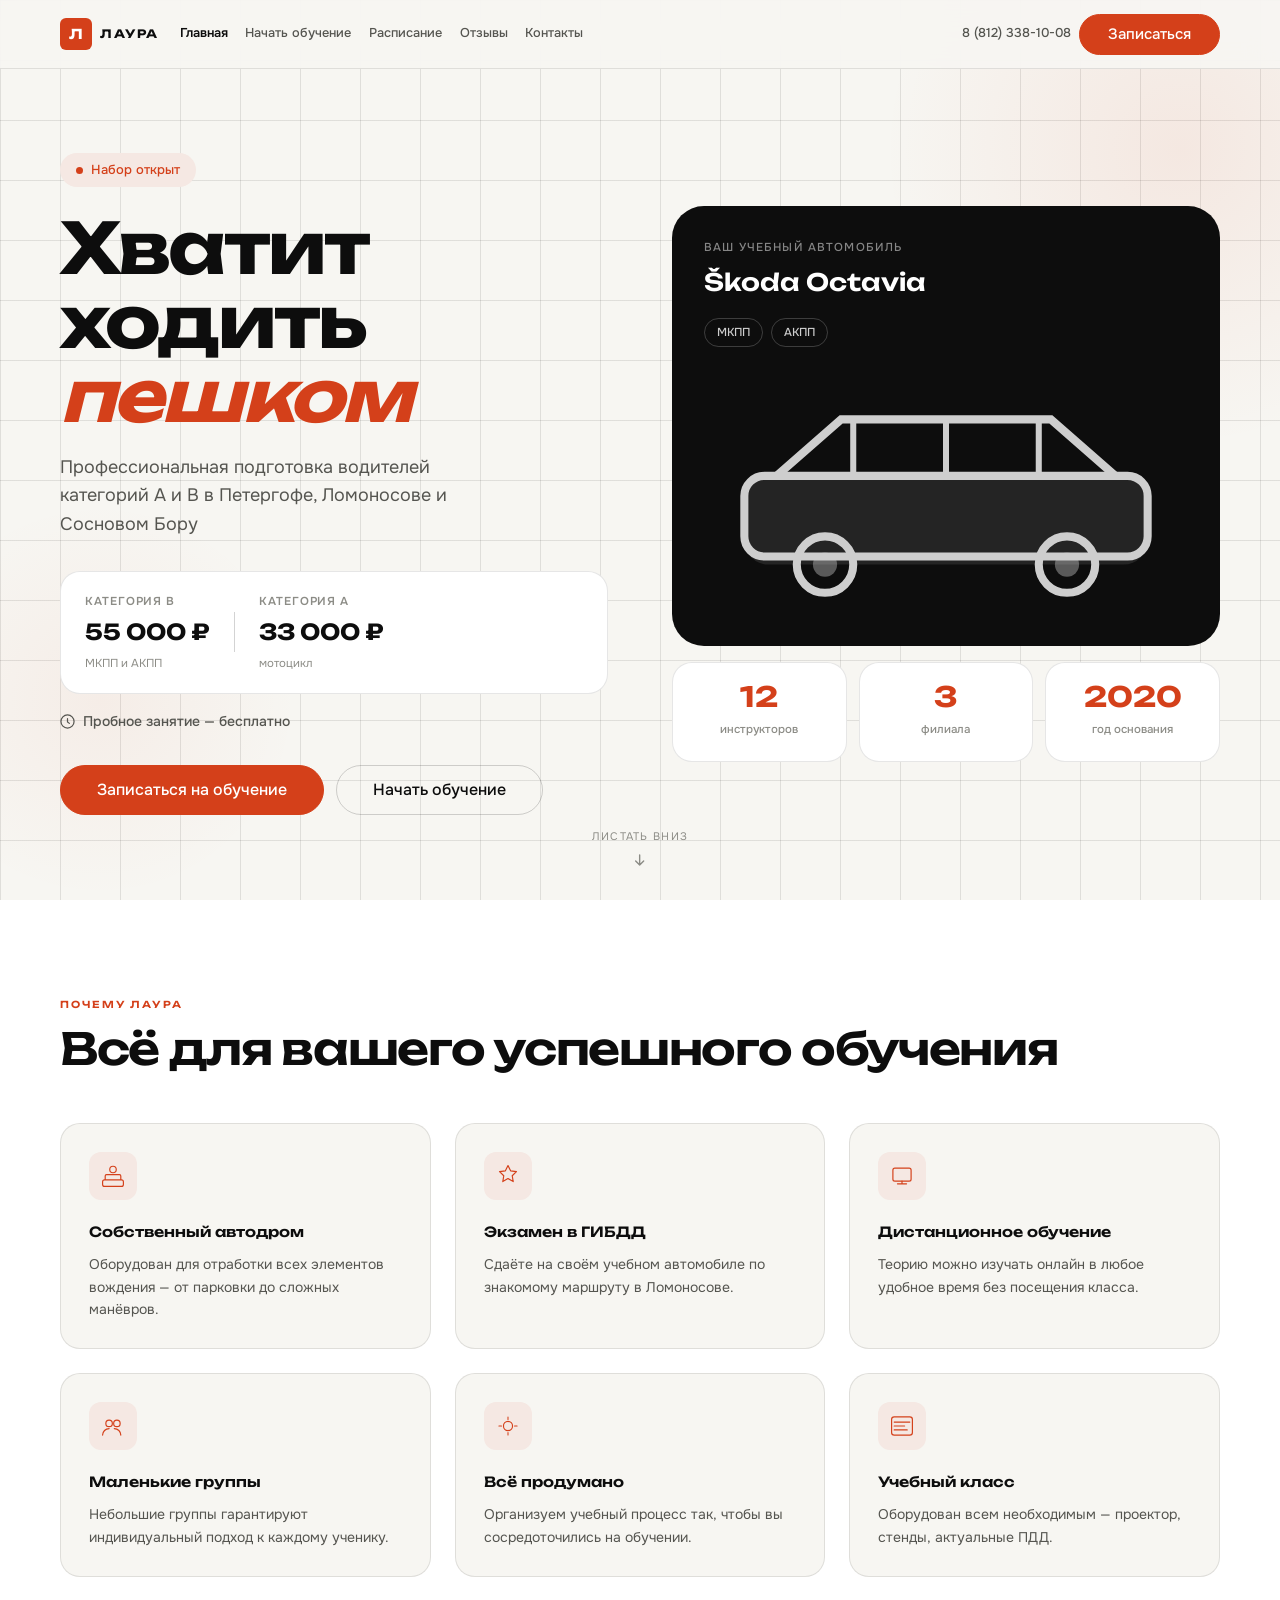
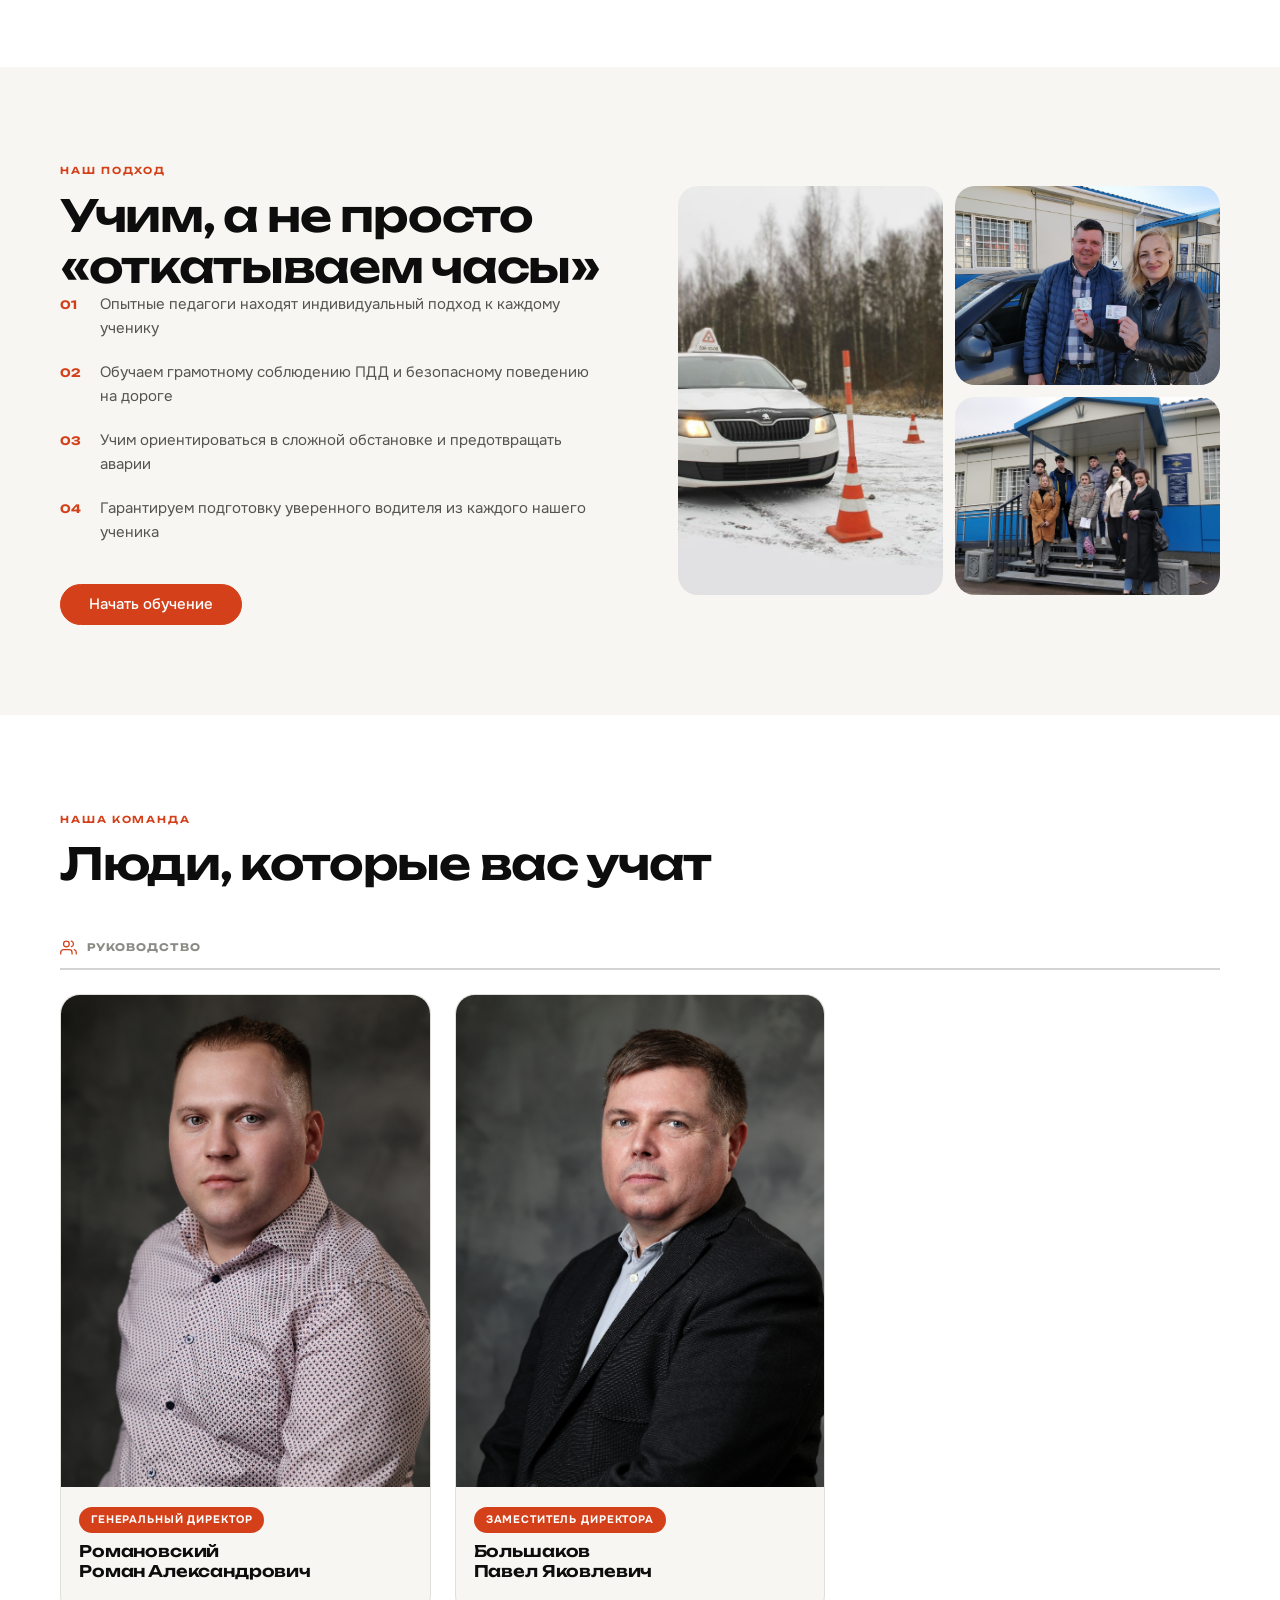
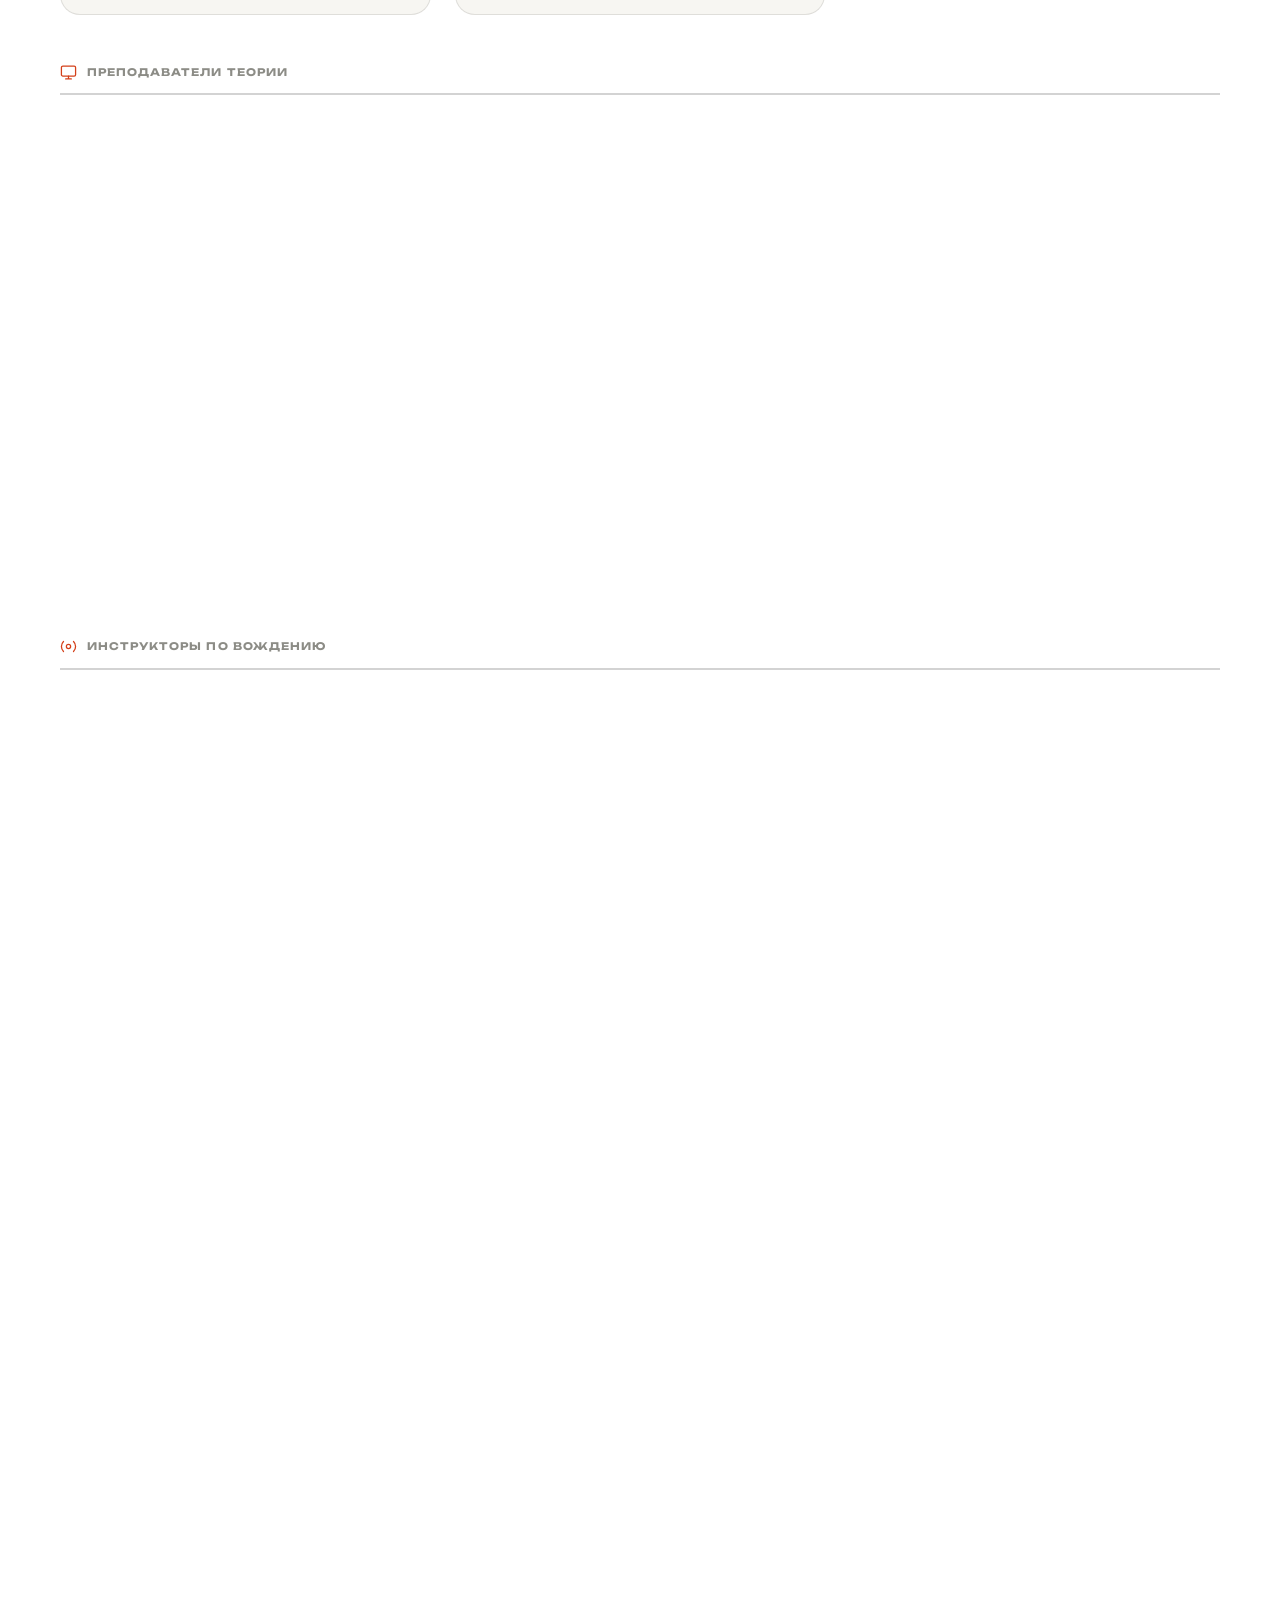
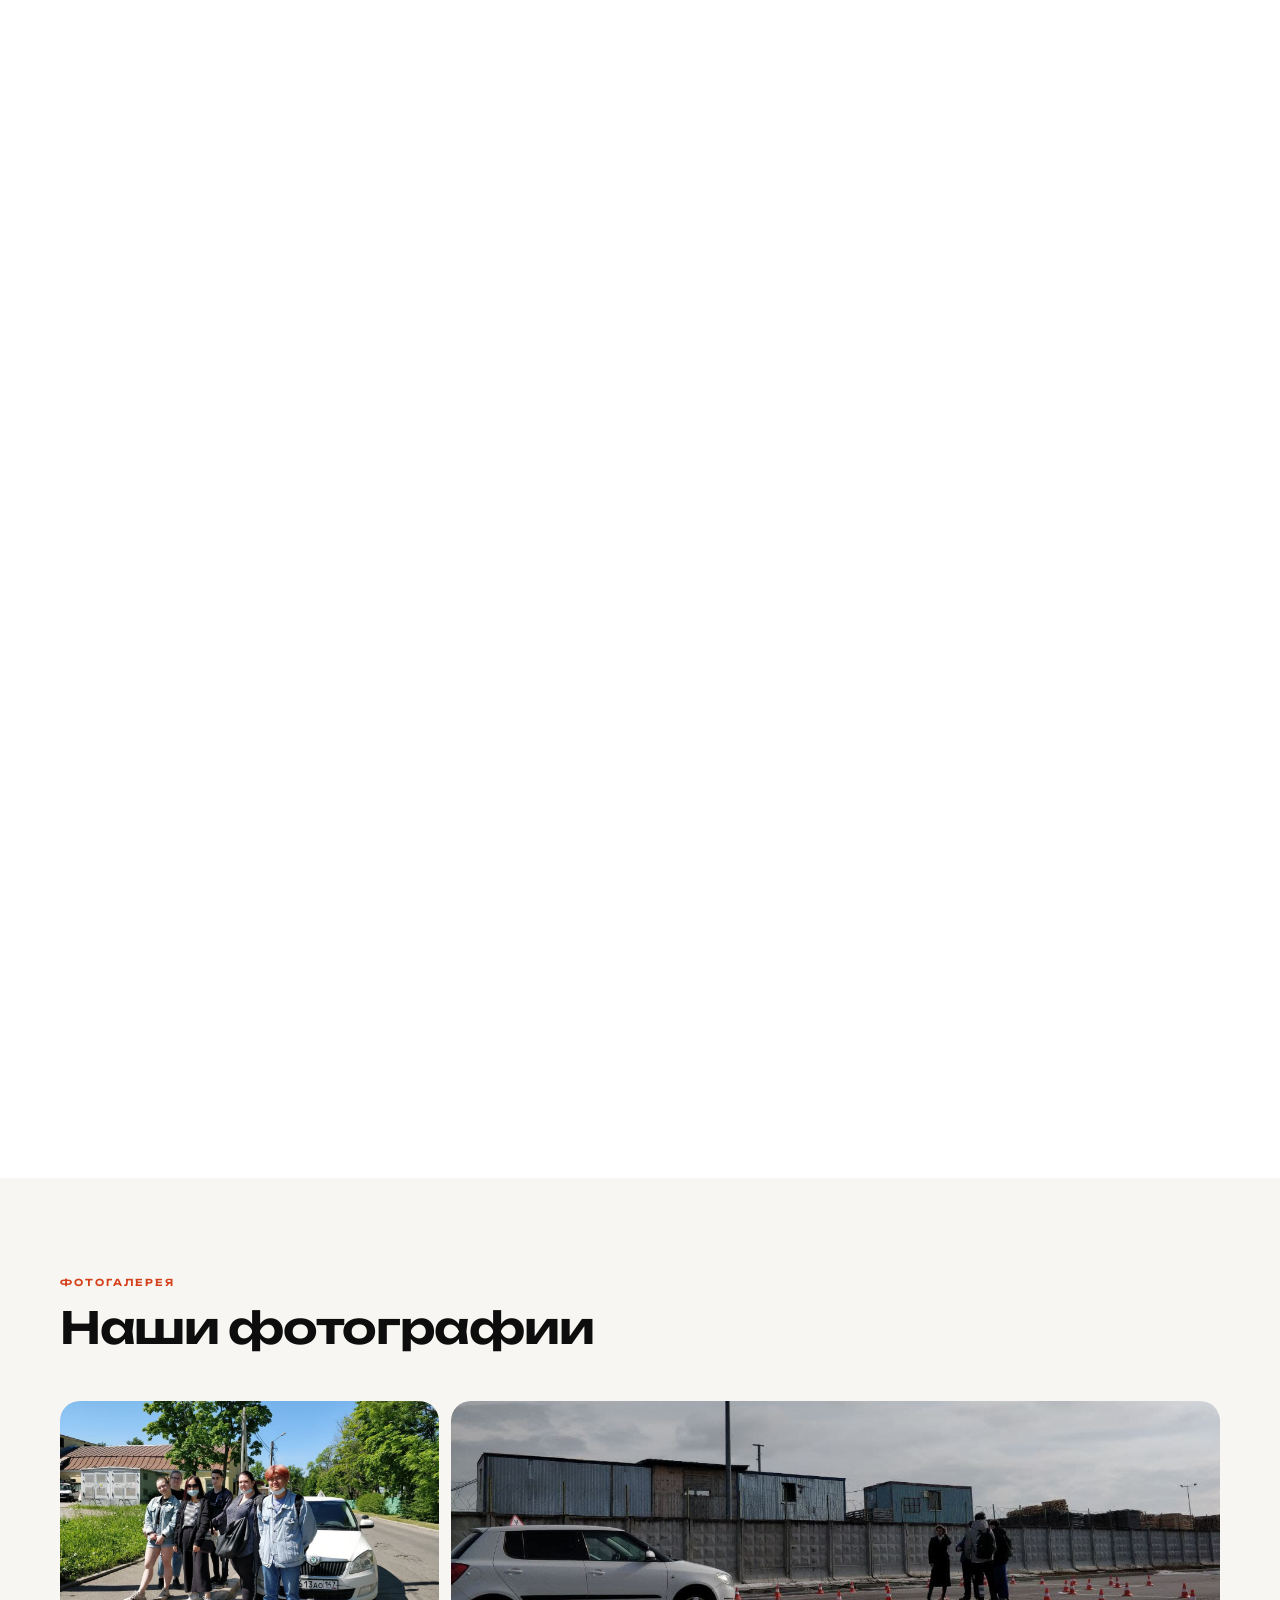
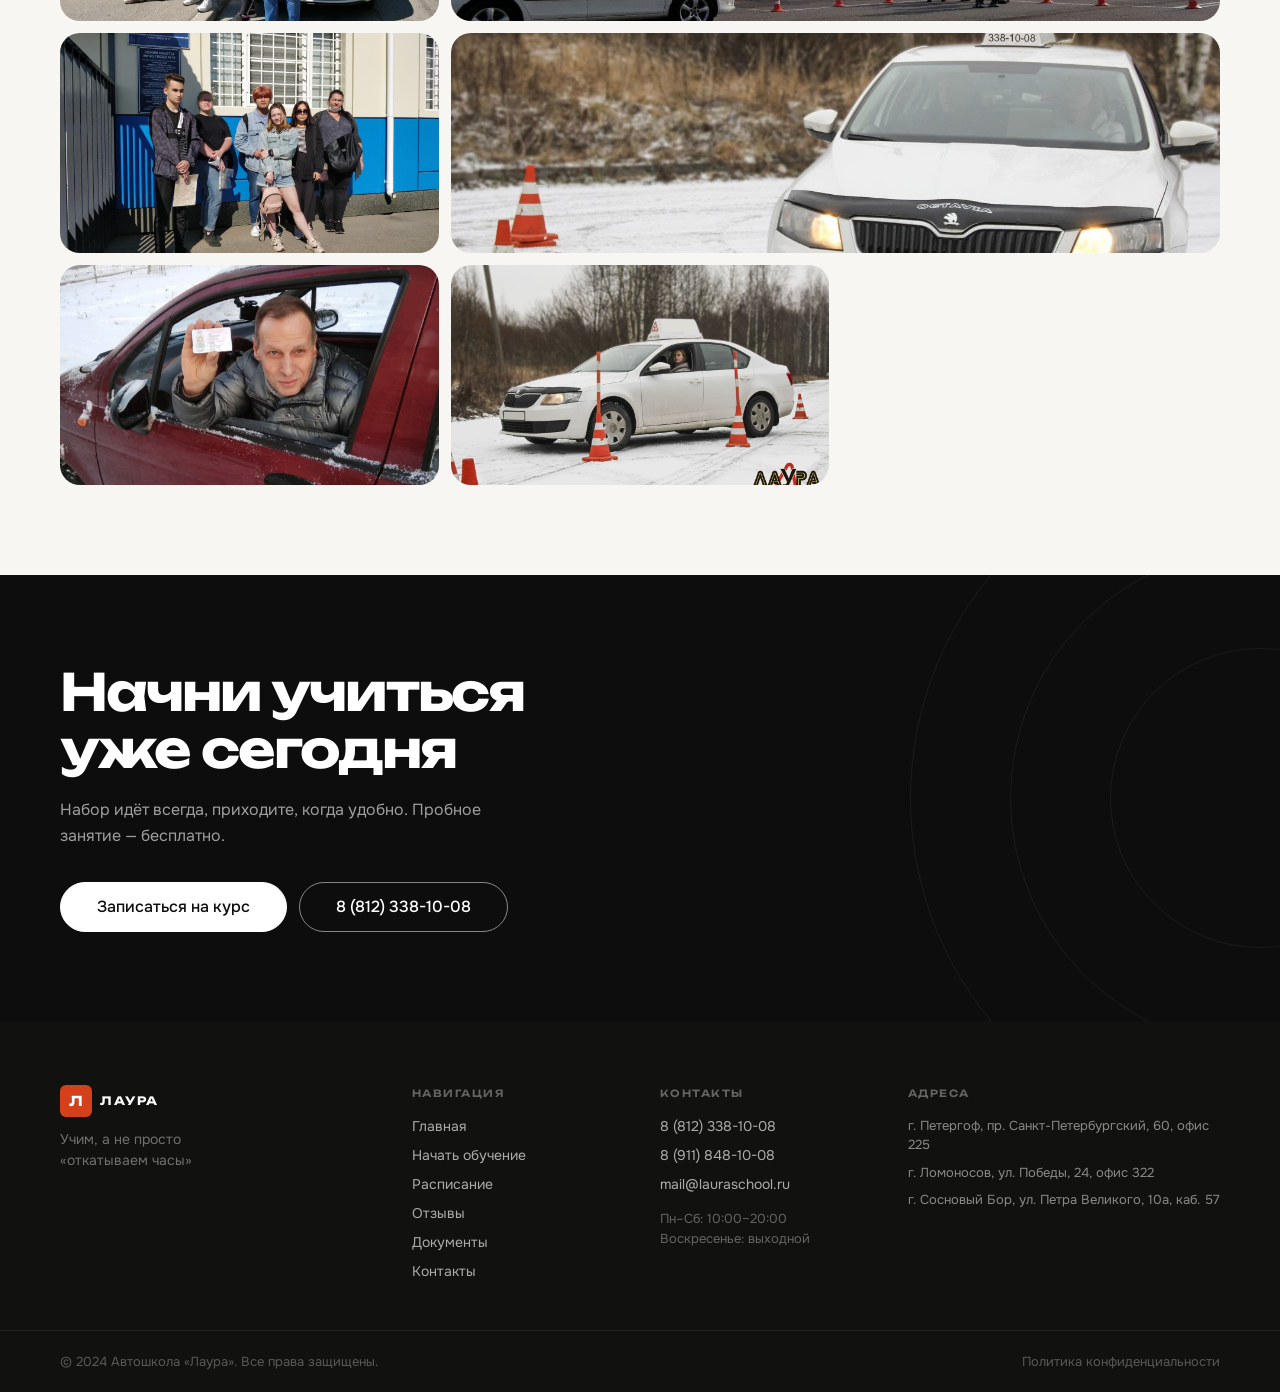
<file: index.html>
<!DOCTYPE html>
<html lang="ru">
<head>
  <meta charset="UTF-8">
  <meta name="viewport" content="width=device-width, initial-scale=1.0">
  <title>Автошкола «Лаура» — Автошкола «Лаура»</title>
  <meta name="description" content="Профессиональная подготовка водителей категории A и B в Петергофе, Ломоносове и Сосновом Бору">
      <!-- favicon -->
  <link rel="apple-touch-icon" sizes="180x180" href="img/favicon/apple-touch-icon.png">
  <link rel="icon" type="image/png" sizes="96x96" href="img/favicon/favicon-96x96.png">
  <link rel="icon" type="image/svg+xml" href="img/favicon/favicon.svg">
  <link rel="shortcut icon" href="img/favicon/favicon.ico">
  <link rel="manifest" href="img/favicon/site.webmanifest">
  <!-- / -->
  <link rel="preconnect" href="https://fonts.googleapis.com">
  <link rel="preconnect" href="https://fonts.gstatic.com" crossorigin>
  <link href="https://fonts.googleapis.com/css2?family=Unbounded:wght@300;400;600;700&family=Onest:wght@300;400;500;600&display=swap" rel="stylesheet">
  <link rel="stylesheet" href="style/main.css">
</head>
<body>
  <header class="header" id="header">
    <div class="header__inner container">
      <a href="index.html" class="logo">
        <span class="logo__mark">Л</span>
        <span class="logo__text">ЛАУРА</span>
      </a>
      <nav class="header__nav" aria-label="Основная навигация">
        <ul class="nav__list">
          <li class="nav__item"><a href="index.html" class="nav__link  nav__link--active">Главная</a></li>
          <li class="nav__item"><a href="start.html" class="nav__link">Начать обучение</a></li>
          <li class="nav__item"><a href="schedule.html" class="nav__link">Расписание</a></li>
          <li class="nav__item"><a href="reviews.html" class="nav__link">Отзывы</a></li>
          <li class="nav__item"><a href="contacts.html" class="nav__link">Контакты</a></li>
        </ul>
      </nav>
      <div class="header__actions">
        <a href="tel:88123381008" class="header__phone">8 (812) 338-10-08</a>
        <button class="btn btn--primary" onclick="openModal()">Записаться</button>
      </div>
      <button class="burger" id="burger" aria-label="Открыть меню" aria-expanded="false">
        <span class="burger__line"></span>
        <span class="burger__line"></span>
        <span class="burger__line"></span>
      </button>
    </div>
    <div class="mobile-menu" id="mobileMenu" aria-hidden="true">
      <ul class="mobile-menu__list">
        <li><a href="index.html" class="mobile-menu__link">Главная</a></li>
        <li><a href="start.html" class="mobile-menu__link">Начать обучение</a></li>
        <li><a href="schedule.html" class="mobile-menu__link">Расписание</a></li>
        <li><a href="reviews.html" class="mobile-menu__link">Отзывы</a></li>
        <li><a href="contacts.html" class="mobile-menu__link">Контакты</a></li>
      </ul>
      <a href="tel:88123381008" class="mobile-menu__phone">8 (812) 338-10-08</a>
      <button class="btn btn--primary" style="width:100%" onclick="openModal()">Записаться</button>
    </div>
  </header>
  <main>
    <section class="hero">
      <div class="hero__bg-grid" aria-hidden="true"></div>
      <div class="hero__glow hero__glow--1" aria-hidden="true"></div>
      <div class="hero__glow hero__glow--2" aria-hidden="true"></div>
      <div class="container hero__inner">
        <div class="hero__content">
          <div class="badge"><span class="badge__dot"></span>Набор открыт</div>
          <h1 class="hero__title">Хватит ходить<br><em>пешком</em></h1>
          <p class="hero__sub">Профессиональная подготовка водителей категорий A и B в Петергофе, Ломоносове и Сосновом Бору</p>
          <div class="prices">
            <div class="prices__item">
              <span class="prices__cat">Категория B</span>
              <span class="prices__val">55 000 ₽</span>
              <span class="prices__note">МКПП и АКПП</span>
            </div>
            <div class="prices__div" aria-hidden="true"></div>
            <div class="prices__item">
              <span class="prices__cat">Категория A</span>
              <span class="prices__val">33 000 ₽</span>
              <span class="prices__note">мотоцикл</span>
            </div>
          </div>
          <div class="hero__trial">
            <svg width="15" height="15" viewBox="0 0 16 16" fill="none"><circle cx="8" cy="8" r="7" stroke="currentColor" stroke-width="1.3"/><path d="M8 5v3.5L10 10" stroke="currentColor" stroke-width="1.3" stroke-linecap="round"/></svg>
            Пробное занятие — бесплатно
          </div>
          <div class="hero__actions">
            <button class="btn btn--primary btn--large" onclick="openModal()">Записаться на обучение</button>
            <a href="start.html" class="btn btn--outline btn--large">Начать обучение</a>
          </div>
        </div>
        <div class="hero__visual" aria-hidden="true">
          <div class="card-car">
            <div class="card-car__label">Ваш учебный автомобиль</div>
            <div class="card-car__model">Škoda Octavia</div>
            <div class="card-car__tags">
              <span class="tag">МКПП</span><span class="tag">АКПП</span>
            </div>
            <div class="card-car__icon">
              <svg viewBox="0 0 120 58" fill="none">
                <rect x="10" y="26" width="100" height="22" rx="6" fill="currentColor" opacity=".12"/>
                <path d="M18 26L34 12L86 12L102 26" stroke="currentColor" stroke-width="2" fill="none"/>
                <rect x="10" y="26" width="100" height="20" rx="5" stroke="currentColor" stroke-width="2" fill="none"/>
                <circle cx="30" cy="48" r="7" stroke="currentColor" stroke-width="2" fill="none"/>
                <circle cx="30" cy="48" r="3" fill="currentColor" opacity=".4"/>
                <circle cx="90" cy="48" r="7" stroke="currentColor" stroke-width="2" fill="none"/>
                <circle cx="90" cy="48" r="3" fill="currentColor" opacity=".4"/>
                <line x1="37" y1="12" x2="37" y2="26" stroke="currentColor" stroke-width="1.5"/>
                <line x1="60" y1="12" x2="60" y2="26" stroke="currentColor" stroke-width="1.5"/>
                <line x1="83" y1="12" x2="83" y2="26" stroke="currentColor" stroke-width="1.5"/>
              </svg>
            </div>
          </div>
          <div class="stat-cards">
            <div class="stat-card"><span class="stat-card__num">12</span><span class="stat-card__label">инструкторов</span></div>
            <div class="stat-card"><span class="stat-card__num">3</span><span class="stat-card__label">филиала</span></div>
            <div class="stat-card"><span class="stat-card__num">2020</span><span class="stat-card__label">год основания</span></div>
          </div>
        </div>
      </div>
      <a href="#advantages" class="hero__scroll" aria-label="Прокрутить вниз">
        <span>Листать вниз</span>
        <svg width="16" height="16" viewBox="0 0 16 16" fill="none"><path d="M8 3v10M4 9l4 4 4-4" stroke="currentColor" stroke-width="1.4" stroke-linecap="round" stroke-linejoin="round"/></svg>
      </a>
    </section>

    <section class="advantages section" id="advantages">
      <div class="container">
        <div class="section__header">
          <span class="section__label">Почему Лаура</span>
          <h2 class="section__title">Всё для вашего успешного обучения</h2>
        </div>
        <ul class="adv-grid" role="list">
          <li class="adv-card"><div class="adv-card__icon"><svg viewBox="0 0 40 40" fill="none"><rect x="4" y="26" width="32" height="10" rx="3" stroke="currentColor" stroke-width="1.8"/><path d="M8 26V20a2 2 0 012-2h20a2 2 0 012 2v6" stroke="currentColor" stroke-width="1.8"/><circle cx="20" cy="10" r="5" stroke="currentColor" stroke-width="1.8"/></svg></div><h3 class="adv-card__title">Собственный автодром</h3><p class="adv-card__text">Оборудован для отработки всех элементов вождения — от парковки до сложных манёвров.</p></li>
          <li class="adv-card"><div class="adv-card__icon"><svg viewBox="0 0 40 40" fill="none"><path d="M20 4l4 8 9 1.3-6.5 6.3 1.5 9L20 24l-8 4.6 1.5-9L7 13.3l9-1.3L20 4z" stroke="currentColor" stroke-width="1.8" stroke-linejoin="round"/></svg></div><h3 class="adv-card__title">Экзамен в ГИБДД</h3><p class="adv-card__text">Сдаёте на своём учебном автомобиле по знакомому маршруту в Ломоносове.</p></li>
          <li class="adv-card"><div class="adv-card__icon"><svg viewBox="0 0 40 40" fill="none"><rect x="6" y="8" width="28" height="20" rx="3" stroke="currentColor" stroke-width="1.8"/><path d="M13 32h14M20 28v4" stroke="currentColor" stroke-width="1.8" stroke-linecap="round"/></svg></div><h3 class="adv-card__title">Дистанционное обучение</h3><p class="adv-card__text">Теорию можно изучать онлайн в любое удобное время без посещения класса.</p></li>
          <li class="adv-card"><div class="adv-card__icon"><svg viewBox="0 0 40 40" fill="none"><circle cx="14" cy="16" r="5" stroke="currentColor" stroke-width="1.8"/><circle cx="26" cy="16" r="5" stroke="currentColor" stroke-width="1.8"/><path d="M4 34c0-5.5 4.5-10 10-10" stroke="currentColor" stroke-width="1.8" stroke-linecap="round"/><path d="M22 24c5.5 0 10 4.5 10 10" stroke="currentColor" stroke-width="1.8" stroke-linecap="round"/></svg></div><h3 class="adv-card__title">Маленькие группы</h3><p class="adv-card__text">Небольшие группы гарантируют индивидуальный подход к каждому ученику.</p></li>
          <li class="adv-card"><div class="adv-card__icon"><svg viewBox="0 0 40 40" fill="none"><circle cx="20" cy="20" r="7" stroke="currentColor" stroke-width="1.8"/><path d="M20 6v4M20 30v4M6 20h4M30 20h4" stroke="currentColor" stroke-width="1.6" stroke-linecap="round"/></svg></div><h3 class="adv-card__title">Всё продумано</h3><p class="adv-card__text">Организуем учебный процесс так, чтобы вы сосредоточились на обучении.</p></li>
          <li class="adv-card"><div class="adv-card__icon"><svg viewBox="0 0 40 40" fill="none"><path d="M8 14h24M8 20h16M8 26h20" stroke="currentColor" stroke-width="1.8" stroke-linecap="round"/><rect x="4" y="6" width="32" height="28" rx="4" stroke="currentColor" stroke-width="1.8"/></svg></div><h3 class="adv-card__title">Учебный класс</h3><p class="adv-card__text">Оборудован всем необходимым — проектор, стенды, актуальные ПДД.</p></li>
        </ul>
      </div>
    </section>

    <section class="why section">
      <div class="container why__grid">
        <div>
          <span class="section__label">Наш подход</span>
          <h2 class="section__title">Учим, а не просто «откатываем часы»</h2>
          <div class="why__pts">
            <div class="why__pt"><div class="why__num">01</div><p>Опытные педагоги находят индивидуальный подход к каждому ученику</p></div>
            <div class="why__pt"><div class="why__num">02</div><p>Обучаем грамотному соблюдению ПДД и безопасному поведению на дороге</p></div>
            <div class="why__pt"><div class="why__num">03</div><p>Учим ориентироваться в сложной обстановке и предотвращать аварии</p></div>
            <div class="why__pt"><div class="why__num">04</div><p>Гарантируем подготовку уверенного водителя из каждого нашего ученика</p></div>
          </div>
          <a href="start.html" class="btn btn--primary">Начать обучение</a>
        </div>
        <div class="gal-grid">
          <div class="gal-item gal-item--tall"><img src="img/gallery/les1.jpg" alt="Урок вождения" loading="lazy"></div>
          <div class="gal-item"><img src="img/gallery/together.jpeg" alt="Команда" loading="lazy"></div>
          <div class="gal-item"><img src="img/gallery/students.jpg" alt="Ученики" loading="lazy"></div>
        </div>
      </div>
    </section>
    <section class="team section" id="team">
      <div class="container">
        <div class="section__header">
          <span class="section__label">Наша команда</span>
          <h2 class="section__title">Люди, которые вас учат</h2>
        </div>

        <div class="team-group">
          <h3 class="team-group__title"><svg width="17" height="17" viewBox="0 0 24 24" fill="none" stroke="currentColor" stroke-width="1.8" stroke-linecap="round"><path d="M17 21v-2a4 4 0 00-4-4H5a4 4 0 00-4 4v2"/><circle cx="9" cy="7" r="4"/><path d="M23 21v-2a4 4 0 00-3-3.87M16 3.13a4 4 0 010 7.75"/></svg> Руководство</h3>
          <ul class="instr-grid instr-grid--leaders" role="list">
          <li class="instr-card instr-card--leader">
            <div class="instr-card__photo"><img src="img/team/Romanovsky.jpg" alt="Романовский Роман Александрович — директор автошколы Лаура" loading="lazy"></div>
            <div class="instr-card__body">
              <div class="instr-card__role">Генеральный директор</div>
              <h3 class="instr-card__name">Романовский<br>Роман Александрович</h3>
            </div>
          </li>
          <li class="instr-card instr-card--leader">
            <div class="instr-card__photo"><img src="img/team/Bolshakov.jpg" alt="Большаков Павел Яковлевич" loading="lazy"></div>
            <div class="instr-card__body">
              <div class="instr-card__role">Заместитель директора</div>
              <h3 class="instr-card__name">Большаков<br>Павел Яковлевич</h3>
            </div>
          </li>
          </ul>
        </div>

        <div class="team-group">
          <h3 class="team-group__title"><svg width="17" height="17" viewBox="0 0 24 24" fill="none" stroke="currentColor" stroke-width="1.8" stroke-linecap="round"><rect x="2" y="3" width="20" height="14" rx="2"/><path d="M8 21h8M12 17v4"/></svg> Преподаватели теории</h3>
          <ul class="instr-grid instr-grid--teach" role="list">
          <li class="instr-card">
            <div class="instr-card__photo"><img src="img/team/Orlov.jpg" alt="Орлов Николай Иванович" loading="lazy"></div>
            <div class="instr-card__body">
              <h3 class="instr-card__name">Орлов<br>Николай Иванович</h3>
              <ul class="instr-card__info">
                <li><span>Преподаёт с</span> 2001 г.</li>
                <li><span>Стаж вождения с</span> 1979 г.</li>
                <li><span>Образование</span> ЛенВОКУ им. С.М. Кирова, инженер</li>
                <li><span>Категории</span><div class="instr-card__cats"><span class="cat">A</span><span class="cat">B</span><span class="cat">C</span><span class="cat">D</span></div></li>
              </ul>
            </div>
          </li>
          <li class="instr-card">
            <div class="instr-card__photo"><img src="img/team/Chichenko.jpg" alt="Чиченко Олег Владимирович" loading="lazy"></div>
            <div class="instr-card__body">
              <h3 class="instr-card__name">Чиченко<br>Олег Владимирович</h3>
              <ul class="instr-card__info">
                <li><span>Преподаёт с</span> 2014 г.</li>
                <li><span>Стаж вождения с</span> 1980 г.</li>
                <li><span>Образование</span> ЛенВОКУ им. С.М. Кирова, инженер</li>
                <li><span>Категории</span><div class="instr-card__cats"><span class="cat">A</span><span class="cat">B</span><span class="cat">C</span></div></li>
              </ul>
            </div>
          </li>
          </ul>
        </div>

        <div class="team-group">
          <h3 class="team-group__title"><svg width="17" height="17" viewBox="0 0 24 24" fill="none" stroke="currentColor" stroke-width="1.8" stroke-linecap="round"><circle cx="12" cy="12" r="3"/><path d="M19.07 4.93a10 10 0 010 14.14M4.93 4.93a10 10 0 000 14.14"/></svg> Инструкторы по вождению</h3>
          <ul class="instr-grid" role="list">
          <li class="instr-card">
            <div class="instr-card__photo"><img src="img/team/Konstantinov.jpg" alt="Константинов Владимир Андреевич" loading="lazy"></div>
            <div class="instr-card__body">
              <h3 class="instr-card__name">Константинов<br>Владимир Андреевич</h3>
              <ul class="instr-card__info">
                <li><span>Преподаёт с</span> 2020 г.</li>
                <li><span>Стаж вождения с</span> 2012 г.</li>
                <li><span>Образование</span> СПбГЛТА, инженер</li>
                <li><span>Категории</span><div class="instr-card__cats"><span class="cat">B</span><span class="cat">C</span><span class="cat">D</span></div></li>
              </ul>
            </div>
          </li>
          <li class="instr-card">
            <div class="instr-card__photo"><img src="img/team/Beketov.jpg" alt="Бекетов Герман Сергеевич" loading="lazy"></div>
            <div class="instr-card__body">
              <h3 class="instr-card__name">Бекетов<br>Герман Сергеевич</h3>
              <ul class="instr-card__info">
                <li><span>Преподаёт с</span> 2020 г.</li>
                <li><span>Стаж вождения с</span> 2010 г.</li>
                <li><span>Образование</span> СПбГАУ, инженер</li>
                <li><span>Категории</span><div class="instr-card__cats"><span class="cat">A</span><span class="cat">B</span><span class="cat">C</span></div></li>
              </ul>
            </div>
          </li>
          <li class="instr-card">
            <div class="instr-card__photo"><img src="img/team/Serov.jpg" alt="Серов Илья Владимирович" loading="lazy"></div>
            <div class="instr-card__body">
              <h3 class="instr-card__name">Серов<br>Илья Владимирович</h3>
              <ul class="instr-card__info">
                <li><span>Преподаёт с</span> 2020 г.</li>
                <li><span>Стаж вождения с</span> 2010 г.</li>
                <li><span>Образование</span> МГУТУ, технолог</li>
                <li><span>Категории</span><div class="instr-card__cats"><span class="cat">A</span><span class="cat">B</span><span class="cat">C</span></div></li>
              </ul>
            </div>
          </li>
          <li class="instr-card">
            <div class="instr-card__photo"><img src="img/team/Grigoriev.jpg" alt="Григорьев Дмитрий Сергеевич" loading="lazy"></div>
            <div class="instr-card__body">
              <h3 class="instr-card__name">Григорьев<br>Дмитрий Сергеевич</h3>
              <ul class="instr-card__info">
                <li><span>Преподаёт с</span> 2017 г.</li>
                <li><span>Стаж вождения с</span> 2005 г.</li>
                <li><span>Образование</span> Смольный РАО, экономист</li>
                <li><span>Категории</span><div class="instr-card__cats"><span class="cat">A</span><span class="cat">B</span><span class="cat">C</span><span class="cat">D</span></div></li>
              </ul>
            </div>
          </li>
          <li class="instr-card">
            <div class="instr-card__photo"><img src="img/team/Plotnikov.jpg" alt="Плотников Борис Владимирович" loading="lazy"></div>
            <div class="instr-card__body">
              <h3 class="instr-card__name">Плотников<br>Борис Владимирович</h3>
              <ul class="instr-card__info">
                <li><span>Преподаёт с</span> 2010 г.</li>
                <li><span>Стаж вождения с</span> 2005 г.</li>
                <li><span>Образование</span> СГАУ им. Вавилова, инженер-механик</li>
                <li><span>Категории</span><div class="instr-card__cats"><span class="cat">B</span></div></li>
              </ul>
            </div>
          </li>
          <li class="instr-card">
            <div class="instr-card__photo"><img src="img/team/Burtsev.jpg" alt="Бурцев Андрей Юрьевич" loading="lazy"></div>
            <div class="instr-card__body">
              <h3 class="instr-card__name">Бурцев<br>Андрей Юрьевич</h3>
              <ul class="instr-card__info">
                <li><span>Преподаёт с</span> 2022 г.</li>
                <li><span>Стаж вождения с</span> 1988 г.</li>
                <li><span>Образование</span> СПбГАСУ, инженер</li>
                <li><span>Категории</span><div class="instr-card__cats"><span class="cat">B</span><span class="cat">C</span></div></li>
              </ul>
            </div>
          </li>
          <li class="instr-card">
            <div class="instr-card__photo"><img src="img/team/Polatov.jpg" alt="Полатов Азатбай Жумаевич" loading="lazy"></div>
            <div class="instr-card__body">
              <h3 class="instr-card__name">Полатов<br>Азатбай Жумаевич</h3>
              <ul class="instr-card__info">
                <li><span>Преподаёт с</span> 1990 г.</li>
                <li><span>Стаж вождения с</span> 1979 г.</li>
                <li><span>Образование</span> ЛПИ им. М.И. Калинина, инженер</li>
                <li><span>Категории</span><div class="instr-card__cats"><span class="cat">A</span><span class="cat">B</span><span class="cat">C</span><span class="cat">D</span></div></li>
              </ul>
            </div>
          </li>
          <li class="instr-card">
            <div class="instr-card__photo"><img src="img/team/Vorobiev.jpg" alt="Воробьев Александр Сергеевич" loading="lazy"></div>
            <div class="instr-card__body">
              <h3 class="instr-card__name">Воробьев<br>Александр Сергеевич</h3>
              <ul class="instr-card__info">
                <li><span>Преподаёт с</span> 2016 г.</li>
                <li><span>Стаж вождения с</span> 2002 г.</li>
                <li><span>Образование</span> Высшее, СПбГАСУ (инженер)</li>
                <li><span>Категории</span><div class="instr-card__cats"><span class="cat">A</span><span class="cat">B</span><span class="cat">C</span><span class="cat">D</span><span class="cat">E</span></div></li>
              </ul>
            </div>
          </li>
          <li class="instr-card">
            <div class="instr-card__photo "><img src="img/team/Alena.jpg"></div>
            <div class="instr-card__body">
              <h3 class="instr-card__name">Федорова<br>Алёна Кирилловна</h3>
              <ul class="instr-card__info">
                <li><span>Преподаёт с</span> 2025 г.</li>
                <li><span>Стаж вождения с</span> 2011 г.</li>
                <li><span>Образование</span> МУ им. С.Ю. Витте, гос. и муниц. управление</li>
                <li><span>Категории</span><div class="instr-card__cats"><span class="cat">B</span></div></li>
              </ul>
            </div>
          </li>
          <li class="instr-card">
               <div class="instr-card__photo "><img src="img/team/Katya.jpg"></div>
            <div class="instr-card__body">
              <h3 class="instr-card__name">Смирнова<br>Екатерина Витальевна</h3>
              <ul class="instr-card__info">
                <li><span>Преподаёт с</span> 2023 г.</li>
                <li><span>Стаж вождения с</span> 2021 г.</li>
                <li><span>Образование</span> СПбГУПТД, экономист</li>
                <li><span>Категории</span><div class="instr-card__cats"><span class="cat">B</span><span class="cat">C</span></div></li>
              </ul>
            </div>
          </li>
          </ul>
        </div>
      </div>
    </section>

    <section class="photo-gallery section">
      <div class="container">
        <div class="section__header">
          <span class="section__label">Фотогалерея</span>
          <h2 class="section__title">Наши фотографии</h2>
        </div>
        <div class="photo-grid">
          <div class="photo-item"><img src="img/gallery/students-2.jpg" alt="Ученики" loading="lazy"></div>
          <div class="photo-item photo-item--wide"><img src="img/gallery/process.jpg" alt="Процесс обучения" loading="lazy"></div>
          <div class="photo-item"><img src="img/gallery/students-3.jpg" alt="Студенты" loading="lazy"></div>
          <div class="photo-item photo-item--wide"><img src="img/gallery/les2.jpg" alt="Урок" loading="lazy"></div>
          <div class="photo-item"><img src="img/gallery/students-4.jpg" alt="Обучение" loading="lazy"></div>
          <div class="photo-item"><img src="img/gallery/les3.jpg" alt="Занятие" loading="lazy"></div>
        </div>
      </div>
    </section>
    <section class="cta">
      <div class="container cta__inner">
        <div class="cta__body">
          <h2 class="cta__title">Начни учиться<br>уже сегодня</h2>
          <p class="cta__text">Набор идёт всегда, приходите, когда удобно. Пробное занятие — бесплатно.</p>
          <div class="cta__btns">
            <button class="btn btn--white btn--large" onclick="openModal()">Записаться на курс</button>
            <a href="tel:88123381008" class="btn btn--outline-white btn--large">8 (812) 338-10-08</a>
          </div>
        </div>
        <div class="cta__rings" aria-hidden="true">
          <div class="cta__ring cta__ring--1"></div>
          <div class="cta__ring cta__ring--2"></div>
          <div class="cta__ring cta__ring--3"></div>
        </div>
      </div>
    </section>
  </main>
  <footer class="footer">
    <div class="container">
      <div class="footer__grid">
        <div>
          <a href="index.html" class="logo">
            <span class="logo__mark">Л</span>
            <span class="logo__text" style="color:#fff">ЛАУРА</span>
          </a>
          <p class="footer__tag">Учим, а не просто<br>«откатываем часы»</p>
        </div>
        <div>
          <p class="footer__ttl">Навигация</p>
          <ul class="footer__list">
            <li><a href="index.html">Главная</a></li>
            <li><a href="start.html">Начать обучение</a></li>
            <li><a href="schedule.html">Расписание</a></li>
            <li><a href="reviews.html">Отзывы</a></li>
            <li><a href="documents.html">Документы</a></li>
            <li><a href="contacts.html">Контакты</a></li>
          </ul>
        </div>
        <div>
          <p class="footer__ttl">Контакты</p>
          <ul class="footer__list">
            <li><a href="tel:88123381008">8 (812) 338-10-08</a></li>
            <li><a href="tel:89118481008">8 (911) 848-10-08</a></li>
            <li><a href="mailto:mail@lauraschool.ru">mail@lauraschool.ru</a></li>
          </ul>
          <p class="footer__hrs">Пн–Сб: 10:00–20:00<br>Воскресенье: выходной</p>
        </div>
        <div class="footer__addr-col">
          <p class="footer__ttl">Адреса</p>
          <ul class="footer__list">
            <li>г. Петергоф, пр. Санкт-Петербургский, 60, офис 225</li>
            <li>г. Ломоносов, ул. Победы, 24, офис 322</li>
            <li>г. Сосновый Бор, ул. Петра Великого, 10а, каб. 57</li>
          </ul>
        </div>
      </div>
    </div>
    <div class="footer__bot">
      <div class="container">
        <p>© 2024 Автошкола «Лаура». Все права защищены.</p>
        <a href="img/documents/privat-policy.pdf" target="_blank" rel="noopener">Политика конфиденциальности</a>
      </div>
    </div>
  </footer>
   <!-- MODAL -->
  <!-- MODAL -->
  <div class="modal-overlay" id="modalOverlay" aria-hidden="true" role="dialog" aria-modal="true" aria-label="Запись на курс">
    <div class="modal">
      <button class="modal__close" onclick="closeModal()" aria-label="Закрыть">
        <svg width="18" height="18" viewBox="0 0 20 20" fill="none"><path d="M4 4l12 12M16 4L4 16" stroke="currentColor" stroke-width="1.8" stroke-linecap="round"/></svg>
      </button>
      <h2 class="modal__title">Записаться на курс</h2>
      <p class="modal__sub">Оставьте заявку — мы перезвоним в ближайшее время</p>
      <form class="modal__form" onsubmit="submitForm(event)" novalidate>
        <div class="field">
          <label class="field__lbl" for="m-name">Ваше имя</label>
          <input class="field__inp" type="text" id="m-name" name="name" placeholder="Иван Иванов" required autocomplete="name">
          <!-- FIX: добавлен элемент для вывода ошибки имени -->
          <span class="field__err" id="m-name-err"></span>
        </div>
        <div class="field">
          <label class="field__lbl" for="m-phone">Номер телефона</label>
          <!-- FIX: добавлен phone-wrap с префиксом +7, маска работает
               так же как в контактной форме, getFullPhone() корректен -->
          <div class="phone-wrap">
            <span class="phone-prefix">+7</span>
            <input class="field__inp phone-inp" type="tel" id="m-phone" name="phone"
              placeholder="(___) ___-__-__" maxlength="15" autocomplete="tel" required>
          </div>
          <span class="field__err" id="m-phone-err"></span>
        </div>
        <div class="field">
          <label class="field__lbl" for="m-cat">Категория</label>
          <select class="field__inp" id="m-cat" name="category">
            <option value="B">Категория B (автомобиль)</option>
            <option value="A">Категория A (мотоцикл)</option>
          </select>
        </div>
        <div class="field">
          <label class="field__lbl" for="m-branch">Выберите филиал</label>
          <select class="field__inp" id="m-branch" name="branch">
            <option value="">— Любой удобный —</option>
            <option value="peterhof">Петергоф — пр. Санкт-Петербургский, 60</option>
            <option value="lomonosov">Ломоносов — ул. Победы, 24</option>
            <option value="sosnovy-bor">Сосновый Бор — ул. Петра Великого, 10а</option>
          </select>
        </div>
        <button type="submit" class="btn btn--primary btn--full">Отправить заявку</button>
        <p class="modal__privacy">Нажимая кнопку, вы соглашаетесь на <a href="img/documents/privat-policy.pdf" target="_blank">обработку персональных данных</a></p>
      </form>
    </div>
  </div>
  <script src="javascript/main.js"></script>
</body>
</html>
</file>
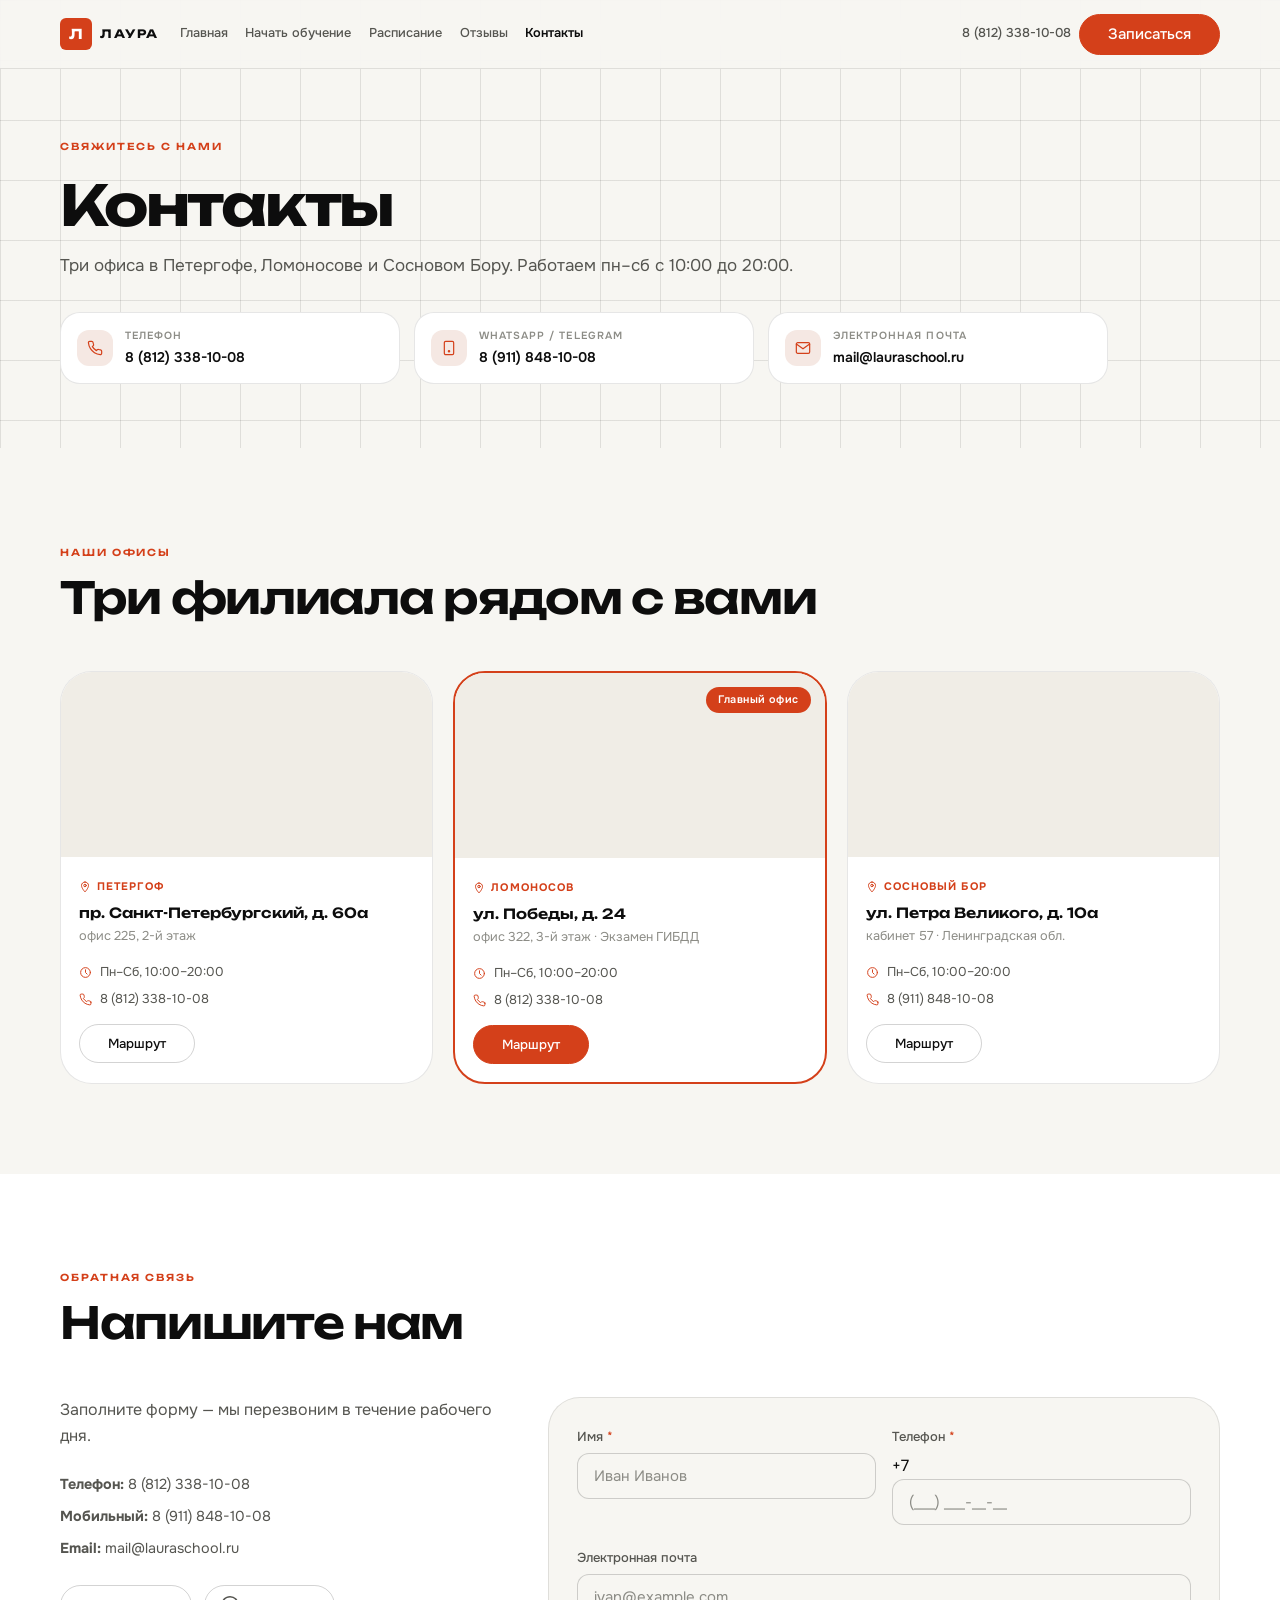
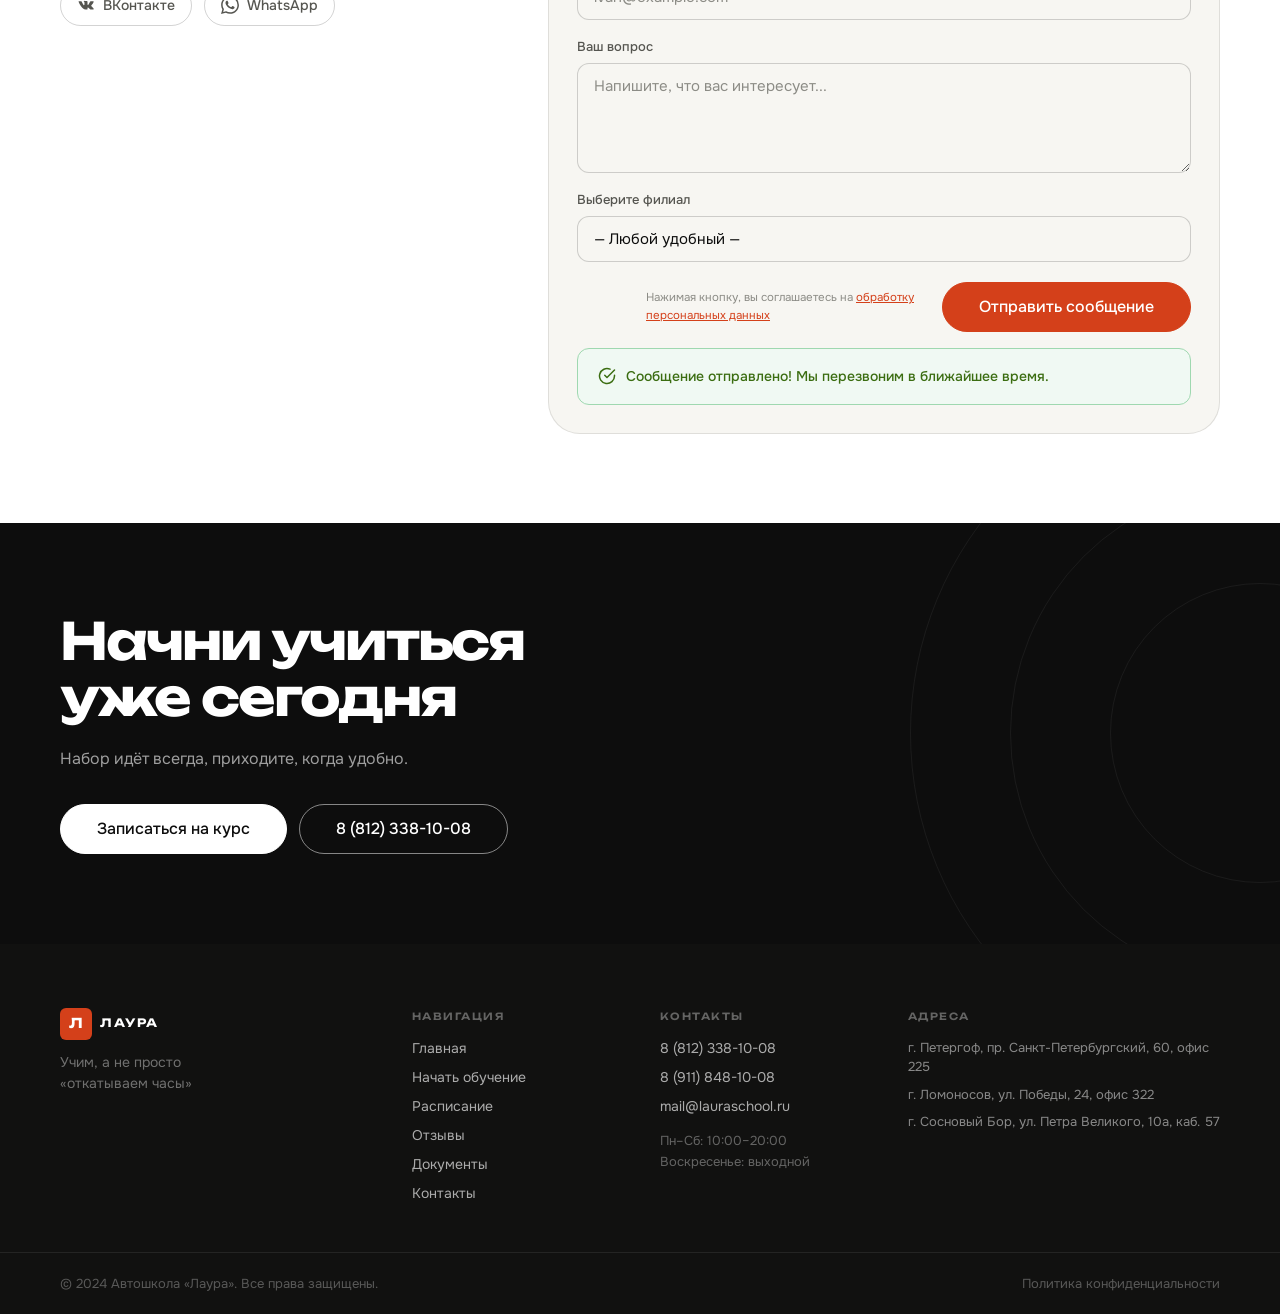
<file: contacts.html>
<!DOCTYPE html>
<html lang="ru">
<head>
  <meta charset="UTF-8">
  <meta name="viewport" content="width=device-width, initial-scale=1.0">
  <title>Контакты — Автошкола «Лаура»</title>
  <meta name="description" content="Контакты автошколы Лаура — адреса, телефоны, форма обратной связи">
    <!-- favicon -->
  <link rel="apple-touch-icon" sizes="180x180" href="img/favicon/apple-touch-icon.png">
  <link rel="icon" type="image/png" sizes="96x96" href="img/favicon/favicon-96x96.png">
  <link rel="icon" type="image/svg+xml" href="img/favicon/favicon.svg">
  <link rel="shortcut icon" href="img/favicon/favicon.ico">
  <link rel="manifest" href="img/favicon/site.webmanifest">
  <!-- / -->
  <link rel="preconnect" href="https://fonts.googleapis.com">
  <link rel="preconnect" href="https://fonts.gstatic.com" crossorigin>
  <link href="https://fonts.googleapis.com/css2?family=Unbounded:wght@300;400;600;700&family=Onest:wght@300;400;500;600&display=swap" rel="stylesheet">
  <link rel="stylesheet" href="style/main.css">
</head>
<body>
  <header class="header" id="header">
    <div class="header__inner container">
      <a href="index.html" class="logo">
        <span class="logo__mark">Л</span>
        <span class="logo__text">ЛАУРА</span>
      </a>
      <nav class="header__nav" aria-label="Основная навигация">
        <ul class="nav__list">
          <li class="nav__item"><a href="index.html" class="nav__link">Главная</a></li>
          <li class="nav__item"><a href="start.html" class="nav__link">Начать обучение</a></li>
          <li class="nav__item"><a href="schedule.html" class="nav__link">Расписание</a></li>
          <li class="nav__item"><a href="reviews.html" class="nav__link">Отзывы</a></li>
          <li class="nav__item"><a href="contacts.html" class="nav__link  nav__link--active">Контакты</a></li>
        </ul>
      </nav>
      <div class="header__actions">
        <a href="tel:88123381008" class="header__phone">8 (812) 338-10-08</a>
        <button class="btn btn--primary" onclick="openModal()">Записаться</button>
      </div>
      <button class="burger" id="burger" aria-label="Открыть меню" aria-expanded="false">
        <span class="burger__line"></span>
        <span class="burger__line"></span>
        <span class="burger__line"></span>
      </button>
    </div>
    <div class="mobile-menu" id="mobileMenu" aria-hidden="true">
      <ul class="mobile-menu__list">
        <li><a href="index.html" class="mobile-menu__link">Главная</a></li>
        <li><a href="start.html" class="mobile-menu__link">Начать обучение</a></li>
        <li><a href="schedule.html" class="mobile-menu__link">Расписание</a></li>
        <li><a href="reviews.html" class="mobile-menu__link">Отзывы</a></li>
        <li><a href="contacts.html" class="mobile-menu__link">Контакты</a></li>
      </ul>
      <a href="tel:88123381008" class="mobile-menu__phone">8 (812) 338-10-08</a>
      <button class="btn btn--primary" style="width:100%" onclick="openModal()">Записаться</button>
    </div>
  </header>
  <main>
    <section class="pg-hero">
      <div class="pg-hero__grid" aria-hidden="true"></div>
      <div class="container pg-hero__wrap">
        <span class="section__label">Свяжитесь с нами</span>
        <h1 class="pg-hero__title">Контакты</h1>
        <p class="pg-hero__sub">Три офиса в Петергофе, Ломоносове и Сосновом Бору. Работаем пн–сб с 10:00 до 20:00.</p>
        <div class="contacts-quick">
          <a href="tel:88123381008" class="cq-item">
            <div class="cq-item__ico"><svg width="16" height="16" viewBox="0 0 24 24" fill="none" stroke="currentColor" stroke-width="1.8" stroke-linecap="round"><path d="M22 16.92v3a2 2 0 01-2.18 2A19.79 19.79 0 0111.19 19a19.5 19.5 0 01-6-6A19.79 19.79 0 012.12 4.18 2 2 0 014.11 2h3a2 2 0 012 1.72c.127.96.361 1.903.7 2.81a2 2 0 01-.45 2.11L8.09 9.91a16 16 0 006 6l1.27-1.27a2 2 0 012.11-.45 12.84 12.84 0 002.81.7A2 2 0 0122 17z"/></svg></div>
            <div class="cq-item__wrap"><div class="cq-item__lbl">Телефон</div><div class="cq-item__val">8 (812) 338-10-08</div></div>
          </a>
          <a href="tel:89118481008" class="cq-item">
            <div class="cq-item__ico"><svg width="16" height="16" viewBox="0 0 24 24" fill="none" stroke="currentColor" stroke-width="1.8" stroke-linecap="round"><rect x="5" y="2" width="14" height="20" rx="2"/><circle cx="12" cy="17" r="1" fill="currentColor"/></svg></div>
            <div class="cq-item__wrap"><div class="cq-item__lbl">WhatsApp / Telegram</div><div class="cq-item__val">8 (911) 848-10-08</div></div>
          </a>
          <a href="mailto:mail@lauraschool.ru" class="cq-item">
            <div class="cq-item__ico"><svg width="16" height="16" viewBox="0 0 24 24" fill="none" stroke="currentColor" stroke-width="1.8" stroke-linecap="round"><path d="M4 4h16c1.1 0 2 .9 2 2v12c0 1.1-.9 2-2 2H4c-1.1 0-2-.9-2-2V6c0-1.1.9-2 2-2z"/><polyline points="22,6 12,13 2,6"/></svg></div>
            <div class="cq-item__wrap"><div class="cq-item__lbl">Электронная почта</div><div class="cq-item__val">mail@lauraschool.ru</div></div>
          </a>
        </div>
      </div>
    </section>

    <section class="section" style="background:var(--bg)">
      <div class="container">
        <div class="section__header"><span class="section__label">Наши офисы</span><h2 class="section__title">Три филиала рядом с вами</h2></div>
        <div class="offices">
          <article class="office-card">
            <div class="office-card__map"><iframe src="https://yandex.ru/map-widget/v1/?ll=29.9069%2C59.8756&z=16&text=%D0%9F%D0%B5%D1%82%D0%B5%D1%80%D0%B3%D0%BE%D1%84%20%D0%A1%D0%B0%D0%BD%D0%BA%D1%82-%D0%9F%D0%B5%D1%82%D0%B5%D1%80%D0%B1%D1%83%D1%80%D0%B3%D1%81%D0%BA%D0%B8%D0%B9%2060" width="100%" height="185" style="border:0" allowfullscreen loading="lazy" title="Офис в Петергофе"></iframe></div>
            <div class="office-card__body">
              <div class="office-card__city"><svg width="12" height="12" viewBox="0 0 24 24" fill="none" stroke="currentColor" stroke-width="2" stroke-linecap="round"><path d="M12 2C8.13 2 5 5.13 5 9c0 5.25 7 13 7 13s7-7.75 7-13c0-3.87-3.13-7-7-7z"/><circle cx="12" cy="9" r="2.5"/></svg>Петергоф</div>
              <h3 class="office-card__addr">пр. Санкт-Петербургский, д. 60а</h3>
              <p class="office-card__det">офис 225, 2-й этаж</p>
              <ul class="office-card__info">
                <li><svg width="13" height="13" viewBox="0 0 24 24" fill="none" stroke="currentColor" stroke-width="1.8" stroke-linecap="round"><circle cx="12" cy="12" r="9"/><path d="M12 7v5l3 3"/></svg>Пн–Сб, 10:00–20:00</li>
                <li><svg width="13" height="13" viewBox="0 0 24 24" fill="none" stroke="currentColor" stroke-width="1.8" stroke-linecap="round"><path d="M22 16.92v3a2 2 0 01-2.18 2A19.79 19.79 0 0111.19 19a19.5 19.5 0 01-6-6A19.79 19.79 0 012.12 4.18 2 2 0 014.11 2h3a2 2 0 012 1.72c.127.96.361 1.903.7 2.81a2 2 0 01-.45 2.11L8.09 9.91a16 16 0 006 6l1.27-1.27a2 2 0 012.11-.45 12.84 12.84 0 002.81.7A2 2 0 0122 17z"/></svg>8 (812) 338-10-08</li>
              </ul>
              <a href="https://yandex.ru/maps/?text=Петергоф+пр.+Санкт-Петербургский+60" target="_blank" rel="noopener" class="btn btn--outline" style="margin-top:.875rem;font-size:.82rem">Маршрут</a>
            </div>
          </article>
          <article class="office-card office-card--main">
            <div class="office-card__badge">Главный офис</div>
            <div class="office-card__map"><iframe src="https://yandex.ru/map-widget/v1/?ll=29.7742%2C59.9063&z=16&text=%D0%9B%D0%BE%D0%BC%D0%BE%D0%BD%D0%BE%D1%81%D0%BE%D0%B2%20%D1%83%D0%BB.%20%D0%9F%D0%BE%D0%B1%D0%B5%D0%B4%D1%8B%2024" width="100%" height="185" style="border:0" allowfullscreen loading="lazy" title="Офис в Ломоносове"></iframe></div>
            <div class="office-card__body">
              <div class="office-card__city"><svg width="12" height="12" viewBox="0 0 24 24" fill="none" stroke="currentColor" stroke-width="2" stroke-linecap="round"><path d="M12 2C8.13 2 5 5.13 5 9c0 5.25 7 13 7 13s7-7.75 7-13c0-3.87-3.13-7-7-7z"/><circle cx="12" cy="9" r="2.5"/></svg>Ломоносов</div>
              <h3 class="office-card__addr">ул. Победы, д. 24</h3>
              <p class="office-card__det">офис 322, 3-й этаж · Экзамен ГИБДД</p>
              <ul class="office-card__info">
                <li><svg width="13" height="13" viewBox="0 0 24 24" fill="none" stroke="currentColor" stroke-width="1.8" stroke-linecap="round"><circle cx="12" cy="12" r="9"/><path d="M12 7v5l3 3"/></svg>Пн–Сб, 10:00–20:00</li>
                <li><svg width="13" height="13" viewBox="0 0 24 24" fill="none" stroke="currentColor" stroke-width="1.8" stroke-linecap="round"><path d="M22 16.92v3a2 2 0 01-2.18 2A19.79 19.79 0 0111.19 19a19.5 19.5 0 01-6-6A19.79 19.79 0 012.12 4.18 2 2 0 014.11 2h3a2 2 0 012 1.72c.127.96.361 1.903.7 2.81a2 2 0 01-.45 2.11L8.09 9.91a16 16 0 006 6l1.27-1.27a2 2 0 012.11-.45 12.84 12.84 0 002.81.7A2 2 0 0122 17z"/></svg>8 (812) 338-10-08</li>
              </ul>
              <a href="https://yandex.ru/maps/?text=Ломоносов+улица+Победы+24" target="_blank" rel="noopener" class="btn btn--primary" style="margin-top:.875rem;font-size:.82rem">Маршрут</a>
            </div>
          </article>
          <article class="office-card">
            <div class="office-card__map"><iframe src="https://yandex.ru/map-widget/v1/?ll=29.1163%2C59.8962&z=16&text=%D0%A1%D0%BE%D1%81%D0%BD%D0%BE%D0%B2%D1%8B%D0%B9%20%D0%91%D0%BE%D1%80%20%D0%9F%D0%B5%D1%82%D1%80%D0%B0%20%D0%92%D0%B5%D0%BB%D0%B8%D0%BA%D0%BE%D0%B3%D0%BE%2010%D0%B0" width="100%" height="185" style="border:0" allowfullscreen loading="lazy" title="Офис в Сосновом Боре"></iframe></div>
            <div class="office-card__body">
              <div class="office-card__city"><svg width="12" height="12" viewBox="0 0 24 24" fill="none" stroke="currentColor" stroke-width="2" stroke-linecap="round"><path d="M12 2C8.13 2 5 5.13 5 9c0 5.25 7 13 7 13s7-7.75 7-13c0-3.87-3.13-7-7-7z"/><circle cx="12" cy="9" r="2.5"/></svg>Сосновый Бор</div>
              <h3 class="office-card__addr">ул. Петра Великого, д. 10а</h3>
              <p class="office-card__det">кабинет 57 · Ленинградская обл.</p>
              <ul class="office-card__info">
                <li><svg width="13" height="13" viewBox="0 0 24 24" fill="none" stroke="currentColor" stroke-width="1.8" stroke-linecap="round"><circle cx="12" cy="12" r="9"/><path d="M12 7v5l3 3"/></svg>Пн–Сб, 10:00–20:00</li>
                <li><svg width="13" height="13" viewBox="0 0 24 24" fill="none" stroke="currentColor" stroke-width="1.8" stroke-linecap="round"><path d="M22 16.92v3a2 2 0 01-2.18 2A19.79 19.79 0 0111.19 19a19.5 19.5 0 01-6-6A19.79 19.79 0 012.12 4.18 2 2 0 014.11 2h3a2 2 0 012 1.72c.127.96.361 1.903.7 2.81a2 2 0 01-.45 2.11L8.09 9.91a16 16 0 006 6l1.27-1.27a2 2 0 012.11-.45 12.84 12.84 0 002.81.7A2 2 0 0122 17z"/></svg>8 (911) 848-10-08</li>
              </ul>
              <a href="https://yandex.ru/maps/?text=Сосновый+Бор+Петра+Великого+10а" target="_blank" rel="noopener" class="btn btn--outline" style="margin-top:.875rem;font-size:.82rem">Маршрут</a>
            </div>
          </article>
        </div>
      </div>
    </section>

    <section class="section" style="background:var(--surface)">
      <div class="container">
        <div class="section__header"><span class="section__label">Обратная связь</span><h2 class="section__title">Напишите нам</h2></div>
        <div class="contact-layout">
          <div>
            <p style="font-size:1rem;color:var(--tx2);line-height:1.65;margin-bottom:1.5rem">Заполните форму — мы перезвоним в течение рабочего дня.</p>
            <address>
              <p style="font-size:.9rem;color:var(--tx2);margin-bottom:.5rem"><strong>Телефон:</strong> <a href="tel:88123381008">8 (812) 338-10-08</a></p>
              <p style="font-size:.9rem;color:var(--tx2);margin-bottom:.5rem"><strong>Мобильный:</strong> <a href="tel:89118481008">8 (911) 848-10-08</a></p>
              <p style="font-size:.9rem;color:var(--tx2);margin-bottom:1.5rem"><strong>Email:</strong> <a href="mailto:mail@lauraschool.ru">mail@lauraschool.ru</a></p>
            </address>
            <div class="social-links">
              <a href="https://vk.com/lauraschool" target="_blank" rel="noopener" class="soc-link">
                <svg width="18" height="18" viewBox="0 0 24 24" fill="currentColor"><path d="M21.547 7h-3.29a.743.743 0 00-.655.392s-1.312 2.416-1.734 3.23C14.734 12.813 14 12.126 14 11.11V7.603A1.104 1.104 0 0012.896 6.5h-2.474a1.982 1.982 0 00-1.75.813s1.255-.204 1.255 1.49c0 .42.022 1.626.04 2.64a.73.73 0 01-1.272.503 21.54 21.54 0 01-2.498-4.543.693.693 0 00-.63-.403h-2.99a.508.508 0 00-.48.685C3.005 10.175 6.918 18 11.38 18h1.878a.742.742 0 00.742-.742v-1.135a.73.73 0 011.23-.53l2.247 2.112a1.09 1.09 0 00.746.295h2.953c1.424 0 1.424-.988.647-1.753-.546-.538-2.518-2.617-2.518-2.617a1.02 1.02 0 01-.078-1.323c.637-.84 1.68-2.212 2.122-2.8.603-.804 1.697-2.507.197-2.507z"/></svg>
                ВКонтакте
              </a>
              <a href="https://wa.me/79118481008" target="_blank" rel="noopener" class="soc-link">
                <svg width="18" height="18" viewBox="0 0 24 24" fill="currentColor"><path d="M17.472 14.382c-.297-.149-1.758-.867-2.03-.967-.273-.099-.471-.148-.67.15-.197.297-.767.966-.94 1.164-.173.199-.347.223-.644.075-.297-.15-1.255-.463-2.39-1.475-.883-.788-1.48-1.761-1.653-2.059-.173-.297-.018-.458.13-.606.134-.133.298-.347.446-.52.149-.174.198-.298.298-.497.099-.198.05-.371-.025-.52-.075-.149-.669-1.612-.916-2.207-.242-.579-.487-.5-.669-.51-.173-.008-.371-.01-.57-.01-.198 0-.52.074-.792.372-.272.297-1.04 1.016-1.04 2.479 0 1.462 1.065 2.875 1.213 3.074.149.198 2.096 3.2 5.077 4.487.709.306 1.262.489 1.694.625.712.227 1.36.195 1.871.118.571-.085 1.758-.719 2.006-1.413.248-.694.248-1.289.173-1.413-.074-.124-.272-.198-.57-.347m-5.421 7.403h-.004a9.87 9.87 0 01-5.031-1.378l-.361-.214-3.741.982.998-3.648-.235-.374a9.86 9.86 0 01-1.51-5.26c.001-5.45 4.436-9.884 9.888-9.884 2.64 0 5.122 1.03 6.988 2.898a9.825 9.825 0 012.893 6.994c-.003 5.45-4.437 9.884-9.885 9.884m8.413-18.297A11.815 11.815 0 0012.05 0C5.495 0 .16 5.335.157 11.892c0 2.096.547 4.142 1.588 5.945L.057 24l6.305-1.654a11.882 11.882 0 005.683 1.448h.005c6.554 0 11.89-5.335 11.893-11.893a11.821 11.821 0 00-3.48-8.413z"/></svg>
                WhatsApp
              </a>
            </div>
          </div>
          <form class="contact-form" onsubmit="submitContact(event)" novalidate>
            <div class="form-fields">
              <div class="fields-row">
                <div class="field">
                  <label class="field__lbl" for="cf-name">Имя <span class="field__req">*</span></label>
                  <input class="field__inp" type="text" id="cf-name" name="name" placeholder="Иван Иванов" required autocomplete="name">
                </div>
                <div class="field">
                  <label class="field__lbl" for="cf-phone">Телефон <span class="field__req">*</span></label>
                  <div class="phone-wrap">
                    <span class="phone-prefix">+7</span>
                    <input class="field__inp phone-inp" type="tel" id="cf-phone" name="phone"
                      placeholder="(___) ___-__-__" maxlength="15" autocomplete="tel" required>
                  </div>
                  <span class="field__err" id="cf-phone-err"></span>
                </div>
              </div>
              <div class="field">
                <label class="field__lbl" for="cf-email">Электронная почта</label>
                <input class="field__inp" type="email" id="cf-email" name="email" placeholder="ivan@example.com" autocomplete="email">
              </div>
              <div class="field">
                <label class="field__lbl" for="cf-msg">Ваш вопрос</label>
                <textarea class="field__inp field__area" id="cf-msg" name="message" placeholder="Напишите, что вас интересует..." rows="4"></textarea>
              </div>
              <div class="field">
                <label class="field__lbl" for="cf-branch">Выберите филиал</label>
                <select class="field__inp" id="cf-branch" name="branch">
                  <option value="">— Любой удобный —</option>
                  <option value="peterhof">Петергоф — пр. Санкт-Петербургский, 60</option>
                  <option value="lomonosov">Ломоносов — ул. Победы, 24</option>
                  <option value="sosnovy-bor">Сосновый Бор — ул. Петра Великого, 10а</option>
                </select>
              </div>
            </div>
            <div class="contact-form__footer">
              <p class="modal__privacy" style="text-align:left;max-width:280px">Нажимая кнопку, вы соглашаетесь на <a href="img/documents/privat-policy.pdf" target="_blank">обработку персональных данных</a></p>
              <button type="submit" class="btn btn--primary btn--large">Отправить сообщение</button>
            </div>
            <div class="form-success" id="contactSuccess" hidden>
              <svg width="18" height="18" viewBox="0 0 24 24" fill="none" stroke="currentColor" stroke-width="2" stroke-linecap="round" stroke-linejoin="round"><path d="M22 11.08V12a10 10 0 11-5.93-9.14"/><polyline points="22 4 12 14.01 9 11.01"/></svg>
              Сообщение отправлено! Мы перезвоним в ближайшее время.
            </div>
          </form>
        </div>
      </div>
    </section>
    <section class="cta">
      <div class="container cta__inner">
        <div class="cta__body">
          <h2 class="cta__title">Начни учиться<br>уже сегодня</h2>
          <p class="cta__text">Набор идёт всегда, приходите, когда удобно.</p>
          <div class="cta__btns">
            <button class="btn btn--white btn--large" onclick="openModal()">Записаться на курс</button>
            <a href="tel:88123381008" class="btn btn--outline-white btn--large">8 (812) 338-10-08</a>
          </div>
        </div>
        <div class="cta__rings" aria-hidden="true">
          <div class="cta__ring cta__ring--1"></div>
          <div class="cta__ring cta__ring--2"></div>
          <div class="cta__ring cta__ring--3"></div>
        </div>
      </div>
    </section>
  </main>
  <footer class="footer">
    <div class="container">
      <div class="footer__grid">
        <div>
          <a href="index.html" class="logo">
            <span class="logo__mark">Л</span>
            <span class="logo__text" style="color:#fff">ЛАУРА</span>
          </a>
          <p class="footer__tag">Учим, а не просто<br>«откатываем часы»</p>
        </div>
        <div>
          <p class="footer__ttl">Навигация</p>
          <ul class="footer__list">
            <li><a href="index.html">Главная</a></li>
            <li><a href="start.html">Начать обучение</a></li>
            <li><a href="schedule.html">Расписание</a></li>
            <li><a href="reviews.html">Отзывы</a></li>
            <li><a href="documents.html">Документы</a></li>
            <li><a href="contacts.html">Контакты</a></li>
          </ul>
        </div>
        <div>
          <p class="footer__ttl">Контакты</p>
          <ul class="footer__list">
            <li><a href="tel:88123381008">8 (812) 338-10-08</a></li>
            <li><a href="tel:89118481008">8 (911) 848-10-08</a></li>
            <li><a href="mailto:mail@lauraschool.ru">mail@lauraschool.ru</a></li>
          </ul>
          <p class="footer__hrs">Пн–Сб: 10:00–20:00<br>Воскресенье: выходной</p>
        </div>
        <div class="footer__addr-col">
          <p class="footer__ttl">Адреса</p>
          <ul class="footer__list">
            <li>г. Петергоф, пр. Санкт-Петербургский, 60, офис 225</li>
            <li>г. Ломоносов, ул. Победы, 24, офис 322</li>
            <li>г. Сосновый Бор, ул. Петра Великого, 10а, каб. 57</li>
          </ul>
        </div>
      </div>
    </div>
    <div class="footer__bot">
      <div class="container">
        <p>© 2024 Автошкола «Лаура». Все права защищены.</p>
        <a href="img/documents/privat-policy.pdf" target="_blank" rel="noopener">Политика конфиденциальности</a>
      </div>
    </div>
  </footer>
  <!-- MODAL -->
  <div class="modal-overlay" id="modalOverlay" aria-hidden="true" role="dialog" aria-modal="true" aria-label="Запись на курс">
    <div class="modal">
      <button class="modal__close" onclick="closeModal()" aria-label="Закрыть">
        <svg width="18" height="18" viewBox="0 0 20 20" fill="none"><path d="M4 4l12 12M16 4L4 16" stroke="currentColor" stroke-width="1.8" stroke-linecap="round"/></svg>
      </button>
      <h2 class="modal__title">Записаться на курс</h2>
      <p class="modal__sub">Оставьте заявку — мы перезвоним в ближайшее время</p>
      <form class="modal__form" onsubmit="submitForm(event)" novalidate>
        <div class="field">
          <label class="field__lbl" for="m-name">Ваше имя</label>
          <input class="field__inp" type="text" id="m-name" name="name" placeholder="Иван Иванов" required autocomplete="name">
          <!-- FIX: добавлен элемент для вывода ошибки имени -->
          <span class="field__err" id="m-name-err"></span>
        </div>
        <div class="field">
          <label class="field__lbl" for="m-phone">Номер телефона</label>
          <!-- FIX: добавлен phone-wrap с префиксом +7, маска работает
               так же как в контактной форме, getFullPhone() корректен -->
          <div class="phone-wrap">
            <span class="phone-prefix">+7</span>
            <input class="field__inp phone-inp" type="tel" id="m-phone" name="phone"
              placeholder="(___) ___-__-__" maxlength="15" autocomplete="tel" required>
          </div>
          <span class="field__err" id="m-phone-err"></span>
        </div>
        <div class="field">
          <label class="field__lbl" for="m-cat">Категория</label>
          <select class="field__inp" id="m-cat" name="category">
            <option value="B">Категория B (автомобиль)</option>
            <option value="A">Категория A (мотоцикл)</option>
          </select>
        </div>
        <div class="field">
          <label class="field__lbl" for="m-branch">Выберите филиал</label>
          <select class="field__inp" id="m-branch" name="branch">
            <option value="">— Любой удобный —</option>
            <option value="peterhof">Петергоф — пр. Санкт-Петербургский, 60</option>
            <option value="lomonosov">Ломоносов — ул. Победы, 24</option>
            <option value="sosnovy-bor">Сосновый Бор — ул. Петра Великого, 10а</option>
          </select>
        </div>
        <button type="submit" class="btn btn--primary btn--full">Отправить заявку</button>
        <p class="modal__privacy">Нажимая кнопку, вы соглашаетесь на <a href="img/documents/privat-policy.pdf" target="_blank">обработку персональных данных</a></p>
      </form>
    </div>
  </div>
  <script src="javascript/main.js"></script>
</body>
</html>
</file>
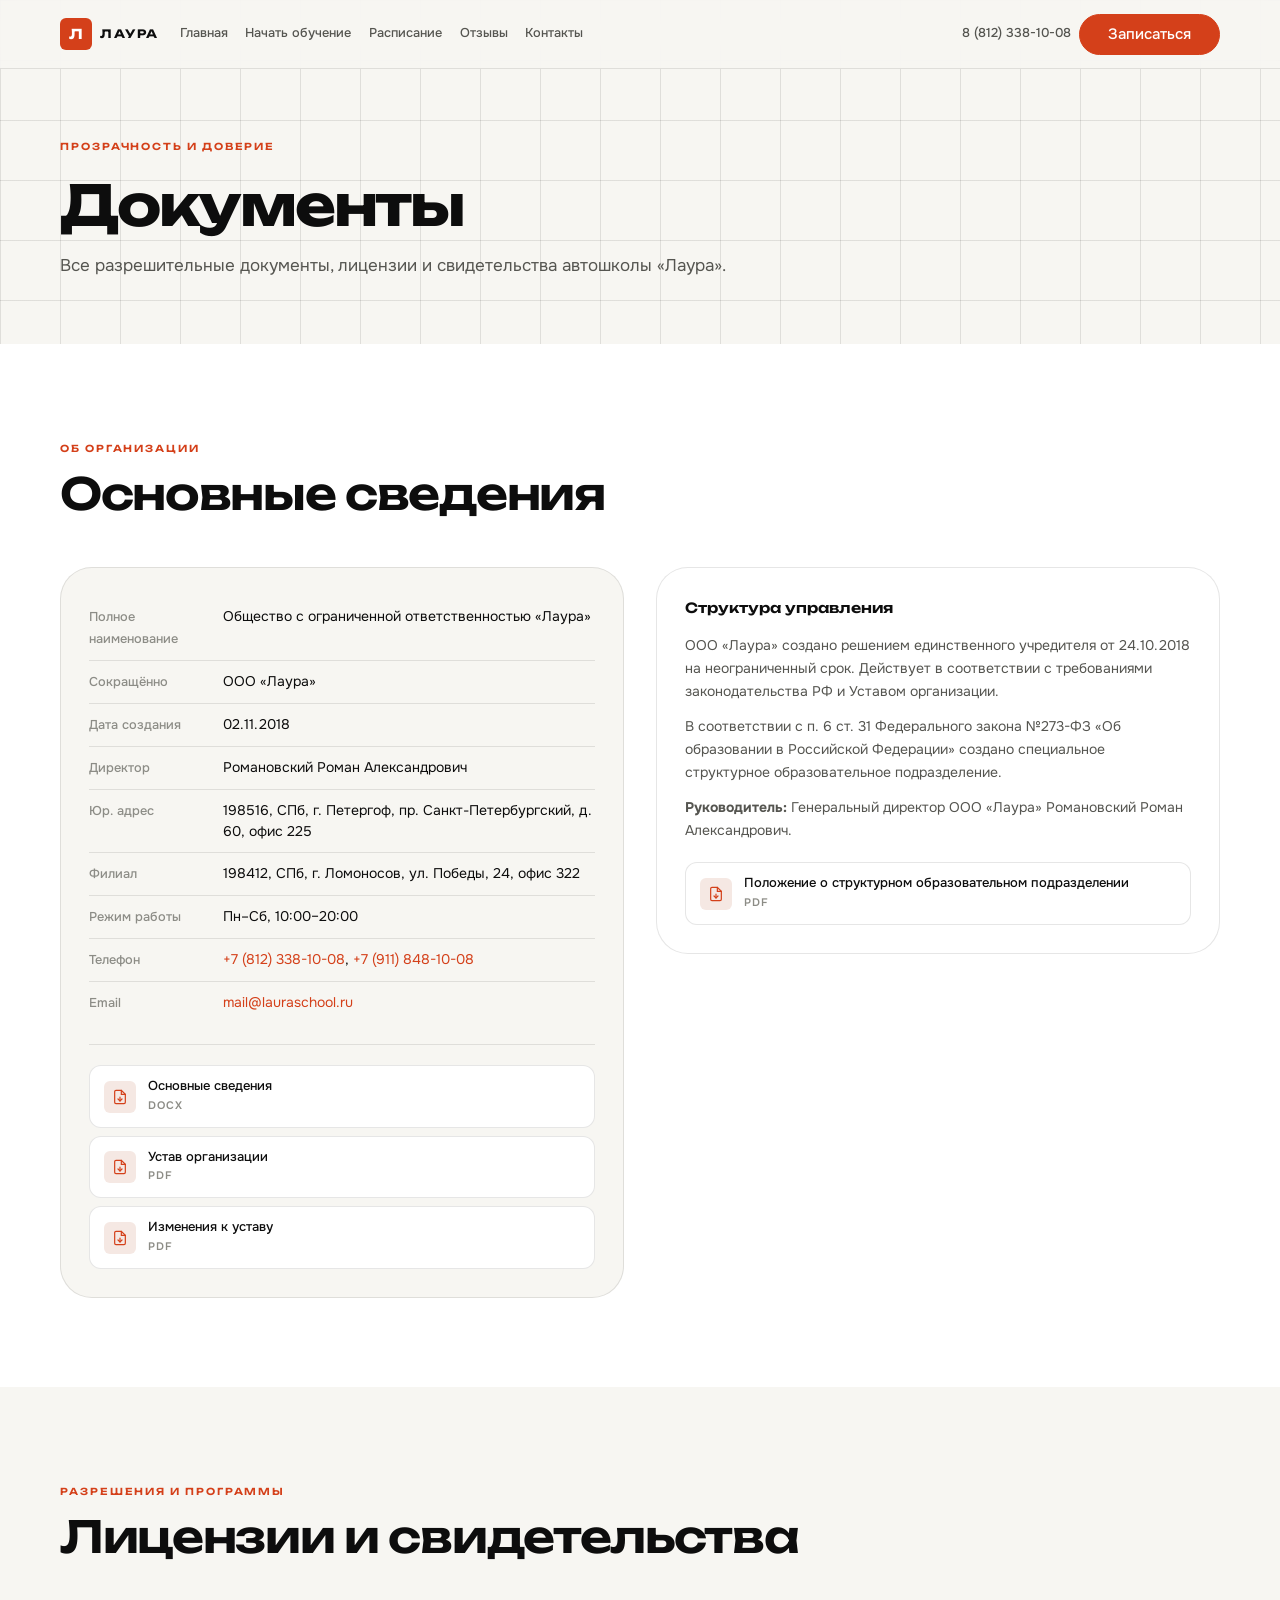
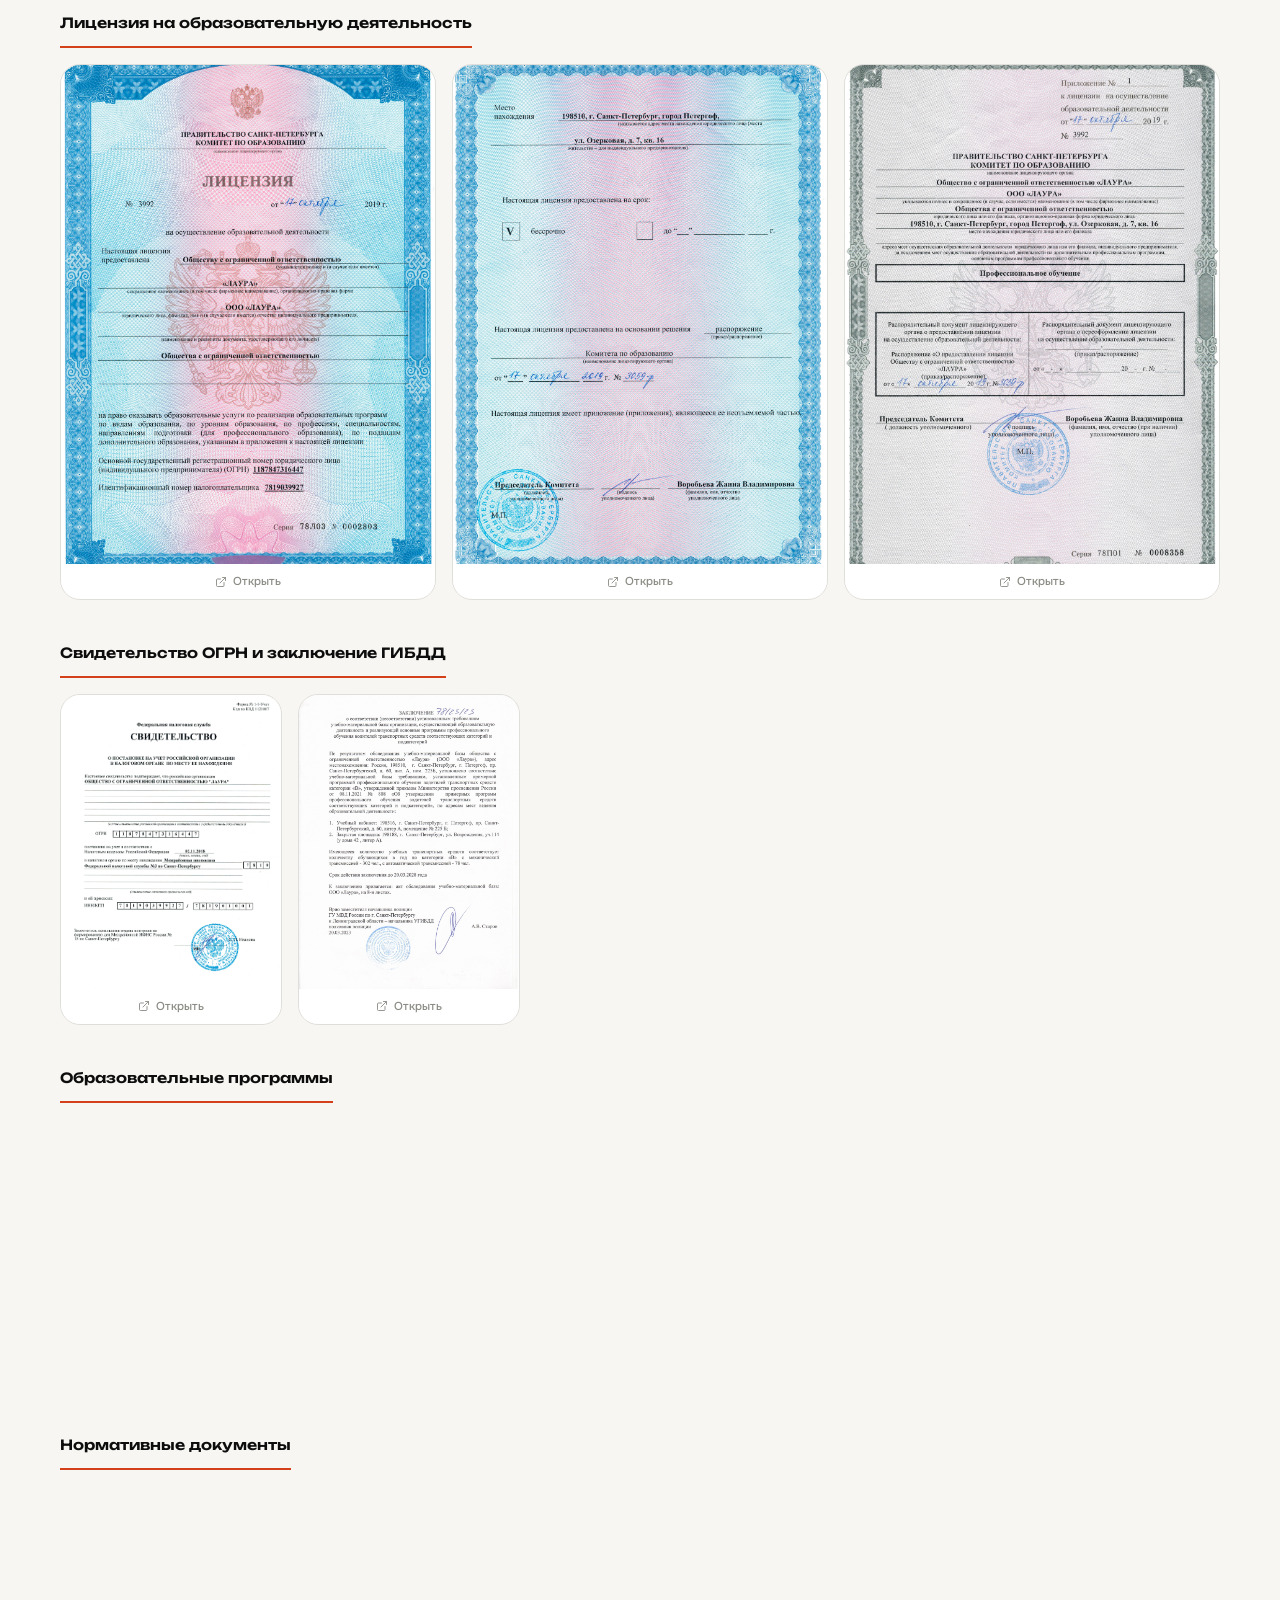
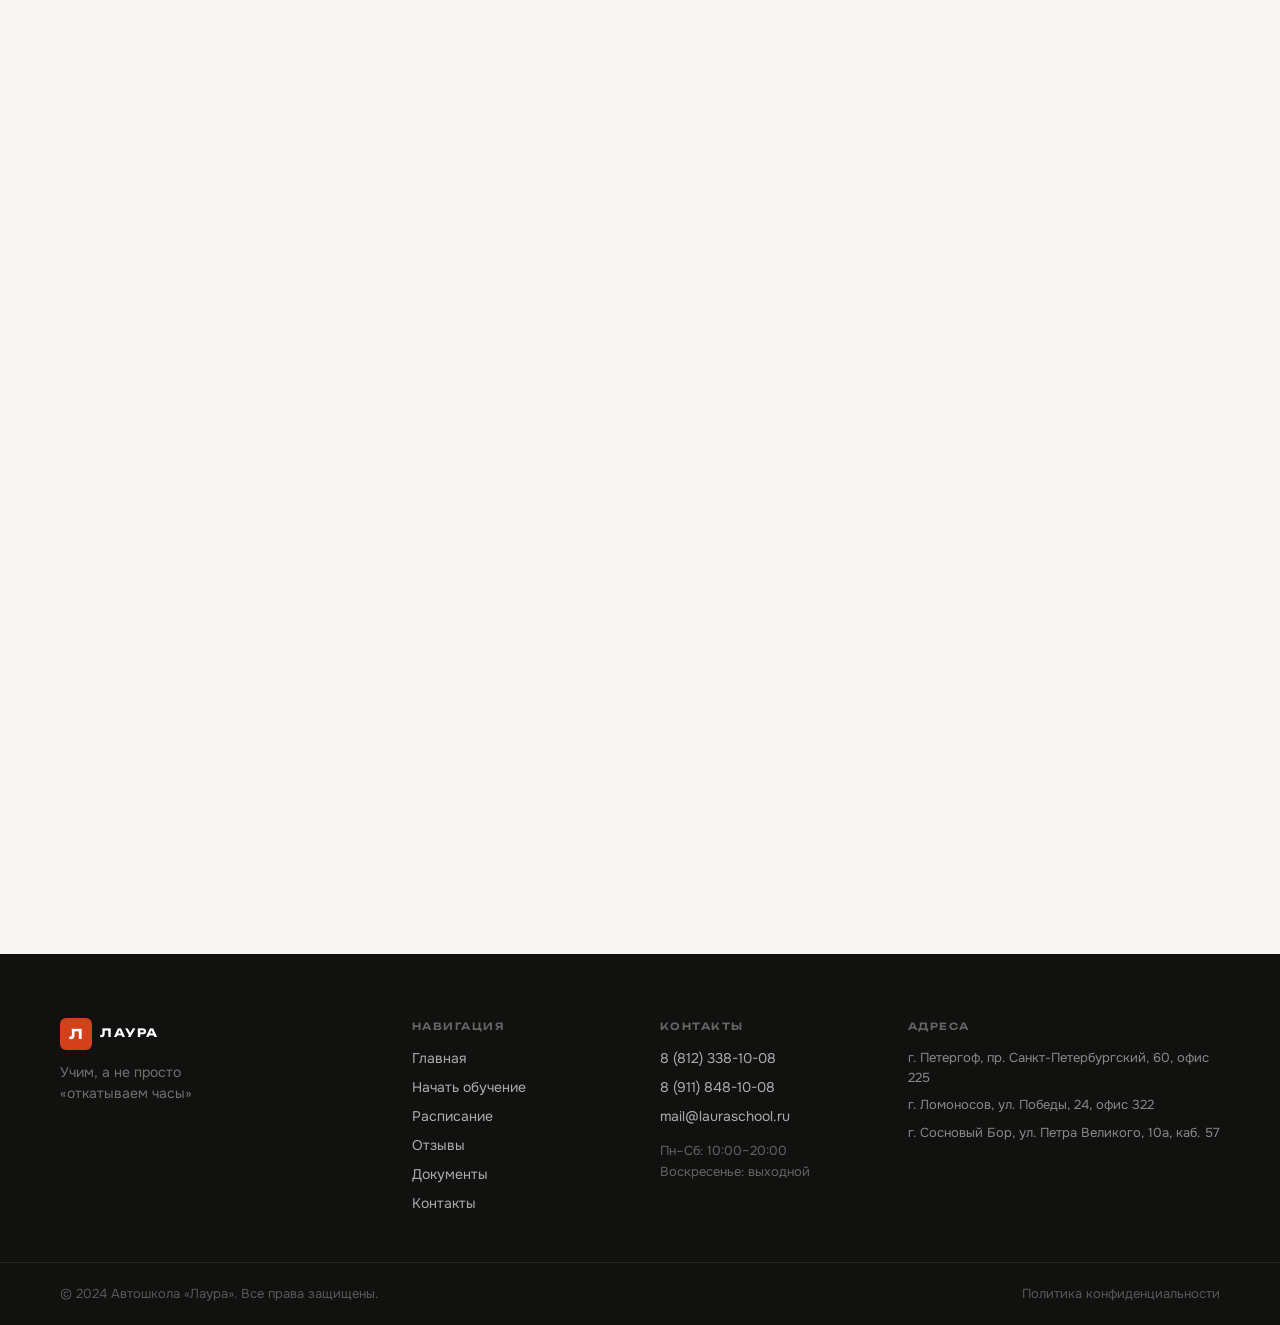
<file: documents.html>
<!DOCTYPE html>
<html lang="ru">
<head>
  <meta charset="UTF-8">
  <meta name="viewport" content="width=device-width, initial-scale=1.0">
  <title>Документы — Автошкола «Лаура»</title>
  <meta name="description" content="Официальные документы автошколы Лаура — лицензии, устав, свидетельства">
      <!-- favicon -->
  <link rel="apple-touch-icon" sizes="180x180" href="img/favicon/apple-touch-icon.png">
  <link rel="icon" type="image/png" sizes="96x96" href="img/favicon/favicon-96x96.png">
  <link rel="icon" type="image/svg+xml" href="img/favicon/favicon.svg">
  <link rel="shortcut icon" href="img/favicon/favicon.ico">
  <link rel="manifest" href="img/favicon/site.webmanifest">
  <!-- / -->
  <link rel="preconnect" href="https://fonts.googleapis.com">
  <link rel="preconnect" href="https://fonts.gstatic.com" crossorigin>
  <link href="https://fonts.googleapis.com/css2?family=Unbounded:wght@300;400;600;700&family=Onest:wght@300;400;500;600&display=swap" rel="stylesheet">
  <link rel="stylesheet" href="style/main.css">
</head>
<body>
  <header class="header" id="header">
    <div class="header__inner container">
      <a href="index.html" class="logo">
        <span class="logo__mark">Л</span>
        <span class="logo__text">ЛАУРА</span>
      </a>
      <nav class="header__nav" aria-label="Основная навигация">
        <ul class="nav__list">
          <li class="nav__item"><a href="index.html" class="nav__link">Главная</a></li>
          <li class="nav__item"><a href="start.html" class="nav__link">Начать обучение</a></li>
          <li class="nav__item"><a href="schedule.html" class="nav__link">Расписание</a></li>
          <li class="nav__item"><a href="reviews.html" class="nav__link">Отзывы</a></li>
          <li class="nav__item"><a href="contacts.html" class="nav__link">Контакты</a></li>
        </ul>
      </nav>
      <div class="header__actions">
        <a href="tel:88123381008" class="header__phone">8 (812) 338-10-08</a>
        <button class="btn btn--primary" onclick="openModal()">Записаться</button>
      </div>
      <button class="burger" id="burger" aria-label="Открыть меню" aria-expanded="false">
        <span class="burger__line"></span>
        <span class="burger__line"></span>
        <span class="burger__line"></span>
      </button>
    </div>
    <div class="mobile-menu" id="mobileMenu" aria-hidden="true">
      <ul class="mobile-menu__list">
        <li><a href="index.html" class="mobile-menu__link">Главная</a></li>
        <li><a href="start.html" class="mobile-menu__link">Начать обучение</a></li>
        <li><a href="schedule.html" class="mobile-menu__link">Расписание</a></li>
        <li><a href="reviews.html" class="mobile-menu__link">Отзывы</a></li>
        <li><a href="contacts.html" class="mobile-menu__link">Контакты</a></li>
      </ul>
      <a href="tel:88123381008" class="mobile-menu__phone">8 (812) 338-10-08</a>
      <button class="btn btn--primary" style="width:100%" onclick="openModal()">Записаться</button>
    </div>
  </header>
  <main>
    <section class="pg-hero">
      <div class="pg-hero__grid" aria-hidden="true"></div>
      <div class="container pg-hero__wrap">
        <span class="section__label">Прозрачность и доверие</span>
        <h1 class="pg-hero__title">Документы</h1>
        <p class="pg-hero__sub">Все разрешительные документы, лицензии и свидетельства автошколы «Лаура».</p>
      </div>
    </section>

    <section class="section" style="background:var(--surface)">
      <div class="container">
        <div class="section__header"><span class="section__label">Об организации</span><h2 class="section__title">Основные сведения</h2></div>
        <div class="org-grid">
          <div class="org-card">
            <dl class="org-dl">
              <div class="org-dl__row"><dt>Полное наименование</dt><dd>Общество с ограниченной ответственностью «Лаура»</dd></div>
              <div class="org-dl__row"><dt>Сокращённо</dt><dd>ООО «Лаура»</dd></div>
              <div class="org-dl__row"><dt>Дата создания</dt><dd>02.11.2018</dd></div>
              <div class="org-dl__row"><dt>Директор</dt><dd>Романовский Роман Александрович</dd></div>
              <div class="org-dl__row"><dt>Юр. адрес</dt><dd>198516, СПб, г. Петергоф, пр. Санкт-Петербургский, д. 60, офис 225</dd></div>
              <div class="org-dl__row"><dt>Филиал</dt><dd>198412, СПб, г. Ломоносов, ул. Победы, 24, офис 322</dd></div>
              <div class="org-dl__row"><dt>Режим работы</dt><dd>Пн–Сб, 10:00–20:00</dd></div>
              <div class="org-dl__row"><dt>Телефон</dt><dd><a href="tel:88123381008">+7 (812) 338-10-08</a>, <a href="tel:89118481008">+7 (911) 848-10-08</a></dd></div>
              <div class="org-dl__row"><dt>Email</dt><dd><a href="mailto:mail@lauraschool.ru">mail@lauraschool.ru</a></dd></div>
            </dl>
            <div class="org-dl__files">            <a href="img/documents/svedeniya.docx" class="dl-link" target="_blank" rel="noopener"><div class="dl-link__ico"><svg width="16" height="16" viewBox="0 0 24 24" fill="none" stroke="currentColor" stroke-width="1.8" stroke-linecap="round"><path d="M14 2H6a2 2 0 00-2 2v16a2 2 0 002 2h12a2 2 0 002-2V8z"/><polyline points="14 2 14 8 20 8"/><line x1="12" y1="18" x2="12" y2="12"/><polyline points="9 15 12 18 15 15"/></svg></div><div><div class="dl-link__name">Основные сведения</div><div class="dl-link__fmt">DOCX</div></div></a>            <a href="img/documents/ustav_org.pdf" class="dl-link" target="_blank" rel="noopener"><div class="dl-link__ico"><svg width="16" height="16" viewBox="0 0 24 24" fill="none" stroke="currentColor" stroke-width="1.8" stroke-linecap="round"><path d="M14 2H6a2 2 0 00-2 2v16a2 2 0 002 2h12a2 2 0 002-2V8z"/><polyline points="14 2 14 8 20 8"/><line x1="12" y1="18" x2="12" y2="12"/><polyline points="9 15 12 18 15 15"/></svg></div><div><div class="dl-link__name">Устав организации</div><div class="dl-link__fmt">PDF</div></div></a>            <a href="img/documents/izmeneniya-k-ustavu.pdf" class="dl-link" target="_blank" rel="noopener"><div class="dl-link__ico"><svg width="16" height="16" viewBox="0 0 24 24" fill="none" stroke="currentColor" stroke-width="1.8" stroke-linecap="round"><path d="M14 2H6a2 2 0 00-2 2v16a2 2 0 002 2h12a2 2 0 002-2V8z"/><polyline points="14 2 14 8 20 8"/><line x1="12" y1="18" x2="12" y2="12"/><polyline points="9 15 12 18 15 15"/></svg></div><div><div class="dl-link__name">Изменения к уставу</div><div class="dl-link__fmt">PDF</div></div></a>
            </div>
          </div>
          <div class="org-text">
            <h3 class="org-text__title">Структура управления</h3>
            <p>ООО «Лаура» создано решением единственного учредителя от 24.10.2018 на неограниченный срок. Действует в соответствии с требованиями законодательства РФ и Уставом организации.</p>
            <p style="margin-top:.75rem">В соответствии с п. 6 ст. 31 Федерального закона №273-ФЗ «Об образовании в Российской Федерации» создано специальное структурное образовательное подразделение.</p>
            <p style="margin-top:.75rem"><strong>Руководитель:</strong> Генеральный директор ООО «Лаура» Романовский Роман Александрович.</p>
            <div style="margin-top:1.25rem">            <a href="img/documents/strukturnoe_podrazdelenie.pdf" class="dl-link" target="_blank" rel="noopener"><div class="dl-link__ico"><svg width="16" height="16" viewBox="0 0 24 24" fill="none" stroke="currentColor" stroke-width="1.8" stroke-linecap="round"><path d="M14 2H6a2 2 0 00-2 2v16a2 2 0 002 2h12a2 2 0 002-2V8z"/><polyline points="14 2 14 8 20 8"/><line x1="12" y1="18" x2="12" y2="12"/><polyline points="9 15 12 18 15 15"/></svg></div><div><div class="dl-link__name">Положение о структурном образовательном подразделении</div><div class="dl-link__fmt">PDF</div></div></a>
            </div>
          </div>
        </div>
      </div>
    </section>

    <section class="section" style="background:var(--bg)">
      <div class="container">
        <div class="section__header"><span class="section__label">Разрешения и программы</span><h2 class="section__title">Лицензии и свидетельства</h2></div>
        <div class="doc-section">

          <div>
            <h3 class="doc-group__title">Лицензия на образовательную деятельность</h3>
            <div class="doc-img-grid">
              <a href="img/documents/lic-1.jpg" target="_blank" rel="noopener" class="doc-img-card"><div class="doc-img-card__thumb"><img src="img/documents/lic-1.jpg" alt="Лицензия стр. 1" loading="lazy"></div><div class="doc-img-card__lbl"><svg width="12" height="12" viewBox="0 0 24 24" fill="none" stroke="currentColor" stroke-width="1.8" stroke-linecap="round"><path d="M18 13v6a2 2 0 01-2 2H5a2 2 0 01-2-2V8a2 2 0 012-2h6"/><polyline points="15 3 21 3 21 9"/><line x1="10" y1="14" x2="21" y2="3"/></svg> Открыть</div></a>
              <a href="img/documents/lic-2.jpg" target="_blank" rel="noopener" class="doc-img-card"><div class="doc-img-card__thumb"><img src="img/documents/lic-2.jpg" alt="Лицензия стр. 2" loading="lazy"></div><div class="doc-img-card__lbl"><svg width="12" height="12" viewBox="0 0 24 24" fill="none" stroke="currentColor" stroke-width="1.8" stroke-linecap="round"><path d="M18 13v6a2 2 0 01-2 2H5a2 2 0 01-2-2V8a2 2 0 012-2h6"/><polyline points="15 3 21 3 21 9"/><line x1="10" y1="14" x2="21" y2="3"/></svg> Открыть</div></a>
              <a href="img/documents/prilojenie_k_licenzii.jpg" target="_blank" rel="noopener" class="doc-img-card"><div class="doc-img-card__thumb"><img src="img/documents/prilojenie_k_licenzii.jpg" alt="Приложение к лицензии" loading="lazy"></div><div class="doc-img-card__lbl"><svg width="12" height="12" viewBox="0 0 24 24" fill="none" stroke="currentColor" stroke-width="1.8" stroke-linecap="round"><path d="M18 13v6a2 2 0 01-2 2H5a2 2 0 01-2-2V8a2 2 0 012-2h6"/><polyline points="15 3 21 3 21 9"/><line x1="10" y1="14" x2="21" y2="3"/></svg> Открыть</div></a>
            </div>
          </div>

          <div>
            <h3 class="doc-group__title">Свидетельство ОГРН и заключение ГИБДД</h3>
            <div class="doc-img-grid doc-img-grid--sm">
              <a href="img/documents/ogrn.jpg" target="_blank" rel="noopener" class="doc-img-card"><div class="doc-img-card__thumb"><img src="img/documents/ogrn.jpg" alt="Свидетельство ОГРН" loading="lazy"></div><div class="doc-img-card__lbl"><svg width="12" height="12" viewBox="0 0 24 24" fill="none" stroke="currentColor" stroke-width="1.8" stroke-linecap="round"><path d="M18 13v6a2 2 0 01-2 2H5a2 2 0 01-2-2V8a2 2 0 012-2h6"/><polyline points="15 3 21 3 21 9"/><line x1="10" y1="14" x2="21" y2="3"/></svg> Открыть</div></a>
              <a href="img/documents/zakluchenie-o-sootvetstvii.jpg" target="_blank" rel="noopener" class="doc-img-card"><div class="doc-img-card__thumb"><img src="img/documents/zakluchenie-o-sootvetstvii.jpg" alt="Заключение ГИБДД" loading="lazy"></div><div class="doc-img-card__lbl"><svg width="12" height="12" viewBox="0 0 24 24" fill="none" stroke="currentColor" stroke-width="1.8" stroke-linecap="round"><path d="M18 13v6a2 2 0 01-2 2H5a2 2 0 01-2-2V8a2 2 0 012-2h6"/><polyline points="15 3 21 3 21 9"/><line x1="10" y1="14" x2="21" y2="3"/></svg> Открыть</div></a>
            </div>
          </div>

          <div>
            <h3 class="doc-group__title">Образовательные программы</h3>
            <div class="dl-list">            <a href="img/documents/obrazovatel-prog.pdf" class="dl-link" target="_blank" rel="noopener"><div class="dl-link__ico"><svg width="16" height="16" viewBox="0 0 24 24" fill="none" stroke="currentColor" stroke-width="1.8" stroke-linecap="round"><path d="M14 2H6a2 2 0 00-2 2v16a2 2 0 002 2h12a2 2 0 002-2V8z"/><polyline points="14 2 14 8 20 8"/><line x1="12" y1="18" x2="12" y2="12"/><polyline points="9 15 12 18 15 15"/></svg></div><div><div class="dl-link__name">Образовательная программа профподготовки водителей категории B</div><div class="dl-link__fmt">PDF</div></div></a>            <a href="img/documents/ucebnyj_plan.pdf" class="dl-link" target="_blank" rel="noopener"><div class="dl-link__ico"><svg width="16" height="16" viewBox="0 0 24 24" fill="none" stroke="currentColor" stroke-width="1.8" stroke-linecap="round"><path d="M14 2H6a2 2 0 00-2 2v16a2 2 0 002 2h12a2 2 0 002-2V8z"/><polyline points="14 2 14 8 20 8"/><line x1="12" y1="18" x2="12" y2="12"/><polyline points="9 15 12 18 15 15"/></svg></div><div><div class="dl-link__name">Учебный план</div><div class="dl-link__fmt">PDF</div></div></a>            <a href="img/documents/ucheb-grafik.pdf" class="dl-link" target="_blank" rel="noopener"><div class="dl-link__ico"><svg width="16" height="16" viewBox="0 0 24 24" fill="none" stroke="currentColor" stroke-width="1.8" stroke-linecap="round"><path d="M14 2H6a2 2 0 00-2 2v16a2 2 0 002 2h12a2 2 0 002-2V8z"/><polyline points="14 2 14 8 20 8"/><line x1="12" y1="18" x2="12" y2="12"/><polyline points="9 15 12 18 15 15"/></svg></div><div><div class="dl-link__name">Календарный учебный график</div><div class="dl-link__fmt">PDF</div></div></a>            <a href="img/documents/fed-stand.pdf" class="dl-link" target="_blank" rel="noopener"><div class="dl-link__ico"><svg width="16" height="16" viewBox="0 0 24 24" fill="none" stroke="currentColor" stroke-width="1.8" stroke-linecap="round"><path d="M14 2H6a2 2 0 00-2 2v16a2 2 0 002 2h12a2 2 0 002-2V8z"/><polyline points="14 2 14 8 20 8"/><line x1="12" y1="18" x2="12" y2="12"/><polyline points="9 15 12 18 15 15"/></svg></div><div><div class="dl-link__name">Федеральный стандарт ОСТ 9 ПО 04.02.02-96</div><div class="dl-link__fmt">PDF</div></div></a>
            </div>
          </div>

          <div>
            <h3 class="doc-group__title">Нормативные документы</h3>
            <div class="dl-list">            <a href="img/documents/plan-fin-foz.pdf" class="dl-link" target="_blank" rel="noopener"><div class="dl-link__ico"><svg width="16" height="16" viewBox="0 0 24 24" fill="none" stroke="currentColor" stroke-width="1.8" stroke-linecap="round"><path d="M14 2H6a2 2 0 00-2 2v16a2 2 0 002 2h12a2 2 0 002-2V8z"/><polyline points="14 2 14 8 20 8"/><line x1="12" y1="18" x2="12" y2="12"/><polyline points="9 15 12 18 15 15"/></svg></div><div><div class="dl-link__name">План финансово-хозяйственной деятельности</div><div class="dl-link__fmt">PDF</div></div></a>            <a href="img/documents/polojenie-o-poryadke-zachis.pdf" class="dl-link" target="_blank" rel="noopener"><div class="dl-link__ico"><svg width="16" height="16" viewBox="0 0 24 24" fill="none" stroke="currentColor" stroke-width="1.8" stroke-linecap="round"><path d="M14 2H6a2 2 0 00-2 2v16a2 2 0 002 2h12a2 2 0 002-2V8z"/><polyline points="14 2 14 8 20 8"/><line x1="12" y1="18" x2="12" y2="12"/><polyline points="9 15 12 18 15 15"/></svg></div><div><div class="dl-link__name">Положение о порядке приёма, перевода и отчисления обучающихся</div><div class="dl-link__fmt">PDF</div></div></a>            <a href="img/documents/polojenie-o-razrive.pdf" class="dl-link" target="_blank" rel="noopener"><div class="dl-link__ico"><svg width="16" height="16" viewBox="0 0 24 24" fill="none" stroke="currentColor" stroke-width="1.8" stroke-linecap="round"><path d="M14 2H6a2 2 0 00-2 2v16a2 2 0 002 2h12a2 2 0 002-2V8z"/><polyline points="14 2 14 8 20 8"/><line x1="12" y1="18" x2="12" y2="12"/><polyline points="9 15 12 18 15 15"/></svg></div><div><div class="dl-link__name">Положение об оформлении образовательных отношений</div><div class="dl-link__fmt">PDF</div></div></a>            <a href="img/documents/pravila-vnut-rasp.pdf" class="dl-link" target="_blank" rel="noopener"><div class="dl-link__ico"><svg width="16" height="16" viewBox="0 0 24 24" fill="none" stroke="currentColor" stroke-width="1.8" stroke-linecap="round"><path d="M14 2H6a2 2 0 00-2 2v16a2 2 0 002 2h12a2 2 0 002-2V8z"/><polyline points="14 2 14 8 20 8"/><line x1="12" y1="18" x2="12" y2="12"/><polyline points="9 15 12 18 15 15"/></svg></div><div><div class="dl-link__name">Правила внутреннего распорядка для обучающихся</div><div class="dl-link__fmt">PDF</div></div></a>            <a href="img/documents/poryadok-attestacii.pdf" class="dl-link" target="_blank" rel="noopener"><div class="dl-link__ico"><svg width="16" height="16" viewBox="0 0 24 24" fill="none" stroke="currentColor" stroke-width="1.8" stroke-linecap="round"><path d="M14 2H6a2 2 0 00-2 2v16a2 2 0 002 2h12a2 2 0 002-2V8z"/><polyline points="14 2 14 8 20 8"/><line x1="12" y1="18" x2="12" y2="12"/><polyline points="9 15 12 18 15 15"/></svg></div><div><div class="dl-link__name">Положение о порядке проведения аттестации</div><div class="dl-link__fmt">PDF</div></div></a>            <a href="img/documents/pravila-trud-rasp.pdf" class="dl-link" target="_blank" rel="noopener"><div class="dl-link__ico"><svg width="16" height="16" viewBox="0 0 24 24" fill="none" stroke="currentColor" stroke-width="1.8" stroke-linecap="round"><path d="M14 2H6a2 2 0 00-2 2v16a2 2 0 002 2h12a2 2 0 002-2V8z"/><polyline points="14 2 14 8 20 8"/><line x1="12" y1="18" x2="12" y2="12"/><polyline points="9 15 12 18 15 15"/></svg></div><div><div class="dl-link__name">Правила внутреннего трудового распорядка</div><div class="dl-link__fmt">PDF</div></div></a>            <a href="img/documents/poryadok-platnih-uslug.pdf" class="dl-link" target="_blank" rel="noopener"><div class="dl-link__ico"><svg width="16" height="16" viewBox="0 0 24 24" fill="none" stroke="currentColor" stroke-width="1.8" stroke-linecap="round"><path d="M14 2H6a2 2 0 00-2 2v16a2 2 0 002 2h12a2 2 0 002-2V8z"/><polyline points="14 2 14 8 20 8"/><line x1="12" y1="18" x2="12" y2="12"/><polyline points="9 15 12 18 15 15"/></svg></div><div><div class="dl-link__name">Положение об оказании платных образовательных услуг</div><div class="dl-link__fmt">PDF</div></div></a>            <a href="img/documents/obrazec-dogovora.pdf" class="dl-link" target="_blank" rel="noopener"><div class="dl-link__ico"><svg width="16" height="16" viewBox="0 0 24 24" fill="none" stroke="currentColor" stroke-width="1.8" stroke-linecap="round"><path d="M14 2H6a2 2 0 00-2 2v16a2 2 0 002 2h12a2 2 0 002-2V8z"/><polyline points="14 2 14 8 20 8"/><line x1="12" y1="18" x2="12" y2="12"/><polyline points="9 15 12 18 15 15"/></svg></div><div><div class="dl-link__name">Образец договора (обучающийся — заказчик)</div><div class="dl-link__fmt">PDF</div></div></a>            <a href="img/documents/prikaz-stoimosti.pdf" class="dl-link" target="_blank" rel="noopener"><div class="dl-link__ico"><svg width="16" height="16" viewBox="0 0 24 24" fill="none" stroke="currentColor" stroke-width="1.8" stroke-linecap="round"><path d="M14 2H6a2 2 0 00-2 2v16a2 2 0 002 2h12a2 2 0 002-2V8z"/><polyline points="14 2 14 8 20 8"/><line x1="12" y1="18" x2="12" y2="12"/><polyline points="9 15 12 18 15 15"/></svg></div><div><div class="dl-link__name">Приказ об утверждении стоимости обучения</div><div class="dl-link__fmt">PDF</div></div></a>            <a href="img/documents/gallery-otchet_o_somoobsledovanii.docx" class="dl-link" target="_blank" rel="noopener"><div class="dl-link__ico"><svg width="16" height="16" viewBox="0 0 24 24" fill="none" stroke="currentColor" stroke-width="1.8" stroke-linecap="round"><path d="M14 2H6a2 2 0 00-2 2v16a2 2 0 002 2h12a2 2 0 002-2V8z"/><polyline points="14 2 14 8 20 8"/><line x1="12" y1="18" x2="12" y2="12"/><polyline points="9 15 12 18 15 15"/></svg></div><div><div class="dl-link__name">Отчёт о результатах самообследования</div><div class="dl-link__fmt">DOCX</div></div></a>            <a href="img/documents/fin-hoz-d.docx" class="dl-link" target="_blank" rel="noopener"><div class="dl-link__ico"><svg width="16" height="16" viewBox="0 0 24 24" fill="none" stroke="currentColor" stroke-width="1.8" stroke-linecap="round"><path d="M14 2H6a2 2 0 00-2 2v16a2 2 0 002 2h12a2 2 0 002-2V8z"/><polyline points="14 2 14 8 20 8"/><line x1="12" y1="18" x2="12" y2="12"/><polyline points="9 15 12 18 15 15"/></svg></div><div><div class="dl-link__name">Финансово-хозяйственная деятельность</div><div class="dl-link__fmt">DOCX</div></div></a>            <a href="img/documents/pasport-dost-inv.pdf" class="dl-link" target="_blank" rel="noopener"><div class="dl-link__ico"><svg width="16" height="16" viewBox="0 0 24 24" fill="none" stroke="currentColor" stroke-width="1.8" stroke-linecap="round"><path d="M14 2H6a2 2 0 00-2 2v16a2 2 0 002 2h12a2 2 0 002-2V8z"/><polyline points="14 2 14 8 20 8"/><line x1="12" y1="18" x2="12" y2="12"/><polyline points="9 15 12 18 15 15"/></svg></div><div><div class="dl-link__name">Паспорт доступности объекта для инвалидов</div><div class="dl-link__fmt">PDF</div></div></a>            <a href="img/documents/obuchenie-ogr-vozm.pdf" class="dl-link" target="_blank" rel="noopener"><div class="dl-link__ico"><svg width="16" height="16" viewBox="0 0 24 24" fill="none" stroke="currentColor" stroke-width="1.8" stroke-linecap="round"><path d="M14 2H6a2 2 0 00-2 2v16a2 2 0 002 2h12a2 2 0 002-2V8z"/><polyline points="14 2 14 8 20 8"/><line x1="12" y1="18" x2="12" y2="12"/><polyline points="9 15 12 18 15 15"/></svg></div><div><div class="dl-link__name">Положение об обучении лиц с ОВЗ</div><div class="dl-link__fmt">PDF</div></div></a>            <a href="img/documents/privat-policy.pdf" class="dl-link" target="_blank" rel="noopener"><div class="dl-link__ico"><svg width="16" height="16" viewBox="0 0 24 24" fill="none" stroke="currentColor" stroke-width="1.8" stroke-linecap="round"><path d="M14 2H6a2 2 0 00-2 2v16a2 2 0 002 2h12a2 2 0 002-2V8z"/><polyline points="14 2 14 8 20 8"/><line x1="12" y1="18" x2="12" y2="12"/><polyline points="9 15 12 18 15 15"/></svg></div><div><div class="dl-link__name">Политика конфиденциальности</div><div class="dl-link__fmt">PDF</div></div></a>
            </div>
          </div>

        </div>
      </div>
    </section>
  </main>
  <footer class="footer">
    <div class="container">
      <div class="footer__grid">
        <div>
          <a href="index.html" class="logo">
            <span class="logo__mark">Л</span>
            <span class="logo__text" style="color:#fff">ЛАУРА</span>
          </a>
          <p class="footer__tag">Учим, а не просто<br>«откатываем часы»</p>
        </div>
        <div>
          <p class="footer__ttl">Навигация</p>
          <ul class="footer__list">
            <li><a href="index.html">Главная</a></li>
            <li><a href="start.html">Начать обучение</a></li>
            <li><a href="schedule.html">Расписание</a></li>
            <li><a href="reviews.html">Отзывы</a></li>
            <li><a href="documents.html">Документы</a></li>
            <li><a href="contacts.html">Контакты</a></li>
          </ul>
        </div>
        <div>
          <p class="footer__ttl">Контакты</p>
          <ul class="footer__list">
            <li><a href="tel:88123381008">8 (812) 338-10-08</a></li>
            <li><a href="tel:89118481008">8 (911) 848-10-08</a></li>
            <li><a href="mailto:mail@lauraschool.ru">mail@lauraschool.ru</a></li>
          </ul>
          <p class="footer__hrs">Пн–Сб: 10:00–20:00<br>Воскресенье: выходной</p>
        </div>
        <div class="footer__addr-col">
          <p class="footer__ttl">Адреса</p>
          <ul class="footer__list">
            <li>г. Петергоф, пр. Санкт-Петербургский, 60, офис 225</li>
            <li>г. Ломоносов, ул. Победы, 24, офис 322</li>
            <li>г. Сосновый Бор, ул. Петра Великого, 10а, каб. 57</li>
          </ul>
        </div>
      </div>
    </div>
    <div class="footer__bot">
      <div class="container">
        <p>© 2024 Автошкола «Лаура». Все права защищены.</p>
        <a href="img/documents/privat-policy.pdf" target="_blank" rel="noopener">Политика конфиденциальности</a>
      </div>
    </div>
  </footer>
  <!-- MODAL -->
  <div class="modal-overlay" id="modalOverlay" aria-hidden="true" role="dialog" aria-modal="true" aria-label="Запись на курс">
    <div class="modal">
      <button class="modal__close" onclick="closeModal()" aria-label="Закрыть">
        <svg width="18" height="18" viewBox="0 0 20 20" fill="none"><path d="M4 4l12 12M16 4L4 16" stroke="currentColor" stroke-width="1.8" stroke-linecap="round"/></svg>
      </button>
      <h2 class="modal__title">Записаться на курс</h2>
      <p class="modal__sub">Оставьте заявку — мы перезвоним в ближайшее время</p>
      <form class="modal__form" onsubmit="submitForm(event)" novalidate>
        <div class="field">
          <label class="field__lbl" for="m-name">Ваше имя</label>
          <input class="field__inp" type="text" id="m-name" name="name" placeholder="Иван Иванов" required autocomplete="name">
          <!-- FIX: добавлен элемент для вывода ошибки имени -->
          <span class="field__err" id="m-name-err"></span>
        </div>
        <div class="field">
          <label class="field__lbl" for="m-phone">Номер телефона</label>
          <!-- FIX: добавлен phone-wrap с префиксом +7, маска работает
               так же как в контактной форме, getFullPhone() корректен -->
          <div class="phone-wrap">
            <span class="phone-prefix">+7</span>
            <input class="field__inp phone-inp" type="tel" id="m-phone" name="phone"
              placeholder="(___) ___-__-__" maxlength="15" autocomplete="tel" required>
          </div>
          <span class="field__err" id="m-phone-err"></span>
        </div>
        <div class="field">
          <label class="field__lbl" for="m-cat">Категория</label>
          <select class="field__inp" id="m-cat" name="category">
            <option value="B">Категория B (автомобиль)</option>
            <option value="A">Категория A (мотоцикл)</option>
          </select>
        </div>
        <div class="field">
          <label class="field__lbl" for="m-branch">Выберите филиал</label>
          <select class="field__inp" id="m-branch" name="branch">
            <option value="">— Любой удобный —</option>
            <option value="peterhof">Петергоф — пр. Санкт-Петербургский, 60</option>
            <option value="lomonosov">Ломоносов — ул. Победы, 24</option>
            <option value="sosnovy-bor">Сосновый Бор — ул. Петра Великого, 10а</option>
          </select>
        </div>
        <button type="submit" class="btn btn--primary btn--full">Отправить заявку</button>
        <p class="modal__privacy">Нажимая кнопку, вы соглашаетесь на <a href="img/documents/privat-policy.pdf" target="_blank">обработку персональных данных</a></p>
      </form>
    </div>
  </div>
  <script src="javascript/main.js"></script>
</body>
</html>
</file>
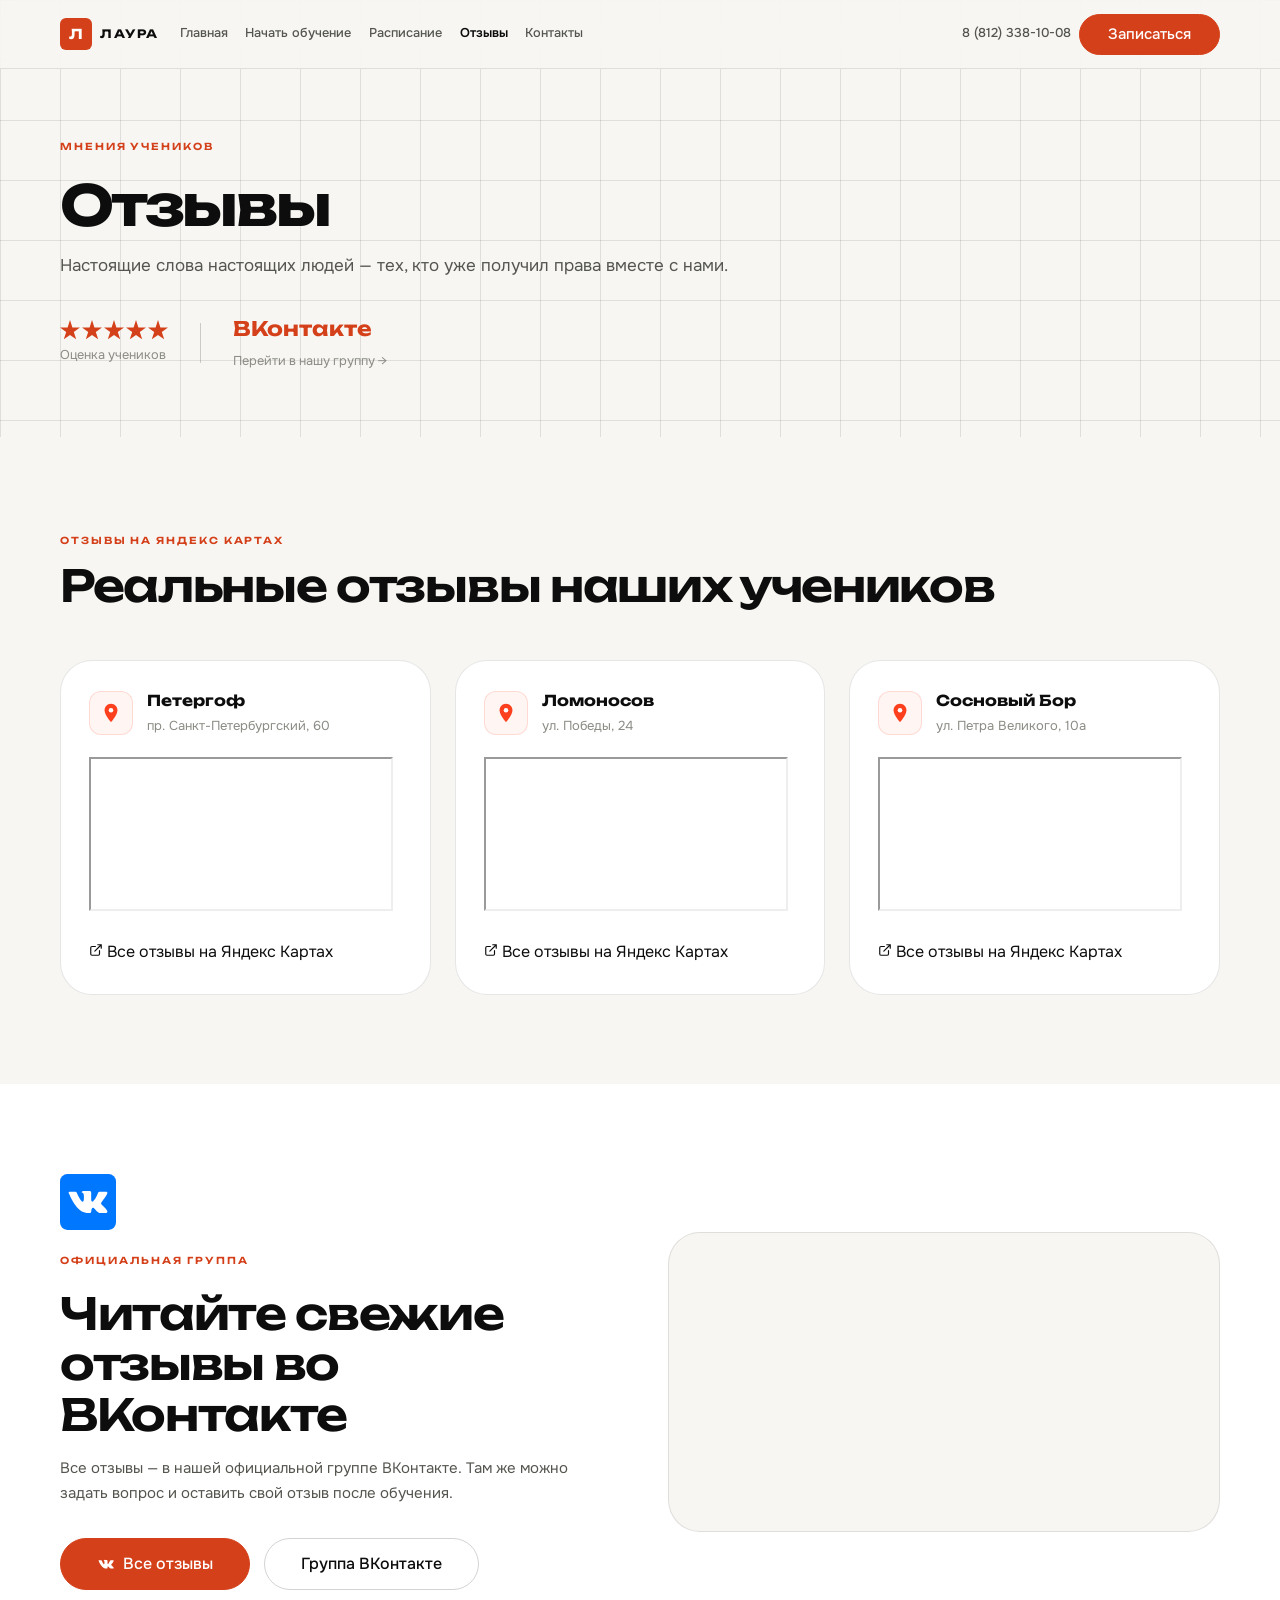
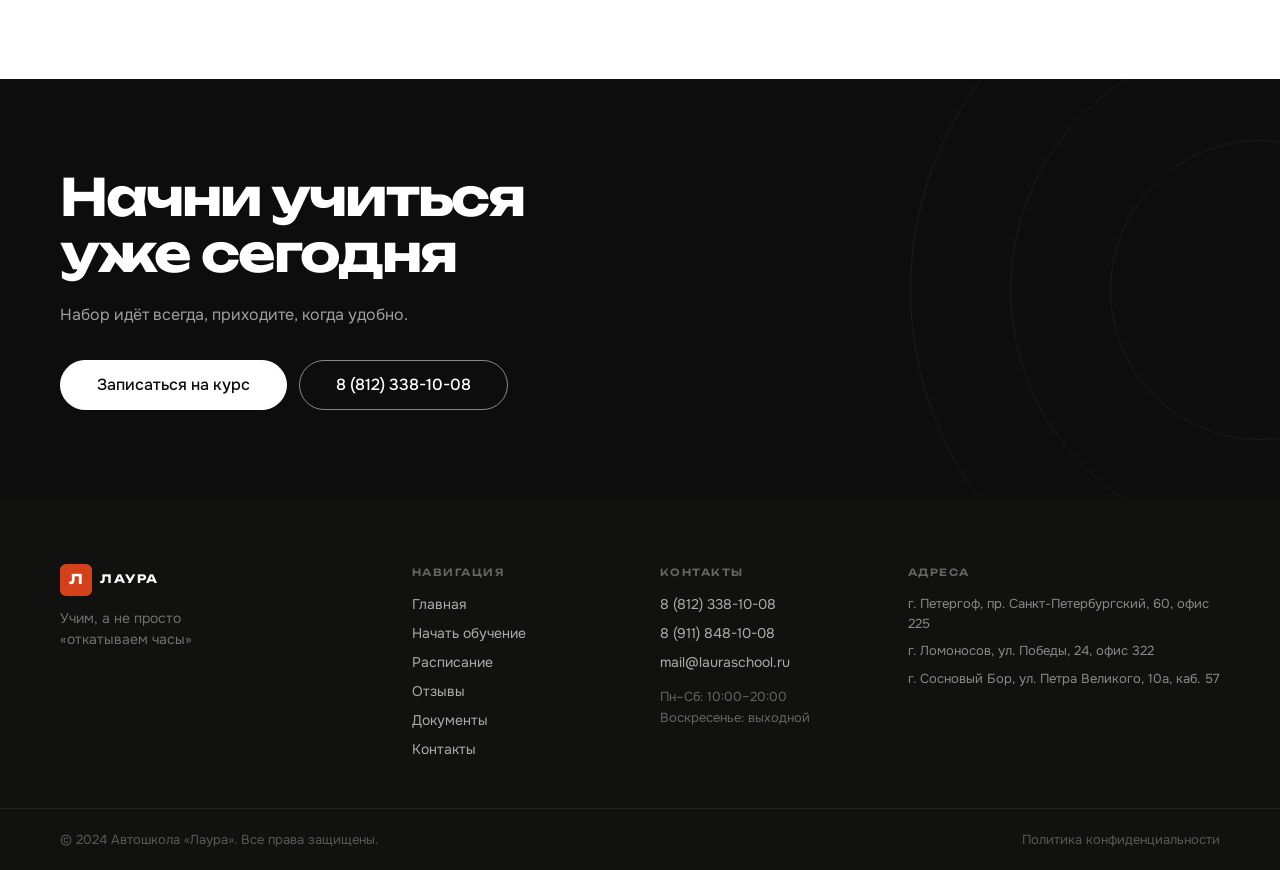
<file: reviews.html>
<!DOCTYPE html>
<html lang="ru">
<head>
  <meta charset="UTF-8">
  <meta name="viewport" content="width=device-width, initial-scale=1.0">
  <title>Отзывы — Автошкола «Лаура»</title>
  <meta name="description" content="Отзывы учеников автошколы Лаура">
      <!-- favicon -->
  <link rel="apple-touch-icon" sizes="180x180" href="img/favicon/apple-touch-icon.png">
  <link rel="icon" type="image/png" sizes="96x96" href="img/favicon/favicon-96x96.png">
  <link rel="icon" type="image/svg+xml" href="img/favicon/favicon.svg">
  <link rel="shortcut icon" href="img/favicon/favicon.ico">
  <link rel="manifest" href="img/favicon/site.webmanifest">
  <!-- / -->
  <link rel="preconnect" href="https://fonts.googleapis.com">
  <link rel="preconnect" href="https://fonts.gstatic.com" crossorigin>
  <link href="https://fonts.googleapis.com/css2?family=Unbounded:wght@300;400;600;700&family=Onest:wght@300;400;500;600&display=swap" rel="stylesheet">
  <link rel="stylesheet" href="style/main.css">
</head>
<body>
  <header class="header" id="header">
    <div class="header__inner container">
      <a href="index.html" class="logo">
        <span class="logo__mark">Л</span>
        <span class="logo__text">ЛАУРА</span>
      </a>
      <nav class="header__nav" aria-label="Основная навигация">
        <ul class="nav__list">
          <li class="nav__item"><a href="index.html" class="nav__link">Главная</a></li>
          <li class="nav__item"><a href="start.html" class="nav__link">Начать обучение</a></li>
          <li class="nav__item"><a href="schedule.html" class="nav__link">Расписание</a></li>
          <li class="nav__item"><a href="reviews.html" class="nav__link  nav__link--active">Отзывы</a></li>
          <li class="nav__item"><a href="contacts.html" class="nav__link">Контакты</a></li>
        </ul>
      </nav>
      <div class="header__actions">
        <a href="tel:88123381008" class="header__phone">8 (812) 338-10-08</a>
        <button class="btn btn--primary" onclick="openModal()">Записаться</button>
      </div>
      <button class="burger" id="burger" aria-label="Открыть меню" aria-expanded="false">
        <span class="burger__line"></span>
        <span class="burger__line"></span>
        <span class="burger__line"></span>
      </button>
    </div>
    <div class="mobile-menu" id="mobileMenu" aria-hidden="true">
      <ul class="mobile-menu__list">
        <li><a href="index.html" class="mobile-menu__link">Главная</a></li>
        <li><a href="start.html" class="mobile-menu__link">Начать обучение</a></li>
        <li><a href="schedule.html" class="mobile-menu__link">Расписание</a></li>
        <li><a href="reviews.html" class="mobile-menu__link">Отзывы</a></li>
        <li><a href="contacts.html" class="mobile-menu__link">Контакты</a></li>
      </ul>
      <a href="tel:88123381008" class="mobile-menu__phone">8 (812) 338-10-08</a>
      <button class="btn btn--primary" style="width:100%" onclick="openModal()">Записаться</button>
    </div>
  </header>
  <main>
    <section class="pg-hero">
      <div class="pg-hero__grid" aria-hidden="true"></div>
      <div class="container pg-hero__wrap">
        <span class="section__label">Мнения учеников</span>
        <h1 class="pg-hero__title">Отзывы</h1>
        <p class="pg-hero__sub">Настоящие слова настоящих людей — тех, кто уже получил права вместе с нами.</p>
        <div class="rev-stats">
          <div class="rev-stat">
            <div class="rev-stars"><svg width="20" height="20" viewBox="0 0 20 20" fill="#d4401a"><path d="M10 1l2.4 7.4H20l-6.2 4.5 2.4 7.4L10 16 3.8 20.3l2.4-7.4L0 8.4h7.6z"/></svg><svg width="20" height="20" viewBox="0 0 20 20" fill="#d4401a"><path d="M10 1l2.4 7.4H20l-6.2 4.5 2.4 7.4L10 16 3.8 20.3l2.4-7.4L0 8.4h7.6z"/></svg><svg width="20" height="20" viewBox="0 0 20 20" fill="#d4401a"><path d="M10 1l2.4 7.4H20l-6.2 4.5 2.4 7.4L10 16 3.8 20.3l2.4-7.4L0 8.4h7.6z"/></svg><svg width="20" height="20" viewBox="0 0 20 20" fill="#d4401a"><path d="M10 1l2.4 7.4H20l-6.2 4.5 2.4 7.4L10 16 3.8 20.3l2.4-7.4L0 8.4h7.6z"/></svg><svg width="20" height="20" viewBox="0 0 20 20" fill="#d4401a"><path d="M10 1l2.4 7.4H20l-6.2 4.5 2.4 7.4L10 16 3.8 20.3l2.4-7.4L0 8.4h7.6z"/></svg></div>
            <span class="rev-stat__lbl">Оценка учеников</span>
          </div>
          <div class="rev-stat__div" aria-hidden="true"></div>
          <a href="https://vk.com/lauraschool" target="_blank" rel="noopener" class="rev-stat" style="text-decoration:none">
            <span class="rev-stat__num" style="color:var(--accent)">ВКонтакте</span>
            <span class="rev-stat__lbl">Перейти в нашу группу →</span>
          </a>
        </div>
      </div>
    </section>

        <section class="section" style="background:var(--bg)">
      <div class="container">
        <div class="section__header">
          <span class="section__label">Отзывы на Яндекс Картах</span>
          <h2 class="section__title">Реальные отзывы наших учеников</h2>
        </div>
        <div class="ya-reviews-grid">

          <div class="ya-card">
            <div class="ya-card__header">
              <div class="ya-card__icon">
                <svg width="22" height="22" viewBox="0 0 24 24" fill="none"><path d="M12 2C8.13 2 5 5.13 5 9c0 5.25 7 13 7 13s7-7.75 7-13c0-3.87-3.13-7-7-7z" fill="#FC3F1D"/><circle cx="12" cy="9" r="2.5" fill="#fff"/></svg>
              </div>
              <div>
                <div class="ya-card__city">Петергоф</div>
                <div class="ya-card__addr">пр. Санкт-Петербургский, 60</div>
              </div>
            </div>
            <div class="ya-card__iframe-wrap">
              <iframe
                src="https://yandex.ru/maps-reviews-widget/135411610586?comments"
                title="Отзывы — Петергоф"
                allowfullscreen
                loading="lazy">
              </iframe>
            </div>
            <a class="ya-card__link"
               href="https://yandex.ru/maps/org/avtoshkola_laura/135411610586/reviews/"
               target="_blank" rel="noopener">
              <svg width="14" height="14" viewBox="0 0 24 24" fill="none"><path d="M18 13v6a2 2 0 01-2 2H5a2 2 0 01-2-2V8a2 2 0 012-2h6M15 3h6v6M10 14L21 3" stroke="currentColor" stroke-width="2" stroke-linecap="round" stroke-linejoin="round"/></svg>
              Все отзывы на Яндекс Картах
            </a>
          </div>

          <div class="ya-card">
            <div class="ya-card__header">
              <div class="ya-card__icon">
                <svg width="22" height="22" viewBox="0 0 24 24" fill="none"><path d="M12 2C8.13 2 5 5.13 5 9c0 5.25 7 13 7 13s7-7.75 7-13c0-3.87-3.13-7-7-7z" fill="#FC3F1D"/><circle cx="12" cy="9" r="2.5" fill="#fff"/></svg>
              </div>
              <div>
                <div class="ya-card__city">Ломоносов</div>
                <div class="ya-card__addr">ул. Победы, 24</div>
              </div>
            </div>
            <div class="ya-card__iframe-wrap">
              <iframe
                src="https://yandex.ru/maps-reviews-widget/29946102445?comments"
                title="Отзывы — Ломоносов"
                allowfullscreen
                loading="lazy">
              </iframe>
            </div>
            <a class="ya-card__link"
               href="https://yandex.ru/maps/org/avtoshkola_laura/29946102445/reviews/"
               target="_blank" rel="noopener">
              <svg width="14" height="14" viewBox="0 0 24 24" fill="none"><path d="M18 13v6a2 2 0 01-2 2H5a2 2 0 01-2-2V8a2 2 0 012-2h6M15 3h6v6M10 14L21 3" stroke="currentColor" stroke-width="2" stroke-linecap="round" stroke-linejoin="round"/></svg>
              Все отзывы на Яндекс Картах
            </a>
          </div>

          <div class="ya-card">
            <div class="ya-card__header">
              <div class="ya-card__icon">
                <svg width="22" height="22" viewBox="0 0 24 24" fill="none"><path d="M12 2C8.13 2 5 5.13 5 9c0 5.25 7 13 7 13s7-7.75 7-13c0-3.87-3.13-7-7-7z" fill="#FC3F1D"/><circle cx="12" cy="9" r="2.5" fill="#fff"/></svg>
              </div>
              <div>
                <div class="ya-card__city">Сосновый Бор</div>
                <div class="ya-card__addr">ул. Петра Великого, 10а</div>
              </div>
            </div>
            <div class="ya-card__iframe-wrap">
              <iframe
                src="https://yandex.ru/maps-reviews-widget/11865266279?comments"
                title="Отзывы — Сосновый Бор"
                allowfullscreen
                loading="lazy">
              </iframe>
            </div>
            <a class="ya-card__link"
               href="https://yandex.ru/maps/org/avtoshkola_laura/11865266279/reviews/"
               target="_blank" rel="noopener">
              <svg width="14" height="14" viewBox="0 0 24 24" fill="none"><path d="M18 13v6a2 2 0 01-2 2H5a2 2 0 01-2-2V8a2 2 0 012-2h6M15 3h6v6M10 14L21 3" stroke="currentColor" stroke-width="2" stroke-linecap="round" stroke-linejoin="round"/></svg>
              Все отзывы на Яндекс Картах
            </a>
          </div>

        </div>
      </div>
    </section>
    <section class="section" style="background:var(--surface)">
      <div class="container">
        <div class="vk-section">
          <div>
            <div class="vk-logo">
            <svg 
    version="1.1"
    xmlns="http://www.w3.org/2000/svg"
    viewBox="0 0 455 455"
    fill="none"
  >
    <rect width="455" height="455" rx="60" fill="#0077FF"/>

    <path 
      fill="white"
      fill-rule="evenodd"
      clip-rule="evenodd"
      d="M341.098,251.727c10.445,10.19,21.49,19.784,30.865,31.049
      c4.142,4.978,8.06,10.113,11.046,15.881c4.239,8.264,0.397,17.318-6.985,17.817l-45.875-0.02
      c-11.841,0.973-21.277-3.801-29.235-11.902c-6.328-6.45-12.243-13.354-18.352-20.023c-2.486-2.746-5.115-5.314-8.239-7.362
      c-6.267-4.061-11.703-2.828-15.285,3.699c-3.643,6.649-4.499,14.031-4.835,21.435c-0.499,10.807-3.76,13.634-14.607,14.154
      c-23.208,1.075-45.218-2.451-65.659-14.134c-18.052-10.307-32.022-24.879-44.184-41.356
      c-23.702-32.124-41.855-67.391-58.154-103.673c-3.684-8.177-0.993-12.559,7.999-12.717c14.99-0.296,29.974-0.26,44.943-0.02
      c6.089,0.102,10.129,3.582,12.458,9.334c8.101,19.906,18.01,38.85,30.448,56.427c3.327,4.677,6.71,9.334,11.504,12.636
      c5.314,3.663,9.375,2.466,11.881-3.485c1.595-3.78,2.293-7.8,2.629-11.841c1.192-13.833,1.335-27.681-0.718-41.473
      c-1.274-8.621-6.149-14.195-14.745-15.825c-4.382-0.836-3.725-2.446-1.615-4.958c3.704-4.315,7.189-7.006,14.093-7.006h51.847
      c8.177,1.595,10.011,5.278,11.122,13.497l0.041,57.619c-0.097,3.184,1.595,12.615,7.306,14.704
      c4.575,1.513,7.622-2.171,10.368-5.075c12.417-13.176,21.277-28.756,29.194-44.877c3.505-7.087,6.532-14.449,9.477-21.817
      c2.17-5.452,5.553-8.137,11.703-8.04l49.916,0.061c1.472,0,2.986,0,4.438,0.239c8.396,1.452,10.705,5.075,8.096,13.293
      c-4.076,12.875-12.06,23.625-19.84,34.391c-8.341,11.525-17.216,22.647-25.495,34.233
      C331.087,237.201,331.683,242.535,341.098,251.727z"
    />
  </svg>
            </div>
            <span class="section__label">Официальная группа</span>
            <h2 class="section__title" style="margin-top:.5rem">Читайте свежие отзывы во ВКонтакте</h2>
            <p style="color:var(--tx2);font-size:.9375rem;line-height:1.65;margin-top:1rem">Все отзывы — в нашей официальной группе ВКонтакте. Там же можно задать вопрос и оставить свой отзыв после обучения.</p>
            <div class="vk-btns">
              <a href="https://vk.com/topic-187835462_40438621" target="_blank" rel="noopener" class="btn btn--primary btn--large">
                <svg width="18" height="18" viewBox="0 0 24 24" fill="currentColor"><path d="M21.547 7h-3.29a.743.743 0 00-.655.392s-1.312 2.416-1.734 3.23C14.734 12.813 14 12.126 14 11.11V7.603A1.104 1.104 0 0012.896 6.5h-2.474a1.982 1.982 0 00-1.75.813s1.255-.204 1.255 1.49c0 .42.022 1.626.04 2.64a.73.73 0 01-1.272.503 21.54 21.54 0 01-2.498-4.543.693.693 0 00-.63-.403h-2.99a.508.508 0 00-.48.685C3.005 10.175 6.918 18 11.38 18h1.878a.742.742 0 00.742-.742v-1.135a.73.73 0 011.23-.53l2.247 2.112a1.09 1.09 0 00.746.295h2.953c1.424 0 1.424-.988.647-1.753-.546-.538-2.518-2.617-2.518-2.617a1.02 1.02 0 01-.078-1.323c.637-.84 1.68-2.212 2.122-2.8.603-.804 1.697-2.507.197-2.507z"/></svg>
                Все отзывы
              </a>
              <a href="https://vk.com/lauraschool" target="_blank" rel="noopener" class="btn btn--outline btn--large">Группа ВКонтакте</a>
            </div>
          </div>
          <div class="vk-widget-wrap">
            <div id="vk_groups"></div>
            <script>
              (function(){
                var d=document,s=d.createElement('script');
                s.src='https://vk.com/js/api/openapi.js?169';
                s.async=true;
                s.onload=function(){
                  try{ VK.Widgets.Group('vk_groups',{mode:4,wide:1,color1:'FFFFFF',color2:'000000',color3:'D4401A'},187835462); }catch(e){}
                };
                (d.head||d.body).appendChild(s);
              })();
            </script>
          </div>
        </div>
      </div>
    </section>
    <section class="cta">
      <div class="container cta__inner">
        <div class="cta__body">
          <h2 class="cta__title">Начни учиться<br>уже сегодня</h2>
          <p class="cta__text">Набор идёт всегда, приходите, когда удобно.</p>
          <div class="cta__btns">
            <button class="btn btn--white btn--large" onclick="openModal()">Записаться на курс</button>
            <a href="tel:88123381008" class="btn btn--outline-white btn--large">8 (812) 338-10-08</a>
          </div>
        </div>
        <div class="cta__rings" aria-hidden="true">
          <div class="cta__ring cta__ring--1"></div>
          <div class="cta__ring cta__ring--2"></div>
          <div class="cta__ring cta__ring--3"></div>
        </div>
      </div>
    </section>
  </main>
  <footer class="footer">
    <div class="container">
      <div class="footer__grid">
        <div>
          <a href="index.html" class="logo">
            <span class="logo__mark">Л</span>
            <span class="logo__text" style="color:#fff">ЛАУРА</span>
          </a>
          <p class="footer__tag">Учим, а не просто<br>«откатываем часы»</p>
        </div>
        <div>
          <p class="footer__ttl">Навигация</p>
          <ul class="footer__list">
            <li><a href="index.html">Главная</a></li>
            <li><a href="start.html">Начать обучение</a></li>
            <li><a href="schedule.html">Расписание</a></li>
            <li><a href="reviews.html">Отзывы</a></li>
            <li><a href="documents.html">Документы</a></li>
            <li><a href="contacts.html">Контакты</a></li>
          </ul>
        </div>
        <div>
          <p class="footer__ttl">Контакты</p>
          <ul class="footer__list">
            <li><a href="tel:88123381008">8 (812) 338-10-08</a></li>
            <li><a href="tel:89118481008">8 (911) 848-10-08</a></li>
            <li><a href="mailto:mail@lauraschool.ru">mail@lauraschool.ru</a></li>
          </ul>
          <p class="footer__hrs">Пн–Сб: 10:00–20:00<br>Воскресенье: выходной</p>
        </div>
        <div class="footer__addr-col">
          <p class="footer__ttl">Адреса</p>
          <ul class="footer__list">
            <li>г. Петергоф, пр. Санкт-Петербургский, 60, офис 225</li>
            <li>г. Ломоносов, ул. Победы, 24, офис 322</li>
            <li>г. Сосновый Бор, ул. Петра Великого, 10а, каб. 57</li>
          </ul>
        </div>
      </div>
    </div>
    <div class="footer__bot">
      <div class="container">
        <p>© 2024 Автошкола «Лаура». Все права защищены.</p>
        <a href="img/documents/privat-policy.pdf" target="_blank" rel="noopener">Политика конфиденциальности</a>
      </div>
    </div>
  </footer>
  <!-- MODAL -->
  <div class="modal-overlay" id="modalOverlay" aria-hidden="true" role="dialog" aria-modal="true" aria-label="Запись на курс">
    <div class="modal">
      <button class="modal__close" onclick="closeModal()" aria-label="Закрыть">
        <svg width="18" height="18" viewBox="0 0 20 20" fill="none"><path d="M4 4l12 12M16 4L4 16" stroke="currentColor" stroke-width="1.8" stroke-linecap="round"/></svg>
      </button>
      <h2 class="modal__title">Записаться на курс</h2>
      <p class="modal__sub">Оставьте заявку — мы перезвоним в ближайшее время</p>
      <form class="modal__form" onsubmit="submitForm(event)" novalidate>
        <div class="field">
          <label class="field__lbl" for="m-name">Ваше имя</label>
          <input class="field__inp" type="text" id="m-name" name="name" placeholder="Иван Иванов" required autocomplete="name">
          <!-- FIX: добавлен элемент для вывода ошибки имени -->
          <span class="field__err" id="m-name-err"></span>
        </div>
        <div class="field">
          <label class="field__lbl" for="m-phone">Номер телефона</label>
          <!-- FIX: добавлен phone-wrap с префиксом +7, маска работает
               так же как в контактной форме, getFullPhone() корректен -->
          <div class="phone-wrap">
            <span class="phone-prefix">+7</span>
            <input class="field__inp phone-inp" type="tel" id="m-phone" name="phone"
              placeholder="(___) ___-__-__" maxlength="15" autocomplete="tel" required>
          </div>
          <span class="field__err" id="m-phone-err"></span>
        </div>
        <div class="field">
          <label class="field__lbl" for="m-cat">Категория</label>
          <select class="field__inp" id="m-cat" name="category">
            <option value="B">Категория B (автомобиль)</option>
            <option value="A">Категория A (мотоцикл)</option>
          </select>
        </div>
        <div class="field">
          <label class="field__lbl" for="m-branch">Выберите филиал</label>
          <select class="field__inp" id="m-branch" name="branch">
            <option value="">— Любой удобный —</option>
            <option value="peterhof">Петергоф — пр. Санкт-Петербургский, 60</option>
            <option value="lomonosov">Ломоносов — ул. Победы, 24</option>
            <option value="sosnovy-bor">Сосновый Бор — ул. Петра Великого, 10а</option>
          </select>
        </div>
        <button type="submit" class="btn btn--primary btn--full">Отправить заявку</button>
        <p class="modal__privacy">Нажимая кнопку, вы соглашаетесь на <a href="img/documents/privat-policy.pdf" target="_blank">обработку персональных данных</a></p>
      </form>
    </div>
  </div>
  <script src="javascript/main.js"></script>
</body>
</html>
</file>
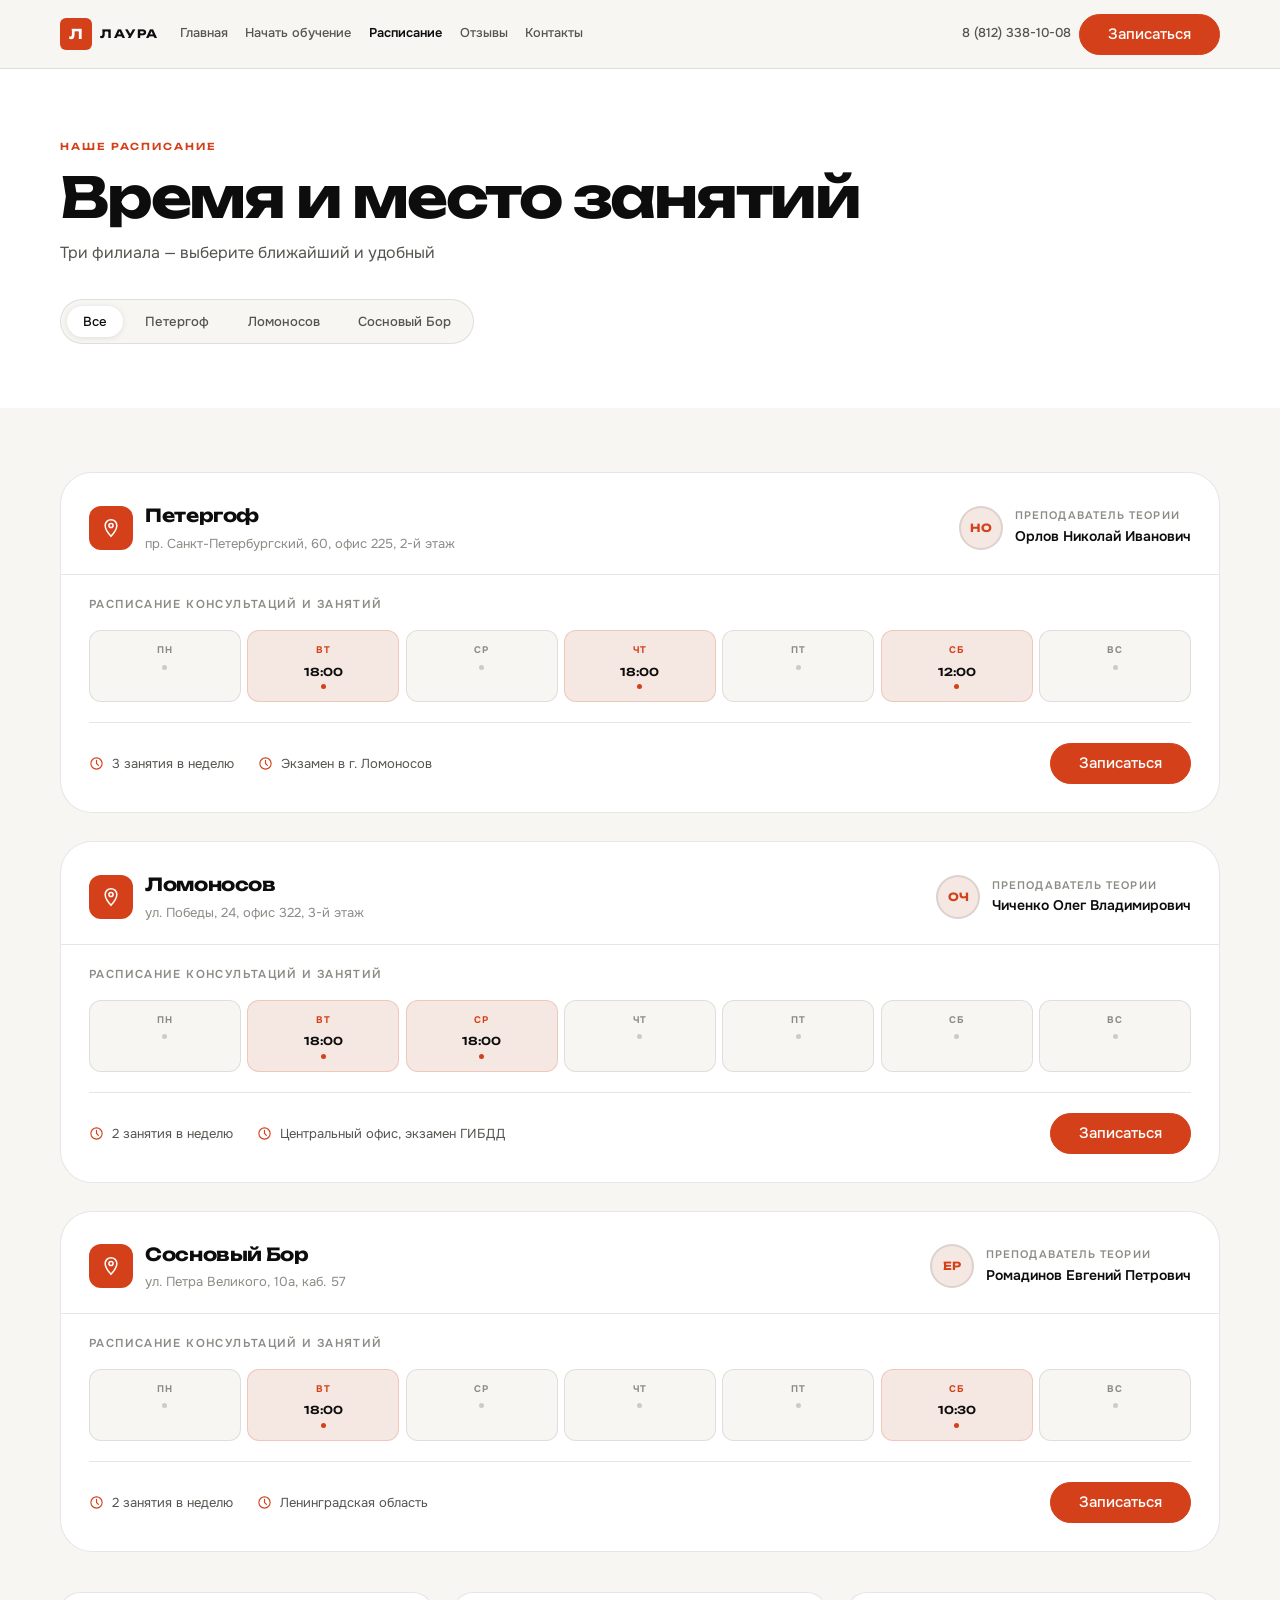
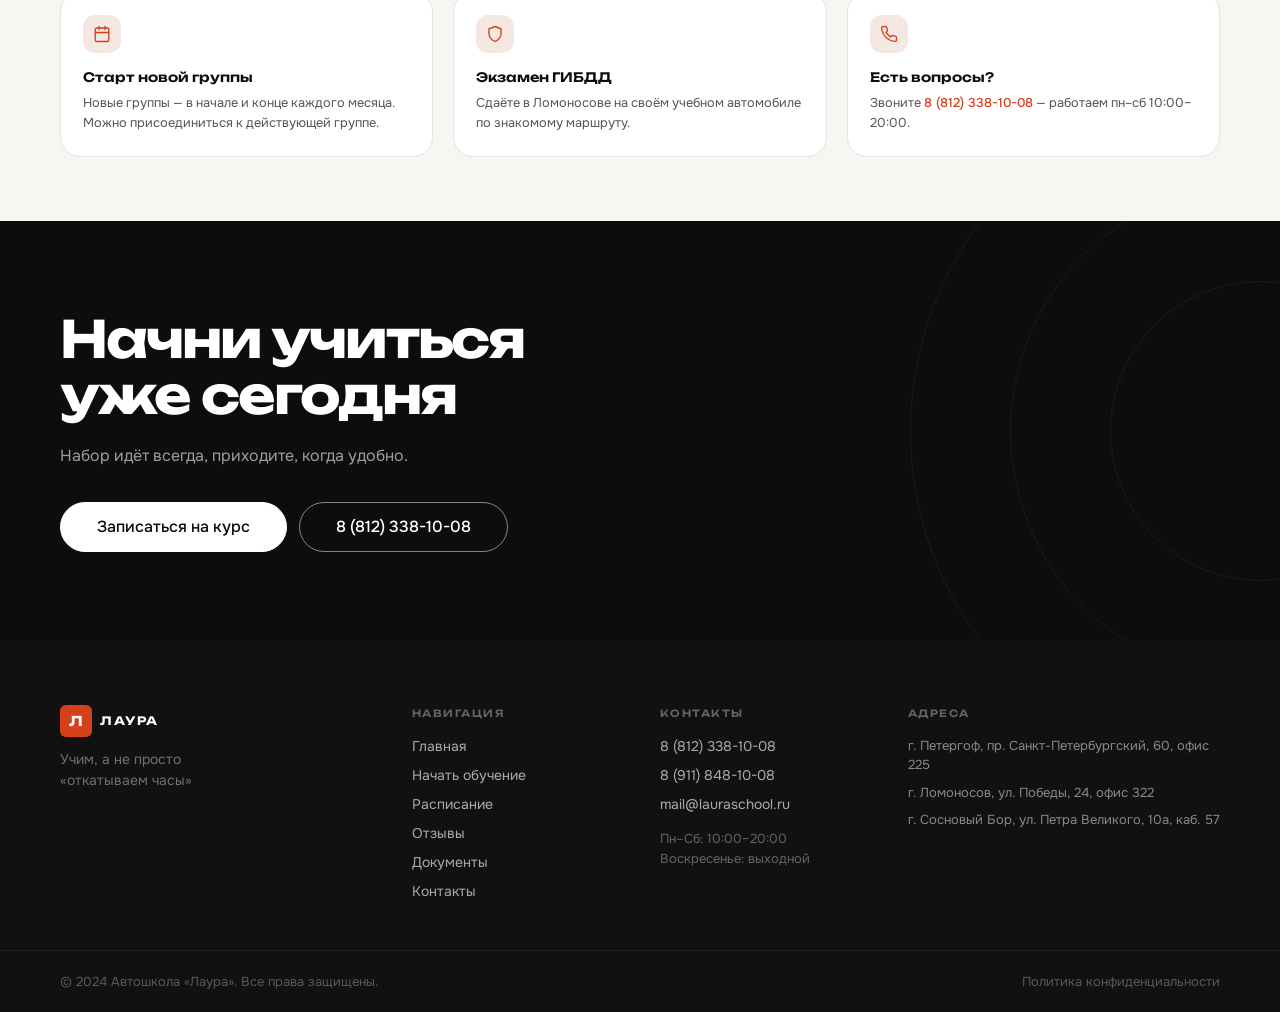
<file: schedule.html>
<!DOCTYPE html>
<html lang="ru">
<head>
  <meta charset="UTF-8">
  <meta name="viewport" content="width=device-width, initial-scale=1.0">
  <title>Расписание — Автошкола «Лаура»</title>
  <meta name="description" content="Расписание занятий автошколы Лаура в Петергофе, Ломоносове, Сосновом Боре">
      <!-- favicon -->
  <link rel="apple-touch-icon" sizes="180x180" href="img/favicon/apple-touch-icon.png">
  <link rel="icon" type="image/png" sizes="96x96" href="img/favicon/favicon-96x96.png">
  <link rel="icon" type="image/svg+xml" href="img/favicon/favicon.svg">
  <link rel="shortcut icon" href="img/favicon/favicon.ico">
  <link rel="manifest" href="img/favicon/site.webmanifest">
  <!-- / -->
  <link rel="preconnect" href="https://fonts.googleapis.com">
  <link rel="preconnect" href="https://fonts.gstatic.com" crossorigin>
  <link href="https://fonts.googleapis.com/css2?family=Unbounded:wght@300;400;600;700&family=Onest:wght@300;400;500;600&display=swap" rel="stylesheet">
  <link rel="stylesheet" href="style/main.css">
</head>
<body>
  <header class="header" id="header">
    <div class="header__inner container">
      <a href="index.html" class="logo">
        <span class="logo__mark">Л</span>
        <span class="logo__text">ЛАУРА</span>
      </a>
      <nav class="header__nav" aria-label="Основная навигация">
        <ul class="nav__list">
          <li class="nav__item"><a href="index.html" class="nav__link">Главная</a></li>
          <li class="nav__item"><a href="start.html" class="nav__link">Начать обучение</a></li>
          <li class="nav__item"><a href="schedule.html" class="nav__link  nav__link--active">Расписание</a></li>
          <li class="nav__item"><a href="reviews.html" class="nav__link">Отзывы</a></li>
          <li class="nav__item"><a href="contacts.html" class="nav__link">Контакты</a></li>
        </ul>
      </nav>
      <div class="header__actions">
        <a href="tel:88123381008" class="header__phone">8 (812) 338-10-08</a>
        <button class="btn btn--primary" onclick="openModal()">Записаться</button>
      </div>
      <button class="burger" id="burger" aria-label="Открыть меню" aria-expanded="false">
        <span class="burger__line"></span>
        <span class="burger__line"></span>
        <span class="burger__line"></span>
      </button>
    </div>
    <div class="mobile-menu" id="mobileMenu" aria-hidden="true">
      <ul class="mobile-menu__list">
        <li><a href="index.html" class="mobile-menu__link">Главная</a></li>
        <li><a href="start.html" class="mobile-menu__link">Начать обучение</a></li>
        <li><a href="schedule.html" class="mobile-menu__link">Расписание</a></li>
        <li><a href="reviews.html" class="mobile-menu__link">Отзывы</a></li>
        <li><a href="contacts.html" class="mobile-menu__link">Контакты</a></li>
      </ul>
      <a href="tel:88123381008" class="mobile-menu__phone">8 (812) 338-10-08</a>
      <button class="btn btn--primary" style="width:100%" onclick="openModal()">Записаться</button>
    </div>
  </header>
  <main>
    <section class="sch-hero">
      <div class="container sch-hero__inner">
        <div>
          <span class="section__label">Наше расписание</span>
          <h1 class="sch-hero__title">Время и место занятий</h1>
          <p class="sch-hero__sub">Три филиала — выберите ближайший и удобный</p>
        </div>
        <div class="branch-tabs" role="tablist" aria-label="Выбор филиала">
          <button class="branch-tab branch-tab--active" data-branch="all" role="tab" aria-selected="true">Все</button>
          <button class="branch-tab" data-branch="peterhof"   role="tab" aria-selected="false">Петергоф</button>
          <button class="branch-tab" data-branch="lomonosov"  role="tab" aria-selected="false">Ломоносов</button>
          <button class="branch-tab" data-branch="sosnovy"    role="tab" aria-selected="false">Сосновый Бор</button>
        </div>
      </div>
    </section>

    <section class="sch-section">
      <div class="container">
        <div class="sch-list">
          <article class="branch-card" data-branch="peterhof">
            <div class="branch-card__hdr">
              <div class="branch-loc">
                <div class="branch-loc__ico"><svg width="20" height="20" viewBox="0 0 24 24" fill="none" stroke="currentColor" stroke-width="1.8" stroke-linecap="round"><path d="M12 2C8.13 2 5 5.13 5 9c0 5.25 7 13 7 13s7-7.75 7-13c0-3.87-3.13-7-7-7z"/><circle cx="12" cy="9" r="2.5"/></svg></div>
                <div>
                  <div class="branch-loc__city">Петергоф</div>
                  <div class="branch-loc__addr">пр. Санкт-Петербургский, 60, офис 225, 2-й этаж</div>
                </div>
              </div>
              <div class="branch-teacher">
                <div class="branch-teacher__avatar">НО</div>
                <div>
                  <div class="branch-teacher__role">Преподаватель теории</div>
                  <div class="branch-teacher__name">Орлов Николай Иванович</div>
                </div>
              </div>
            </div>
            <div class="branch-card__body">
              <div class="sch-week-lbl">Расписание консультаций и занятий</div>
              <div class="sch-week"><div class="sch-day sch-day--off"><span class="sch-day__name">Пн</span><span class="sch-day__dot"></span></div><div class="sch-day sch-day--on"><span class="sch-day__name">Вт</span><span class="sch-day__time">18:00</span><span class="sch-day__dot"></span></div><div class="sch-day sch-day--off"><span class="sch-day__name">Ср</span><span class="sch-day__dot"></span></div><div class="sch-day sch-day--on"><span class="sch-day__name">Чт</span><span class="sch-day__time">18:00</span><span class="sch-day__dot"></span></div><div class="sch-day sch-day--off"><span class="sch-day__name">Пт</span><span class="sch-day__dot"></span></div><div class="sch-day sch-day--on"><span class="sch-day__name">Сб</span><span class="sch-day__time">12:00</span><span class="sch-day__dot"></span></div><div class="sch-day sch-day--off"><span class="sch-day__name">Вс</span><span class="sch-day__dot"></span></div></div>
              <div class="branch-info">
                <div class="branch-info__item"><svg width="15" height="15" viewBox="0 0 24 24" fill="none" stroke="currentColor" stroke-width="1.8" stroke-linecap="round"><circle cx="12" cy="12" r="9"/><path d="M12 7v5l3 3"/></svg><span>3 занятия в неделю</span></div><div class="branch-info__item"><svg width="15" height="15" viewBox="0 0 24 24" fill="none" stroke="currentColor" stroke-width="1.8" stroke-linecap="round"><circle cx="12" cy="12" r="9"/><path d="M12 7v5l3 3"/></svg><span>Экзамен в г. Ломоносов</span></div>
                <div style="margin-left:auto">
                  <button class="btn btn--primary" onclick="openModal()">Записаться</button>
                </div>
              </div>
            </div>
          </article>
          <article class="branch-card" data-branch="lomonosov">
            <div class="branch-card__hdr">
              <div class="branch-loc">
                <div class="branch-loc__ico"><svg width="20" height="20" viewBox="0 0 24 24" fill="none" stroke="currentColor" stroke-width="1.8" stroke-linecap="round"><path d="M12 2C8.13 2 5 5.13 5 9c0 5.25 7 13 7 13s7-7.75 7-13c0-3.87-3.13-7-7-7z"/><circle cx="12" cy="9" r="2.5"/></svg></div>
                <div>
                  <div class="branch-loc__city">Ломоносов</div>
                  <div class="branch-loc__addr">ул. Победы, 24, офис 322, 3-й этаж</div>
                </div>
              </div>
              <div class="branch-teacher">
                <div class="branch-teacher__avatar">ОЧ</div>
                <div>
                  <div class="branch-teacher__role">Преподаватель теории</div>
                  <div class="branch-teacher__name">Чиченко Олег Владимирович</div>
                </div>
              </div>
            </div>
            <div class="branch-card__body">
              <div class="sch-week-lbl">Расписание консультаций и занятий</div>
              <div class="sch-week"><div class="sch-day sch-day--off"><span class="sch-day__name">Пн</span><span class="sch-day__dot"></span></div><div class="sch-day sch-day--on"><span class="sch-day__name">Вт</span><span class="sch-day__time">18:00</span><span class="sch-day__dot"></span></div><div class="sch-day sch-day--on"><span class="sch-day__name">Ср</span><span class="sch-day__time">18:00</span><span class="sch-day__dot"></span></div><div class="sch-day sch-day--off"><span class="sch-day__name">Чт</span><span class="sch-day__dot"></span></div><div class="sch-day sch-day--off"><span class="sch-day__name">Пт</span><span class="sch-day__dot"></span></div><div class="sch-day sch-day--off"><span class="sch-day__name">Сб</span><span class="sch-day__dot"></span></div><div class="sch-day sch-day--off"><span class="sch-day__name">Вс</span><span class="sch-day__dot"></span></div></div>
              <div class="branch-info">
                <div class="branch-info__item"><svg width="15" height="15" viewBox="0 0 24 24" fill="none" stroke="currentColor" stroke-width="1.8" stroke-linecap="round"><circle cx="12" cy="12" r="9"/><path d="M12 7v5l3 3"/></svg><span>2 занятия в неделю</span></div><div class="branch-info__item"><svg width="15" height="15" viewBox="0 0 24 24" fill="none" stroke="currentColor" stroke-width="1.8" stroke-linecap="round"><circle cx="12" cy="12" r="9"/><path d="M12 7v5l3 3"/></svg><span>Центральный офис, экзамен ГИБДД</span></div>
                <div style="margin-left:auto">
                  <button class="btn btn--primary" onclick="openModal()">Записаться</button>
                </div>
              </div>
            </div>
          </article>
          <article class="branch-card" data-branch="sosnovy">
            <div class="branch-card__hdr">
              <div class="branch-loc">
                <div class="branch-loc__ico"><svg width="20" height="20" viewBox="0 0 24 24" fill="none" stroke="currentColor" stroke-width="1.8" stroke-linecap="round"><path d="M12 2C8.13 2 5 5.13 5 9c0 5.25 7 13 7 13s7-7.75 7-13c0-3.87-3.13-7-7-7z"/><circle cx="12" cy="9" r="2.5"/></svg></div>
                <div>
                  <div class="branch-loc__city">Сосновый Бор</div>
                  <div class="branch-loc__addr">ул. Петра Великого, 10а, каб. 57</div>
                </div>
              </div>
              <div class="branch-teacher">
                <div class="branch-teacher__avatar">ЕР</div>
                <div>
                  <div class="branch-teacher__role">Преподаватель теории</div>
                  <div class="branch-teacher__name">Ромадинов Евгений Петрович</div>
                </div>
              </div>
            </div>
            <div class="branch-card__body">
              <div class="sch-week-lbl">Расписание консультаций и занятий</div>
              <div class="sch-week"><div class="sch-day sch-day--off"><span class="sch-day__name">Пн</span><span class="sch-day__dot"></span></div><div class="sch-day sch-day--on"><span class="sch-day__name">Вт</span><span class="sch-day__time">18:00</span><span class="sch-day__dot"></span></div><div class="sch-day sch-day--off"><span class="sch-day__name">Ср</span><span class="sch-day__dot"></span></div><div class="sch-day sch-day--off"><span class="sch-day__name">Чт</span><span class="sch-day__dot"></span></div><div class="sch-day sch-day--off"><span class="sch-day__name">Пт</span><span class="sch-day__dot"></span></div><div class="sch-day sch-day--on"><span class="sch-day__name">Сб</span><span class="sch-day__time">10:30</span><span class="sch-day__dot"></span></div><div class="sch-day sch-day--off"><span class="sch-day__name">Вс</span><span class="sch-day__dot"></span></div></div>
              <div class="branch-info">
                <div class="branch-info__item"><svg width="15" height="15" viewBox="0 0 24 24" fill="none" stroke="currentColor" stroke-width="1.8" stroke-linecap="round"><circle cx="12" cy="12" r="9"/><path d="M12 7v5l3 3"/></svg><span>2 занятия в неделю</span></div><div class="branch-info__item"><svg width="15" height="15" viewBox="0 0 24 24" fill="none" stroke="currentColor" stroke-width="1.8" stroke-linecap="round"><circle cx="12" cy="12" r="9"/><path d="M12 7v5l3 3"/></svg><span>Ленинградская область</span></div>
                <div style="margin-left:auto">
                  <button class="btn btn--primary" onclick="openModal()">Записаться</button>
                </div>
              </div>
            </div>
          </article>
        </div>
        <div class="info-blocks">
          <div class="info-block"><div class="info-block__ico"><svg viewBox="0 0 24 24" fill="none" stroke="currentColor" stroke-width="1.8" stroke-linecap="round"><rect x="3" y="4" width="18" height="18" rx="2"/><line x1="16" y1="2" x2="16" y2="6"/><line x1="8" y1="2" x2="8" y2="6"/><line x1="3" y1="10" x2="21" y2="10"/></svg></div><h3 class="info-block__title">Старт новой группы</h3><p class="info-block__text">Новые группы — в начале и конце каждого месяца. Можно присоединиться к действующей группе.</p></div>
          <div class="info-block"><div class="info-block__ico"><svg viewBox="0 0 24 24" fill="none" stroke="currentColor" stroke-width="1.8" stroke-linecap="round"><path d="M12 22s8-4 8-10V5l-8-3-8 3v7c0 6 8 10 8 10z"/></svg></div><h3 class="info-block__title">Экзамен ГИБДД</h3><p class="info-block__text">Сдаёте в Ломоносове на своём учебном автомобиле по знакомому маршруту.</p></div>
          <div class="info-block"><div class="info-block__ico"><svg viewBox="0 0 24 24" fill="none" stroke="currentColor" stroke-width="1.8" stroke-linecap="round"><path d="M22 16.92v3a2 2 0 01-2.18 2A19.79 19.79 0 0111.19 19a19.5 19.5 0 01-6-6A19.79 19.79 0 012.12 4.18 2 2 0 014.11 2h3a2 2 0 012 1.72c.127.96.361 1.903.7 2.81a2 2 0 01-.45 2.11L8.09 9.91a16 16 0 006 6l1.27-1.27a2 2 0 012.11-.45 12.84 12.84 0 002.81.7A2 2 0 0122 17z"/></svg></div><h3 class="info-block__title">Есть вопросы?</h3><p class="info-block__text">Звоните <a href="tel:88123381008" style="color:var(--accent);font-weight:500">8 (812) 338-10-08</a> — работаем пн–сб 10:00–20:00.</p></div>
        </div>
      </div>
    </section>
    <section class="cta">
      <div class="container cta__inner">
        <div class="cta__body">
          <h2 class="cta__title">Начни учиться<br>уже сегодня</h2>
          <p class="cta__text">Набор идёт всегда, приходите, когда удобно.</p>
          <div class="cta__btns">
            <button class="btn btn--white btn--large" onclick="openModal()">Записаться на курс</button>
            <a href="tel:88123381008" class="btn btn--outline-white btn--large">8 (812) 338-10-08</a>
          </div>
        </div>
        <div class="cta__rings" aria-hidden="true">
          <div class="cta__ring cta__ring--1"></div>
          <div class="cta__ring cta__ring--2"></div>
          <div class="cta__ring cta__ring--3"></div>
        </div>
      </div>
    </section>
  </main>
  <footer class="footer">
    <div class="container">
      <div class="footer__grid">
        <div>
          <a href="index.html" class="logo">
            <span class="logo__mark">Л</span>
            <span class="logo__text" style="color:#fff">ЛАУРА</span>
          </a>
          <p class="footer__tag">Учим, а не просто<br>«откатываем часы»</p>
        </div>
        <div>
          <p class="footer__ttl">Навигация</p>
          <ul class="footer__list">
            <li><a href="index.html">Главная</a></li>
            <li><a href="start.html">Начать обучение</a></li>
            <li><a href="schedule.html">Расписание</a></li>
            <li><a href="reviews.html">Отзывы</a></li>
            <li><a href="documents.html">Документы</a></li>
            <li><a href="contacts.html">Контакты</a></li>
          </ul>
        </div>
        <div>
          <p class="footer__ttl">Контакты</p>
          <ul class="footer__list">
            <li><a href="tel:88123381008">8 (812) 338-10-08</a></li>
            <li><a href="tel:89118481008">8 (911) 848-10-08</a></li>
            <li><a href="mailto:mail@lauraschool.ru">mail@lauraschool.ru</a></li>
          </ul>
          <p class="footer__hrs">Пн–Сб: 10:00–20:00<br>Воскресенье: выходной</p>
        </div>
        <div class="footer__addr-col">
          <p class="footer__ttl">Адреса</p>
          <ul class="footer__list">
            <li>г. Петергоф, пр. Санкт-Петербургский, 60, офис 225</li>
            <li>г. Ломоносов, ул. Победы, 24, офис 322</li>
            <li>г. Сосновый Бор, ул. Петра Великого, 10а, каб. 57</li>
          </ul>
        </div>
      </div>
    </div>
    <div class="footer__bot">
      <div class="container">
        <p>© 2024 Автошкола «Лаура». Все права защищены.</p>
        <a href="img/documents/privat-policy.pdf" target="_blank" rel="noopener">Политика конфиденциальности</a>
      </div>
    </div>
  </footer>
  <!-- MODAL -->
  <div class="modal-overlay" id="modalOverlay" aria-hidden="true" role="dialog" aria-modal="true" aria-label="Запись на курс">
    <div class="modal">
      <button class="modal__close" onclick="closeModal()" aria-label="Закрыть">
        <svg width="18" height="18" viewBox="0 0 20 20" fill="none"><path d="M4 4l12 12M16 4L4 16" stroke="currentColor" stroke-width="1.8" stroke-linecap="round"/></svg>
      </button>
      <h2 class="modal__title">Записаться на курс</h2>
      <p class="modal__sub">Оставьте заявку — мы перезвоним в ближайшее время</p>
      <form class="modal__form" onsubmit="submitForm(event)" novalidate>
        <div class="field">
          <label class="field__lbl" for="m-name">Ваше имя</label>
          <input class="field__inp" type="text" id="m-name" name="name" placeholder="Иван Иванов" required autocomplete="name">
          <!-- FIX: добавлен элемент для вывода ошибки имени -->
          <span class="field__err" id="m-name-err"></span>
        </div>
        <div class="field">
          <label class="field__lbl" for="m-phone">Номер телефона</label>
          <!-- FIX: добавлен phone-wrap с префиксом +7, маска работает
               так же как в контактной форме, getFullPhone() корректен -->
          <div class="phone-wrap">
            <span class="phone-prefix">+7</span>
            <input class="field__inp phone-inp" type="tel" id="m-phone" name="phone"
              placeholder="(___) ___-__-__" maxlength="15" autocomplete="tel" required>
          </div>
          <span class="field__err" id="m-phone-err"></span>
        </div>
        <div class="field">
          <label class="field__lbl" for="m-cat">Категория</label>
          <select class="field__inp" id="m-cat" name="category">
            <option value="B">Категория B (автомобиль)</option>
            <option value="A">Категория A (мотоцикл)</option>
          </select>
        </div>
        <div class="field">
          <label class="field__lbl" for="m-branch">Выберите филиал</label>
          <select class="field__inp" id="m-branch" name="branch">
            <option value="">— Любой удобный —</option>
            <option value="peterhof">Петергоф — пр. Санкт-Петербургский, 60</option>
            <option value="lomonosov">Ломоносов — ул. Победы, 24</option>
            <option value="sosnovy-bor">Сосновый Бор — ул. Петра Великого, 10а</option>
          </select>
        </div>
        <button type="submit" class="btn btn--primary btn--full">Отправить заявку</button>
        <p class="modal__privacy">Нажимая кнопку, вы соглашаетесь на <a href="img/documents/privat-policy.pdf" target="_blank">обработку персональных данных</a></p>
      </form>
    </div>
  </div>
  <script src="javascript/main.js"></script>
</body>
</html>
</file>
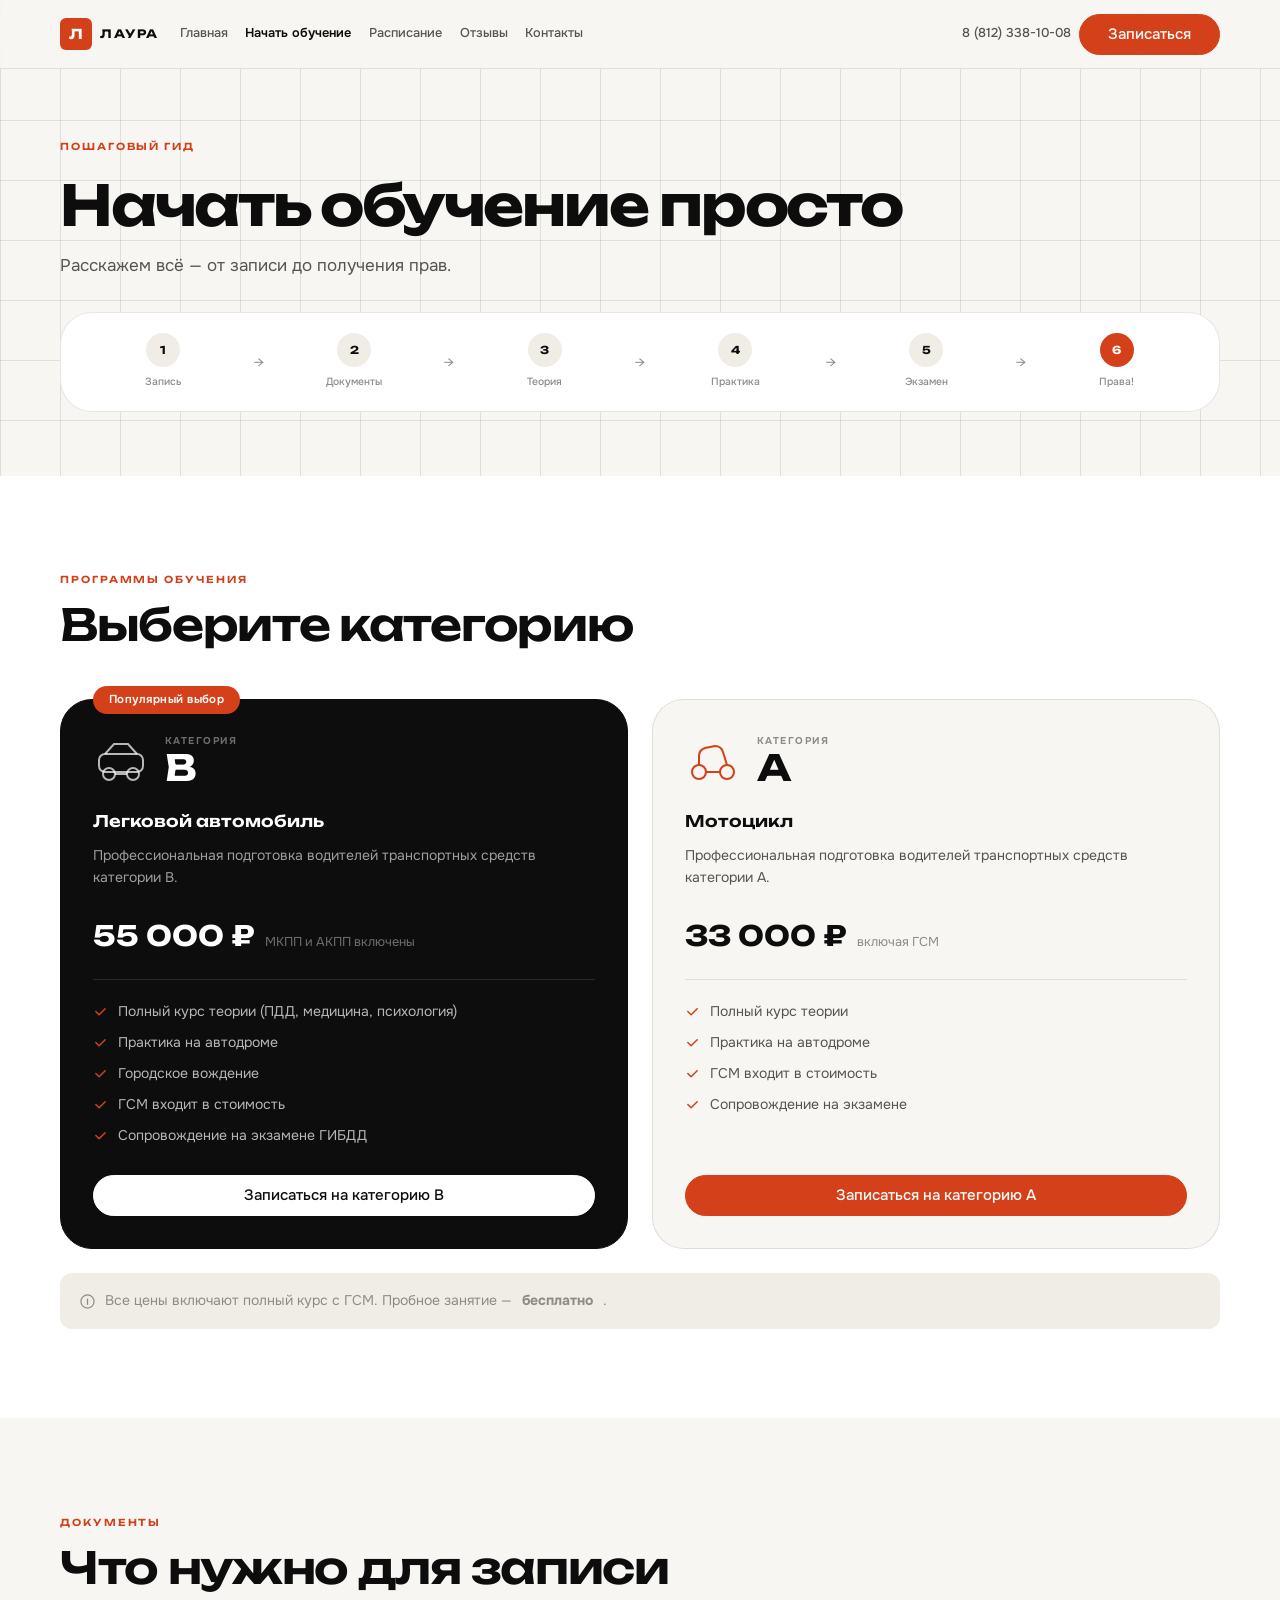
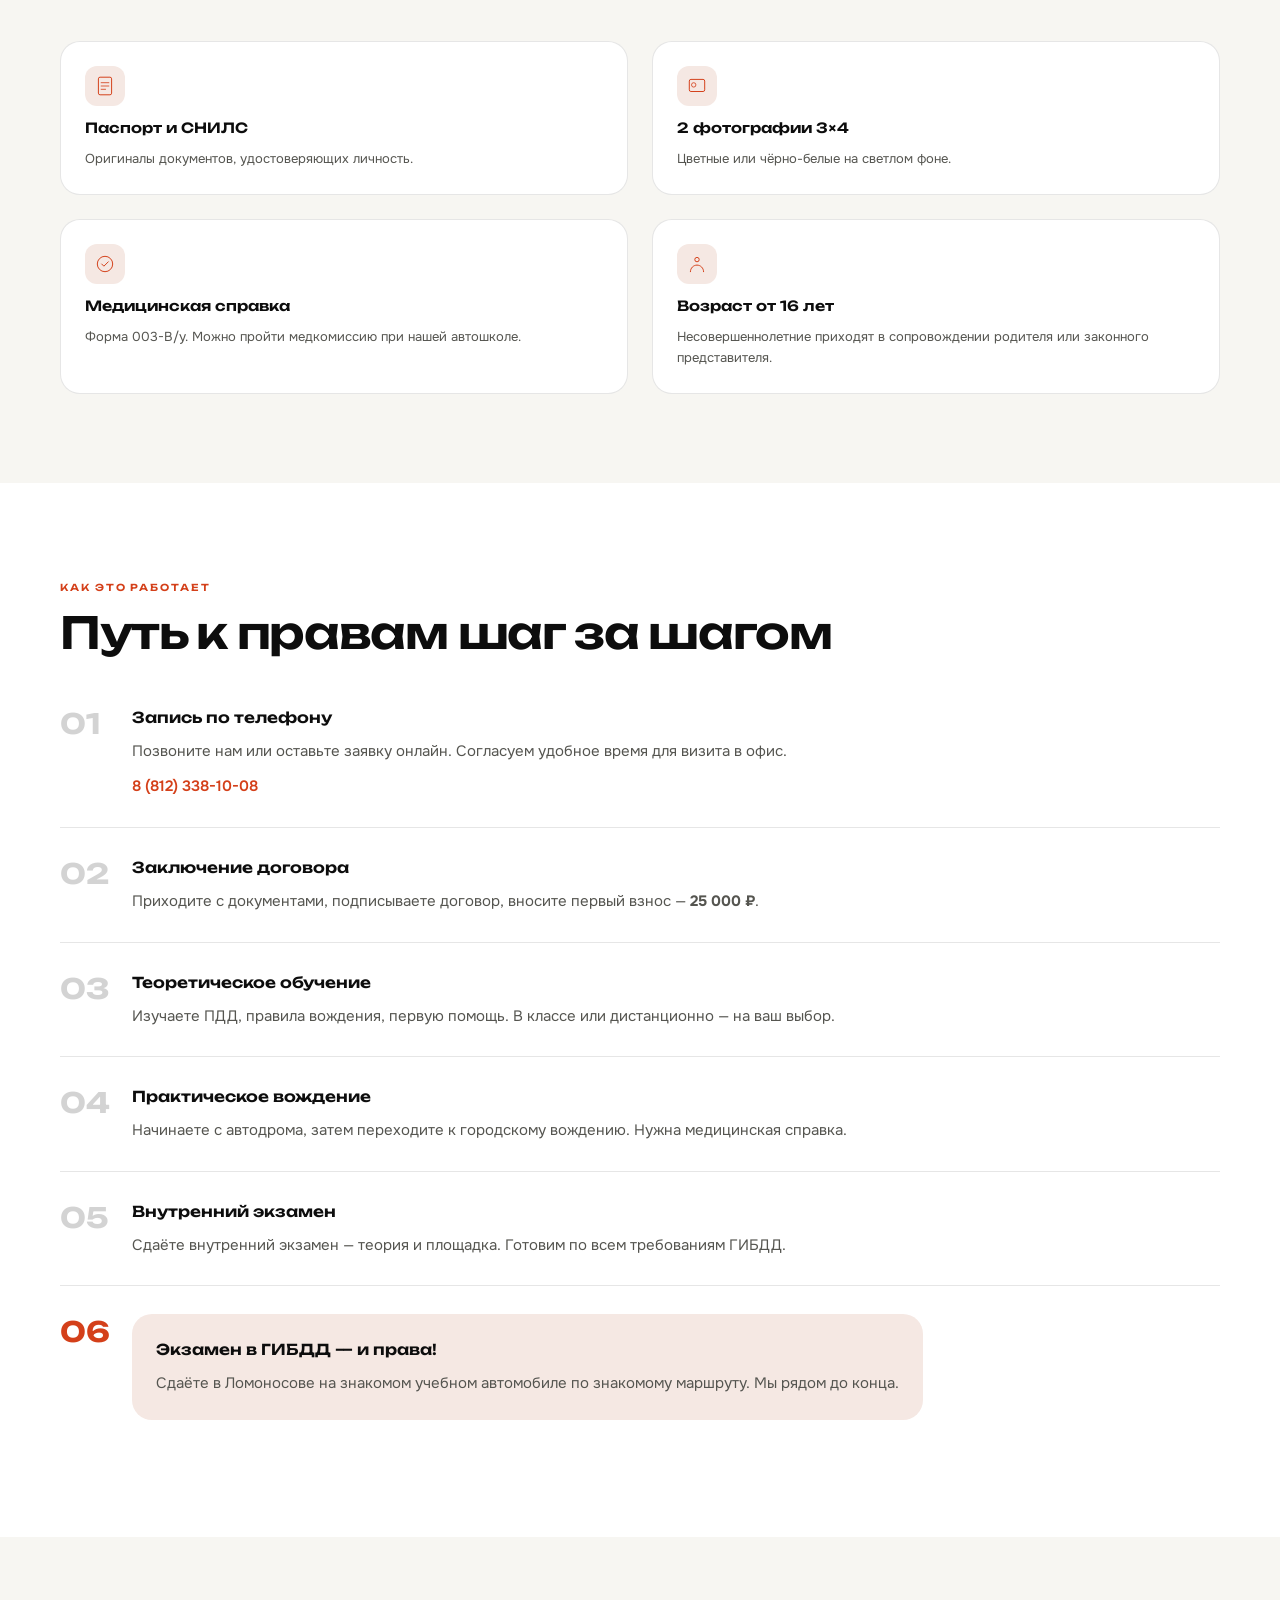
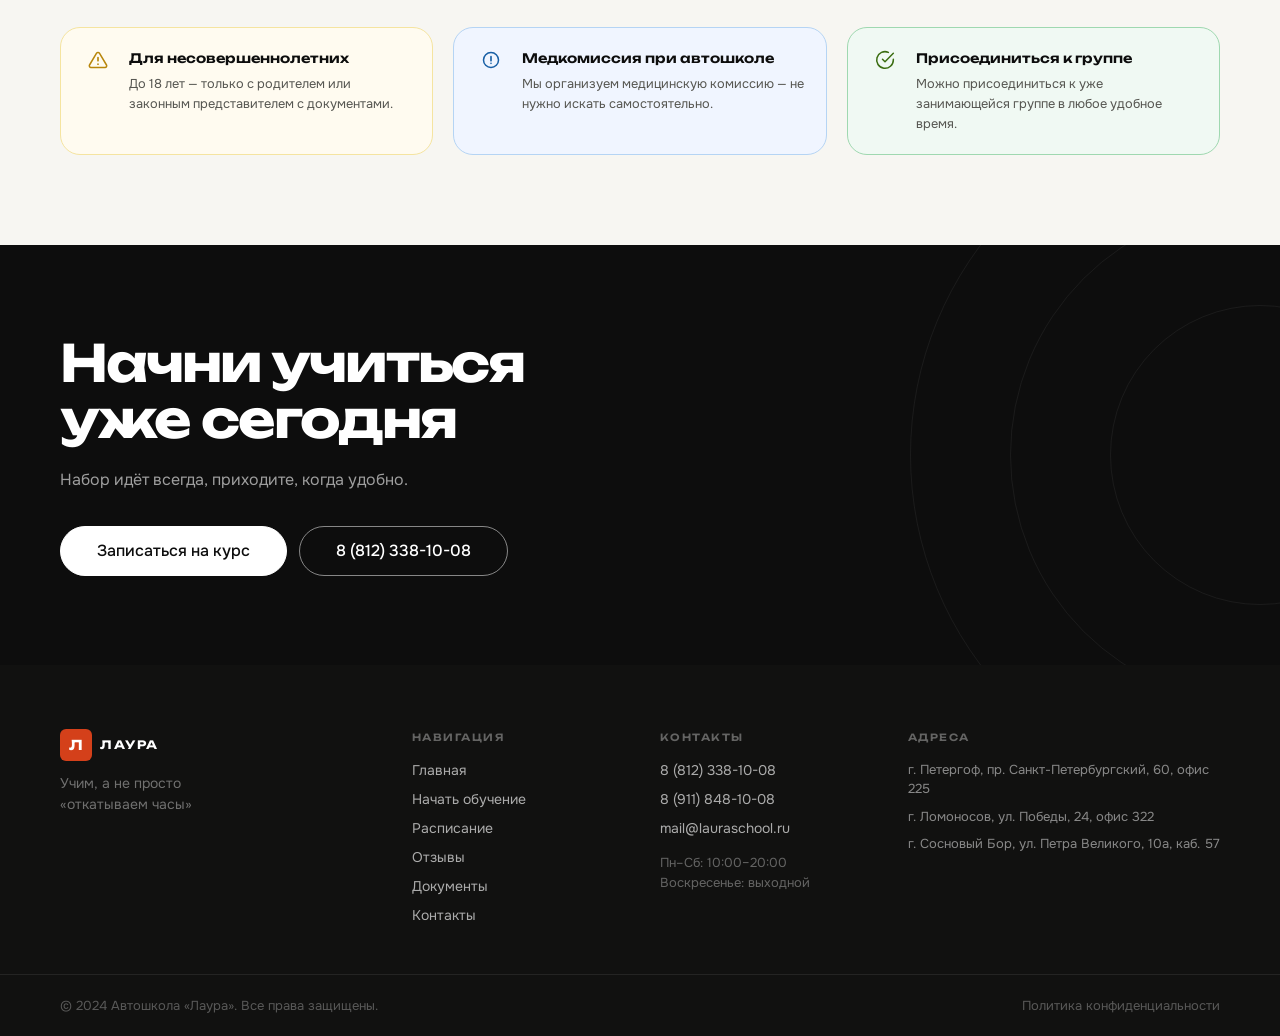
<file: start.html>
<!DOCTYPE html>
<html lang="ru">
<head>
  <meta charset="UTF-8">
  <meta name="viewport" content="width=device-width, initial-scale=1.0">
  <title>Начать обучение — Автошкола «Лаура»</title>
  <meta name="description" content="Как начать обучение в автошколе Лаура — документы, категории, стоимость">
      <!-- favicon -->
  <link rel="apple-touch-icon" sizes="180x180" href="img/favicon/apple-touch-icon.png">
  <link rel="icon" type="image/png" sizes="96x96" href="img/favicon/favicon-96x96.png">
  <link rel="icon" type="image/svg+xml" href="img/favicon/favicon.svg">
  <link rel="shortcut icon" href="img/favicon/favicon.ico">
  <link rel="manifest" href="img/favicon/site.webmanifest">
  <!-- / -->
  <link rel="preconnect" href="https://fonts.googleapis.com">
  <link rel="preconnect" href="https://fonts.gstatic.com" crossorigin>
  <link href="https://fonts.googleapis.com/css2?family=Unbounded:wght@300;400;600;700&family=Onest:wght@300;400;500;600&display=swap" rel="stylesheet">
  <link rel="stylesheet" href="style/main.css">
</head>
<body>
  <header class="header" id="header">
    <div class="header__inner container">
      <a href="index.html" class="logo">
        <span class="logo__mark">Л</span>
        <span class="logo__text">ЛАУРА</span>
      </a>
      <nav class="header__nav" aria-label="Основная навигация">
        <ul class="nav__list">
          <li class="nav__item"><a href="index.html" class="nav__link">Главная</a></li>
          <li class="nav__item"><a href="start.html" class="nav__link  nav__link--active">Начать обучение</a></li>
          <li class="nav__item"><a href="schedule.html" class="nav__link">Расписание</a></li>
          <li class="nav__item"><a href="reviews.html" class="nav__link">Отзывы</a></li>
          <li class="nav__item"><a href="contacts.html" class="nav__link">Контакты</a></li>
        </ul>
      </nav>
      <div class="header__actions">
        <a href="tel:88123381008" class="header__phone">8 (812) 338-10-08</a>
        <button class="btn btn--primary" onclick="openModal()">Записаться</button>
      </div>
      <button class="burger" id="burger" aria-label="Открыть меню" aria-expanded="false">
        <span class="burger__line"></span>
        <span class="burger__line"></span>
        <span class="burger__line"></span>
      </button>
    </div>
    <div class="mobile-menu" id="mobileMenu" aria-hidden="true">
      <ul class="mobile-menu__list">
        <li><a href="index.html" class="mobile-menu__link">Главная</a></li>
        <li><a href="start.html" class="mobile-menu__link">Начать обучение</a></li>
        <li><a href="schedule.html" class="mobile-menu__link">Расписание</a></li>
        <li><a href="reviews.html" class="mobile-menu__link">Отзывы</a></li>
        <li><a href="contacts.html" class="mobile-menu__link">Контакты</a></li>
      </ul>
      <a href="tel:88123381008" class="mobile-menu__phone">8 (812) 338-10-08</a>
      <button class="btn btn--primary" style="width:100%" onclick="openModal()">Записаться</button>
    </div>
  </header>
  <main>
    <section class="pg-hero">
      <div class="pg-hero__grid" aria-hidden="true"></div>
      <div class="container pg-hero__wrap">
        <span class="section__label">Пошаговый гид</span>
        <h1 class="pg-hero__title">Начать обучение просто</h1>
        <p class="pg-hero__sub">Расскажем всё — от записи до получения прав.</p>
        <div class="steps-strip">
          <div class="steps-strip__item"><span class="steps-strip__num">1</span><span class="steps-strip__lbl">Запись</span></div>
          <span class="steps-strip__arrow" aria-hidden="true">→</span>
          <div class="steps-strip__item"><span class="steps-strip__num">2</span><span class="steps-strip__lbl">Документы</span></div>
          <span class="steps-strip__arrow" aria-hidden="true">→</span>
          <div class="steps-strip__item"><span class="steps-strip__num">3</span><span class="steps-strip__lbl">Теория</span></div>
          <span class="steps-strip__arrow" aria-hidden="true">→</span>
          <div class="steps-strip__item"><span class="steps-strip__num">4</span><span class="steps-strip__lbl">Практика</span></div>
          <span class="steps-strip__arrow" aria-hidden="true">→</span>
          <div class="steps-strip__item"><span class="steps-strip__num">5</span><span class="steps-strip__lbl">Экзамен</span></div>
          <span class="steps-strip__arrow" aria-hidden="true">→</span>
          <div class="steps-strip__item steps-strip__item--final"><span class="steps-strip__num">6</span><span class="steps-strip__lbl">Права!</span></div>
        </div>
      </div>
    </section>

    <section class="section" style="background:var(--surface)">
      <div class="container">
        <div class="section__header"><span class="section__label">Программы обучения</span><h2 class="section__title">Выберите категорию</h2></div>
        <div class="cat-cards">
          <div class="cat-card cat-card--feat">
            <div class="cat-card__badge">Популярный выбор</div>
            <div class="cat-card__hdr">
              <div class="cat-card__icon"><svg viewBox="0 0 56 56" fill="none"><rect x="6" y="22" width="44" height="18" rx="6" stroke="currentColor" stroke-width="2"/><path d="M12 22L21 12L35 12L44 22" stroke="currentColor" stroke-width="2" fill="none"/><circle cx="16" cy="42" r="6" stroke="currentColor" stroke-width="2" fill="none"/><circle cx="40" cy="42" r="6" stroke="currentColor" stroke-width="2" fill="none"/><line x1="22" y1="42" x2="34" y2="42" stroke="currentColor" stroke-width="2"/></svg></div>
              <div><div class="cat-card__lbl">Категория</div><div class="cat-card__letter">B</div></div>
            </div>
            <h3 class="cat-card__name">Легковой автомобиль</h3>
            <p class="cat-card__desc">Профессиональная подготовка водителей транспортных средств категории B.</p>
            <div class="cat-card__price"><span class="cat-card__pval">55 000 ₽</span><span class="cat-card__pnote">МКПП и АКПП включены</span></div>
            <ul class="cat-card__inc">
              <li><svg width="15" height="15" viewBox="0 0 16 16" fill="none"><path d="M3 8l3.5 3.5L13 5" stroke="currentColor" stroke-width="1.6" stroke-linecap="round" stroke-linejoin="round"/></svg>Полный курс теории (ПДД, медицина, психология)</li>
              <li><svg width="15" height="15" viewBox="0 0 16 16" fill="none"><path d="M3 8l3.5 3.5L13 5" stroke="currentColor" stroke-width="1.6" stroke-linecap="round" stroke-linejoin="round"/></svg>Практика на автодроме</li>
              <li><svg width="15" height="15" viewBox="0 0 16 16" fill="none"><path d="M3 8l3.5 3.5L13 5" stroke="currentColor" stroke-width="1.6" stroke-linecap="round" stroke-linejoin="round"/></svg>Городское вождение</li>
              <li><svg width="15" height="15" viewBox="0 0 16 16" fill="none"><path d="M3 8l3.5 3.5L13 5" stroke="currentColor" stroke-width="1.6" stroke-linecap="round" stroke-linejoin="round"/></svg>ГСМ входит в стоимость</li>
              <li><svg width="15" height="15" viewBox="0 0 16 16" fill="none"><path d="M3 8l3.5 3.5L13 5" stroke="currentColor" stroke-width="1.6" stroke-linecap="round" stroke-linejoin="round"/></svg>Сопровождение на экзамене ГИБДД</li>
            </ul>
            <button class="btn btn--white btn--full" onclick="openModal()">Записаться на категорию B</button>
          </div>
          <div class="cat-card">
            <div class="cat-card__hdr">
              <div class="cat-card__icon"><svg viewBox="0 0 56 56" fill="none"><circle cx="14" cy="40" r="7" stroke="currentColor" stroke-width="2" fill="none"/><circle cx="42" cy="40" r="7" stroke="currentColor" stroke-width="2" fill="none"/><path d="M21 40L35 40" stroke="currentColor" stroke-width="2"/><path d="M14 33L14 24Q14 18 20 16L30 14Q36 14 38 20L42 33" stroke="currentColor" stroke-width="2" fill="none"/></svg></div>
              <div><div class="cat-card__lbl">Категория</div><div class="cat-card__letter">A</div></div>
            </div>
            <h3 class="cat-card__name">Мотоцикл</h3>
            <p class="cat-card__desc">Профессиональная подготовка водителей транспортных средств категории A.</p>
            <div class="cat-card__price"><span class="cat-card__pval">33 000 ₽</span><span class="cat-card__pnote">включая ГСМ</span></div>
            <ul class="cat-card__inc">
              <li><svg width="15" height="15" viewBox="0 0 16 16" fill="none"><path d="M3 8l3.5 3.5L13 5" stroke="currentColor" stroke-width="1.6" stroke-linecap="round" stroke-linejoin="round"/></svg>Полный курс теории</li>
              <li><svg width="15" height="15" viewBox="0 0 16 16" fill="none"><path d="M3 8l3.5 3.5L13 5" stroke="currentColor" stroke-width="1.6" stroke-linecap="round" stroke-linejoin="round"/></svg>Практика на автодроме</li>
              <li><svg width="15" height="15" viewBox="0 0 16 16" fill="none"><path d="M3 8l3.5 3.5L13 5" stroke="currentColor" stroke-width="1.6" stroke-linecap="round" stroke-linejoin="round"/></svg>ГСМ входит в стоимость</li>
              <li><svg width="15" height="15" viewBox="0 0 16 16" fill="none"><path d="M3 8l3.5 3.5L13 5" stroke="currentColor" stroke-width="1.6" stroke-linecap="round" stroke-linejoin="round"/></svg>Сопровождение на экзамене</li>
            </ul>
            <button class="btn btn--primary btn--full" onclick="openModal()">Записаться на категорию A</button>
          </div>
        </div>
        <p class="cat-note">
          <svg width="15" height="15" viewBox="0 0 16 16" fill="none"><circle cx="8" cy="8" r="7" stroke="currentColor" stroke-width="1.3"/><path d="M8 7v4M8 5.5v.5" stroke="currentColor" stroke-width="1.4" stroke-linecap="round"/></svg>
          Все цены включают полный курс с ГСМ. Пробное занятие — <strong>бесплатно</strong>.
        </p>
      </div>
    </section>

    <section class="section" style="background:var(--bg)">
      <div class="container">
        <div class="section__header"><span class="section__label">Документы</span><h2 class="section__title">Что нужно для записи</h2></div>
        <div class="docs-grid">
          <div class="doc-item"><div class="doc-item__icon"><svg viewBox="0 0 40 40" fill="none"><rect x="8" y="4" width="24" height="32" rx="3" stroke="currentColor" stroke-width="1.8"/><path d="M13 14h14M13 20h14M13 26h8" stroke="currentColor" stroke-width="1.5" stroke-linecap="round"/></svg></div><h3 class="doc-item__title">Паспорт и СНИЛС</h3><p class="doc-item__text">Оригиналы документов, удостоверяющих личность.</p></div>
          <div class="doc-item"><div class="doc-item__icon"><svg viewBox="0 0 40 40" fill="none"><rect x="6" y="8" width="28" height="22" rx="3" stroke="currentColor" stroke-width="1.8"/><circle cx="14" cy="18" r="4" stroke="currentColor" stroke-width="1.5"/></svg></div><h3 class="doc-item__title">2 фотографии 3×4</h3><p class="doc-item__text">Цветные или чёрно-белые на светлом фоне.</p></div>
          <div class="doc-item"><div class="doc-item__icon"><svg viewBox="0 0 40 40" fill="none"><path d="M20 6a14 14 0 100 28A14 14 0 0020 6z" stroke="currentColor" stroke-width="1.8"/><path d="M14 20l4 4 8-8" stroke="currentColor" stroke-width="1.8" stroke-linecap="round" stroke-linejoin="round"/></svg></div><h3 class="doc-item__title">Медицинская справка</h3><p class="doc-item__text">Форма 003-В/у. Можно пройти медкомиссию при нашей автошколе.</p></div>
          <div class="doc-item"><div class="doc-item__icon"><svg viewBox="0 0 40 40" fill="none"><path d="M20 8a4 4 0 100 8 4 4 0 000-8z" stroke="currentColor" stroke-width="1.8"/><path d="M8 34c0-6.6 5.4-12 12-12s12 5.4 12 12" stroke="currentColor" stroke-width="1.8" stroke-linecap="round"/></svg></div><h3 class="doc-item__title">Возраст от 16 лет</h3><p class="doc-item__text">Несовершеннолетние приходят в сопровождении родителя или законного представителя.</p></div>
        </div>
      </div>
    </section>

    <section class="section" style="background:var(--surface)">
      <div class="container">
        <div class="section__header"><span class="section__label">Как это работает</span><h2 class="section__title">Путь к правам шаг за шагом</h2></div>
        <ol class="steps-list">
          <li class="step-item"><div class="step-num">01</div><div><h3 class="step-title">Запись по телефону</h3><p class="step-text">Позвоните нам или оставьте заявку онлайн. Согласуем удобное время для визита в офис.</p><a href="tel:88123381008" class="step-link">8 (812) 338-10-08</a></div></li>
          <li class="step-item"><div class="step-num">02</div><div><h3 class="step-title">Заключение договора</h3><p class="step-text">Приходите с документами, подписываете договор, вносите первый взнос — <strong>25 000 ₽</strong>.</p></div></li>
          <li class="step-item"><div class="step-num">03</div><div><h3 class="step-title">Теоретическое обучение</h3><p class="step-text">Изучаете ПДД, правила вождения, первую помощь. В классе или дистанционно — на ваш выбор.</p></div></li>
          <li class="step-item"><div class="step-num">04</div><div><h3 class="step-title">Практическое вождение</h3><p class="step-text">Начинаете с автодрома, затем переходите к городскому вождению. Нужна медицинская справка.</p></div></li>
          <li class="step-item"><div class="step-num">05</div><div><h3 class="step-title">Внутренний экзамен</h3><p class="step-text">Сдаёте внутренний экзамен — теория и площадка. Готовим по всем требованиям ГИБДД.</p></div></li>
          <li class="step-item step-item--accent"><div class="step-num">06</div><div class="step-item__body"><h3 class="step-title">Экзамен в ГИБДД — и права!</h3><p class="step-text">Сдаёте в Ломоносове на знакомом учебном автомобиле по знакомому маршруту. Мы рядом до конца.</p></div></li>
        </ol>
      </div>
    </section>

    <section class="section" style="background:var(--bg)">
      <div class="container">
        <div class="notes-grid">
          <div class="note-card note-card--warn"><div class="note-card__ico"><svg viewBox="0 0 24 24" fill="none"><path d="M10.29 3.86L1.82 18a2 2 0 001.71 3h16.94a2 2 0 001.71-3L13.71 3.86a2 2 0 00-3.42 0z" stroke="currentColor" stroke-width="1.8"/><path d="M12 9v4M12 17h.01" stroke="currentColor" stroke-width="2" stroke-linecap="round"/></svg></div><div><h3 class="note-card__title">Для несовершеннолетних</h3><p class="note-card__text">До 18 лет — только с родителем или законным представителем с документами.</p></div></div>
          <div class="note-card note-card--info"><div class="note-card__ico"><svg viewBox="0 0 24 24" fill="none"><circle cx="12" cy="12" r="9" stroke="currentColor" stroke-width="1.8"/><path d="M12 8v5M12 16h.01" stroke="currentColor" stroke-width="2" stroke-linecap="round"/></svg></div><div><h3 class="note-card__title">Медкомиссия при автошколе</h3><p class="note-card__text">Мы организуем медицинскую комиссию — не нужно искать самостоятельно.</p></div></div>
          <div class="note-card note-card--ok"><div class="note-card__ico"><svg viewBox="0 0 24 24" fill="none"><path d="M22 11.08V12a10 10 0 11-5.93-9.14" stroke="currentColor" stroke-width="1.8" stroke-linecap="round"/><polyline points="22 4 12 14.01 9 11.01" stroke="currentColor" stroke-width="1.8" stroke-linecap="round" stroke-linejoin="round"/></svg></div><div><h3 class="note-card__title">Присоединиться к группе</h3><p class="note-card__text">Можно присоединиться к уже занимающейся группе в любое удобное время.</p></div></div>
        </div>
      </div>
    </section>
    <section class="cta">
      <div class="container cta__inner">
        <div class="cta__body">
          <h2 class="cta__title">Начни учиться<br>уже сегодня</h2>
          <p class="cta__text">Набор идёт всегда, приходите, когда удобно.</p>
          <div class="cta__btns">
            <button class="btn btn--white btn--large" onclick="openModal()">Записаться на курс</button>
            <a href="tel:88123381008" class="btn btn--outline-white btn--large">8 (812) 338-10-08</a>
          </div>
        </div>
        <div class="cta__rings" aria-hidden="true">
          <div class="cta__ring cta__ring--1"></div>
          <div class="cta__ring cta__ring--2"></div>
          <div class="cta__ring cta__ring--3"></div>
        </div>
      </div>
    </section>
  </main>
  <footer class="footer">
    <div class="container">
      <div class="footer__grid">
        <div>
          <a href="index.html" class="logo">
            <span class="logo__mark">Л</span>
            <span class="logo__text" style="color:#fff">ЛАУРА</span>
          </a>
          <p class="footer__tag">Учим, а не просто<br>«откатываем часы»</p>
        </div>
        <div>
          <p class="footer__ttl">Навигация</p>
          <ul class="footer__list">
            <li><a href="index.html">Главная</a></li>
            <li><a href="start.html">Начать обучение</a></li>
            <li><a href="schedule.html">Расписание</a></li>
            <li><a href="reviews.html">Отзывы</a></li>
            <li><a href="documents.html">Документы</a></li>
            <li><a href="contacts.html">Контакты</a></li>
          </ul>
        </div>
        <div>
          <p class="footer__ttl">Контакты</p>
          <ul class="footer__list">
            <li><a href="tel:88123381008">8 (812) 338-10-08</a></li>
            <li><a href="tel:89118481008">8 (911) 848-10-08</a></li>
            <li><a href="mailto:mail@lauraschool.ru">mail@lauraschool.ru</a></li>
          </ul>
          <p class="footer__hrs">Пн–Сб: 10:00–20:00<br>Воскресенье: выходной</p>
        </div>
        <div class="footer__addr-col">
          <p class="footer__ttl">Адреса</p>
          <ul class="footer__list">
            <li>г. Петергоф, пр. Санкт-Петербургский, 60, офис 225</li>
            <li>г. Ломоносов, ул. Победы, 24, офис 322</li>
            <li>г. Сосновый Бор, ул. Петра Великого, 10а, каб. 57</li>
          </ul>
        </div>
      </div>
    </div>
    <div class="footer__bot">
      <div class="container">
        <p>© 2024 Автошкола «Лаура». Все права защищены.</p>
        <a href="img/documents/privat-policy.pdf" target="_blank" rel="noopener">Политика конфиденциальности</a>
      </div>
    </div>
  </footer>
   <!-- MODAL -->
  <div class="modal-overlay" id="modalOverlay" aria-hidden="true" role="dialog" aria-modal="true" aria-label="Запись на курс">
    <div class="modal">
      <button class="modal__close" onclick="closeModal()" aria-label="Закрыть">
        <svg width="18" height="18" viewBox="0 0 20 20" fill="none"><path d="M4 4l12 12M16 4L4 16" stroke="currentColor" stroke-width="1.8" stroke-linecap="round"/></svg>
      </button>
      <h2 class="modal__title">Записаться на курс</h2>
      <p class="modal__sub">Оставьте заявку — мы перезвоним в ближайшее время</p>
      <form class="modal__form" onsubmit="submitForm(event)" novalidate>
        <div class="field">
          <label class="field__lbl" for="m-name">Ваше имя</label>
          <input class="field__inp" type="text" id="m-name" name="name" placeholder="Иван Иванов" required autocomplete="name">
          <!-- FIX: добавлен элемент для вывода ошибки имени -->
          <span class="field__err" id="m-name-err"></span>
        </div>
        <div class="field">
          <label class="field__lbl" for="m-phone">Номер телефона</label>
          <!-- FIX: добавлен phone-wrap с префиксом +7, маска работает
               так же как в контактной форме, getFullPhone() корректен -->
          <div class="phone-wrap">
            <span class="phone-prefix">+7</span>
            <input class="field__inp phone-inp" type="tel" id="m-phone" name="phone"
              placeholder="(___) ___-__-__" maxlength="15" autocomplete="tel" required>
          </div>
          <span class="field__err" id="m-phone-err"></span>
        </div>
        <div class="field">
          <label class="field__lbl" for="m-cat">Категория</label>
          <select class="field__inp" id="m-cat" name="category">
            <option value="B">Категория B (автомобиль)</option>
            <option value="A">Категория A (мотоцикл)</option>
          </select>
        </div>
        <div class="field">
          <label class="field__lbl" for="m-branch">Выберите филиал</label>
          <select class="field__inp" id="m-branch" name="branch">
            <option value="">— Любой удобный —</option>
            <option value="peterhof">Петергоф — пр. Санкт-Петербургский, 60</option>
            <option value="lomonosov">Ломоносов — ул. Победы, 24</option>
            <option value="sosnovy-bor">Сосновый Бор — ул. Петра Великого, 10а</option>
          </select>
        </div>
        <button type="submit" class="btn btn--primary btn--full">Отправить заявку</button>
        <p class="modal__privacy">Нажимая кнопку, вы соглашаетесь на <a href="img/documents/privat-policy.pdf" target="_blank">обработку персональных данных</a></p>
      </form>
    </div>
  </div>
  <script src="javascript/main.js"></script>
</body>
</html>
</file>
<file: style/main.css>
/* ============================================================
   АВТОШКОЛА «ЛАУРА» — style.css  v6
   Одна светлая тема · Полная адаптивность
   ============================================================ */

/* ── TOKENS ────────────────────────────────────────────────── */
:root {
  --accent:      #d4401a;
  --accent-lt:   #f5e8e3;
  --accent-dk:   #a02e10;
  --bg:          #f7f6f2;
  --surface:     #ffffff;
  --surface-alt: #f0ede6;
  --tx1: #0d0d0d;
  --tx2: #555550;
  --tx3: #8c8c86;
  --bd:    rgba(13,13,13,.10);
  --bd-md: rgba(13,13,13,.18);
  --fh: 'Unbounded', sans-serif;
  --fb: 'Onest', sans-serif;
  --r-sm: 6px; --r-md: 12px; --r-lg: 20px; --r-xl: 32px; --r-pill: 9999px;
  --sh-card:  0 2px 20px rgba(13,13,13,.06), 0 1px 4px rgba(13,13,13,.04);
  --sh-hover: 0 8px 40px rgba(13,13,13,.12), 0 2px 8px rgba(13,13,13,.06);
  --ease: .25s cubic-bezier(.4,0,.2,1);
  --ease-md: .4s cubic-bezier(.4,0,.2,1);
  --max-w: 1240px;
  --pad-x: clamp(1rem, 4vw, 2.5rem);
  --hdr-h: 68px;
}

/* ── RESET ─────────────────────────────────────────────────── */
*, *::before, *::after { box-sizing: border-box; margin: 0; padding: 0; }
html { scroll-behavior: smooth; -webkit-text-size-adjust: 100%; }
body {
  font-family: var(--fb); font-size: 1rem; line-height: 1.65;
  color: var(--tx1); background: var(--bg); -webkit-font-smoothing: antialiased;
}
img       { display: block; max-width: 100%; height: auto; }
a         { color: inherit; text-decoration: none; }
ul, ol    { list-style: none; }
button    { cursor: pointer; font-family: inherit; }
address   { font-style: normal; }

/* ── LAYOUT ────────────────────────────────────────────────── */
.container { width: 100%; max-width: var(--max-w); margin: 0 auto; padding: 0 var(--pad-x); }
.section   { padding: clamp(3rem, 7vw, 6rem) 0; }
.section__header { margin-bottom: clamp(1.75rem, 4vw, 3rem); }
.section__label  {
  display: inline-block; font-family: var(--fh);
  font-size: .6rem; font-weight: 600; letter-spacing: .2em; text-transform: uppercase;
  color: var(--accent); margin-bottom: .75rem;
}
.section__title  {
  font-family: var(--fh); font-size: clamp(1.5rem, 3.5vw, 2.75rem);
  font-weight: 600; line-height: 1.15; letter-spacing: -.03em; color: var(--tx1);
}

/* ── BUTTONS ───────────────────────────────────────────────── */
.btn {
  display: inline-flex; align-items: center; justify-content: center; gap: .5rem;
  padding: .75rem 1.75rem;
  border-radius: var(--r-pill);
  font-family: var(--fb); font-size: .9375rem; font-weight: 500; line-height: 1;
  border: 1.5px solid transparent;
  transition: background var(--ease), color var(--ease), border-color var(--ease), transform var(--ease), box-shadow var(--ease);
  white-space: nowrap; cursor: pointer; text-decoration: none;
}
.btn:active { transform: scale(.97); }
.btn--primary { background: var(--accent); color: #fff; border-color: var(--accent); }
.btn--primary:hover { background: var(--accent-dk); border-color: var(--accent-dk); box-shadow: 0 4px 20px rgba(212,64,26,.35); }
.btn--outline { background: transparent; color: var(--tx1); border-color: var(--bd-md); }
.btn--outline:hover { background: var(--tx1); color: #fff; border-color: var(--tx1); }
.btn--white   { background: #fff; color: #0d0d0d; border-color: #fff; }
.btn--white:hover { background: var(--bg); }
.btn--outline-white { background: transparent; color: #fff; border-color: rgba(255,255,255,.5); }
.btn--outline-white:hover { background: rgba(255,255,255,.12); border-color: #fff; }
.btn--large { padding: 1rem 2.25rem; font-size: 1rem; }
.btn--full  { width: 100%; }

/* ── HEADER ────────────────────────────────────────────────── */
.header {
  position: fixed; top: 0; left: 0; right: 0; z-index: 100;
  background: rgba(247,246,242,.92);
  backdrop-filter: blur(16px); -webkit-backdrop-filter: blur(16px);
  border-bottom: 1px solid var(--bd);
  transition: background var(--ease), box-shadow var(--ease);
}
.header--scrolled { background: rgba(247,246,242,.98); box-shadow: 0 1px 20px rgba(13,13,13,.08); }
.header__inner { display: flex; align-items: center; height: var(--hdr-h); }

/* Logo */
.logo { display: flex; align-items: center; gap: .5rem; flex-shrink: 0; margin-right: .75rem; }
.logo__mark {
  display: flex; align-items: center; justify-content: center;
  width: 32px; height: 32px; background: var(--accent); color: #fff;
  border-radius: var(--r-sm); font-family: var(--fh); font-size: .85rem; font-weight: 700; flex-shrink: 0;
}
.logo__text {
  font-family: var(--fh); font-size: .72rem; font-weight: 700;
  letter-spacing: .14em; color: var(--tx1); white-space: nowrap;
}

/* Nav */
.header__nav { flex: 1 1 auto; min-width: 0; overflow: hidden; margin-right: .5rem; }
.nav__list   { display: flex; align-items: center; flex-wrap: nowrap; white-space: nowrap; }
.nav__link   {
  display: block; padding: .4rem .55rem; border-radius: var(--r-pill);
  font-size: .8rem; font-weight: 500; white-space: nowrap; color: var(--tx2);
  transition: color var(--ease), background var(--ease);
}
.nav__link:hover    { color: var(--tx1); background: var(--surface-alt); }
.nav__link--active  { color: var(--tx1); font-weight: 600; }

/* Header actions */
.header__actions { display: flex; align-items: center; gap: .5rem; flex-shrink: 0; margin-left: auto; }
.header__phone   { font-size: .8rem; font-weight: 500; color: var(--tx2); white-space: nowrap; transition: color var(--ease); }
.header__phone:hover { color: var(--accent); }

/* Burger */
.burger {
  display: none; flex-direction: column; justify-content: center; gap: 5px;
  width: 40px; height: 40px; background: none; border: none; padding: 8px; flex-shrink: 0; margin-left: .5rem;
}
.burger__line { display: block; height: 1.5px; background: var(--tx1); border-radius: 2px; transition: transform var(--ease), opacity var(--ease); }
.burger--open .burger__line:nth-child(1) { transform: rotate(45deg) translate(4.5px,4.5px); }
.burger--open .burger__line:nth-child(2) { opacity: 0; }
.burger--open .burger__line:nth-child(3) { transform: rotate(-45deg) translate(4.5px,-4.5px); }

/* Mobile menu */
.mobile-menu { display: none; background: var(--surface); border-top: 1px solid var(--bd); padding: 1.5rem var(--pad-x) 2rem; }
.mobile-menu--open { display: block; }
.mobile-menu__list { display: flex; flex-direction: column; gap: 0; margin-bottom: 1.25rem; }
.mobile-menu__link { display: block; padding: .75rem 0; font-size: 1.0625rem; font-weight: 500; color: var(--tx1); border-bottom: 1px solid var(--bd); }
.mobile-menu__phone { display: block; font-size: 1.25rem; font-weight: 600; margin-bottom: 1rem; color: var(--tx1); }

/* ── HERO ──────────────────────────────────────────────────── */
.hero {
  position: relative; min-height: 100svh;
  display: flex; align-items: center;
  background: var(--bg); padding-top: var(--hdr-h); overflow: hidden;
}
.hero__bg-grid {
  position: absolute; inset: 0;
  background-image: linear-gradient(var(--bd) 1px,transparent 1px), linear-gradient(90deg,var(--bd) 1px,transparent 1px);
  background-size: 60px 60px; pointer-events: none;
}
.hero__glow  { position: absolute; border-radius: 50%; pointer-events: none; }
.hero__glow--1 { width: 600px; height: 600px; right: -200px; top: -150px; background: radial-gradient(circle,rgba(212,64,26,.08),transparent 70%); }
.hero__glow--2 { width: 400px; height: 400px; left: -100px; bottom: 0; background: radial-gradient(circle,rgba(212,64,26,.05),transparent 70%); }
.hero__inner {
  position: relative; display: grid; grid-template-columns: 1fr 1fr;
  gap: clamp(2rem,5vw,5rem); align-items: center;
  padding-top: clamp(2rem,5vw,4rem); padding-bottom: clamp(2rem,5vw,4rem);
}
.hero__content { max-width: 560px; }
.badge { display: inline-flex; align-items: center; gap: .5rem; padding: .375rem 1rem; border-radius: var(--r-pill); background: var(--accent-lt); font-size: .8125rem; font-weight: 500; color: var(--accent); margin-bottom: 1.5rem; }
.badge__dot { width: 7px; height: 7px; border-radius: 50%; background: var(--accent); animation: pulse 2s infinite; }
@keyframes pulse { 0%,100%{opacity:1} 50%{opacity:.4} }
.hero__title { font-family: var(--fh); font-size: clamp(2.25rem,5.5vw,4.5rem); font-weight: 700; line-height: 1.05; letter-spacing: -.04em; color: var(--tx1); margin-bottom: 1.25rem; }
.hero__title em { font-style: italic; color: var(--accent); }
.hero__sub  { font-size: clamp(.9375rem,1.5vw,1.125rem); color: var(--tx2); max-width: 440px; margin-bottom: 2rem; line-height: 1.6; }
.prices     { display: flex; align-items: center; gap: 1.5rem; padding: 1.25rem 1.5rem; background: var(--surface); border: 1px solid var(--bd); border-radius: var(--r-lg); margin-bottom: 1rem; flex-wrap: wrap; }
.prices__item { display: flex; flex-direction: column; gap: .2rem; }
.prices__cat  { font-size: .72rem; font-weight: 600; text-transform: uppercase; letter-spacing: .08em; color: var(--tx3); }
.prices__val  { font-family: var(--fh); font-size: 1.375rem; font-weight: 700; color: var(--tx1); }
.prices__note { font-size: .72rem; color: var(--tx3); }
.prices__div  { width: 1px; height: 40px; background: var(--bd-md); flex-shrink: 0; }
.hero__trial  { display: flex; align-items: center; gap: .5rem; font-size: .875rem; font-weight: 500; color: var(--tx2); margin-bottom: 2rem; }
.hero__actions { display: flex; flex-wrap: wrap; gap: .75rem; }
.hero__visual  { display: flex; flex-direction: column; gap: 1rem; }
.card-car       { background: var(--tx1); color: #fff; border-radius: var(--r-xl); padding: 2rem; }
.card-car__label{ font-size: .72rem; font-weight: 500; text-transform: uppercase; letter-spacing: .1em; color: rgba(255,255,255,.5); margin-bottom: .375rem; }
.card-car__model{ font-family: var(--fh); font-size: 1.5rem; font-weight: 600; margin-bottom: 1rem; }
.card-car__tags { display: flex; flex-wrap: wrap; gap: .5rem; margin-bottom: 1.5rem; }
.tag            { padding: .25rem .75rem; border-radius: var(--r-pill); border: 1px solid rgba(255,255,255,.2); font-size: .72rem; font-weight: 500; color: rgba(255,255,255,.8); }
.card-car__icon { color: #fff; opacity: .8; }
.card-car__icon svg { width: 100%; height: auto; }
.stat-cards { display: grid; grid-template-columns: repeat(3,1fr); gap: .75rem; }
.stat-card  { background: var(--surface); border: 1px solid var(--bd); border-radius: var(--r-lg); padding: 1.25rem 1rem; text-align: center; transition: box-shadow var(--ease),transform var(--ease); }
.stat-card:hover { box-shadow: var(--sh-card); transform: translateY(-2px); }
.stat-card__num   { display: block; font-family: var(--fh); font-size: 1.75rem; font-weight: 700; color: var(--accent); line-height: 1; margin-bottom: .25rem; }
.stat-card__label { font-size: .72rem; color: var(--tx3); font-weight: 500; }
.hero__scroll {
  position: absolute; bottom: 2rem; left: 50%; transform: translateX(-50%);
  display: flex; flex-direction: column; align-items: center; gap: .375rem;
  font-size: .68rem; text-transform: uppercase; letter-spacing: .12em; color: var(--tx3);
  text-decoration: none; animation: scrollBounce 2s infinite; transition: color var(--ease);
}
.hero__scroll:hover { color: var(--accent); }
@keyframes scrollBounce { 0%,100%{transform:translateX(-50%) translateY(0)} 50%{transform:translateX(-50%) translateY(6px)} }

/* ── ADVANTAGES ─────────────────────────────────────────────── */
.advantages { background: var(--surface); }
.adv-grid   { display: grid; grid-template-columns: repeat(3,1fr); gap: 1.5rem; }
.adv-card   { padding: 1.75rem; background: var(--bg); border-radius: var(--r-lg); border: 1px solid var(--bd); transition: box-shadow var(--ease),transform var(--ease),border-color var(--ease); }
.adv-card:hover { box-shadow: var(--sh-hover); transform: translateY(-4px); border-color: var(--accent); }
.adv-card__icon { width: 48px; height: 48px; display: flex; align-items: center; justify-content: center; background: var(--accent-lt); border-radius: var(--r-md); margin-bottom: 1.25rem; color: var(--accent); }
.adv-card__icon svg { width: 26px; height: 26px; }
.adv-card__title { font-family: var(--fh); font-size: .875rem; font-weight: 600; margin-bottom: .625rem; color: var(--tx1); }
.adv-card__text  { font-size: .875rem; color: var(--tx2); line-height: 1.6; }

/* ── WHY ────────────────────────────────────────────────────── */
.why       { background: var(--bg); }
.why__grid { display: grid; grid-template-columns: 1fr 1fr; gap: clamp(2rem,6vw,6rem); align-items: center; }
.why__pts  { display: flex; flex-direction: column; gap: 1.25rem; margin-bottom: 2.5rem; }
.why__pt   { display: flex; gap: 1rem; align-items: flex-start; }
.why__num  { font-family: var(--fh); font-size: .72rem; font-weight: 700; color: var(--accent); padding-top: .25rem; flex-shrink: 0; width: 24px; }
.why__pt p { font-size: .9375rem; color: var(--tx2); line-height: 1.6; }
.gal-grid  { display: grid; grid-template-columns: 1fr 1fr; gap: .75rem; }
.gal-item  { border-radius: var(--r-lg); overflow: hidden; aspect-ratio: 4/3; }
.gal-item--tall { grid-row: span 2; aspect-ratio: unset; }
.gal-item img { width: 100%; height: 100%; object-fit: cover; transition: transform var(--ease-md); }
.gal-item:hover img { transform: scale(1.04); }

/* ── TEAM ──────────────────────────────────────────────────── */
.team { background: var(--surface); }
.team-group { margin-bottom: 3rem; }
.team-group:last-child { margin-bottom: 0; }
.team-group__title {
  display: inline-flex; align-items: center; gap: .625rem;
  font-family: var(--fh); font-size: .65rem; font-weight: 700; text-transform: uppercase; letter-spacing: .1em; color: var(--tx3);
  margin-bottom: 1.5rem; padding-bottom: .75rem; border-bottom: 2px solid var(--bd-md); width: 100%;
}
.team-group__title svg { color: var(--accent); }

/* ── Common card base ── */
.instr-card {
  background: var(--bg); border-radius: var(--r-lg); border: 1px solid var(--bd);
  overflow: hidden; transition: box-shadow var(--ease), transform var(--ease);
}
.instr-card:hover { box-shadow: var(--sh-hover); transform: translateY(-4px); }

/* ── Photo: SAME aspect ratio for ALL cards (leaders, teachers, drivers) ── */
.instr-card__photo {
  width: 100%;
  aspect-ratio: 4/3;
  overflow: hidden;
  background: var(--surface-alt);
  flex-shrink: 0;
}
.instr-card__photo img {
  width: 100%; height: 100%;
  object-fit: cover; object-position: top center;
  transition: transform var(--ease-md);
}
.instr-card:hover .instr-card__photo img { transform: scale(1.05); }

/* No-photo placeholder */
.instr-card__photo--empty { display: flex; align-items: center; justify-content: center; }
.instr-card__initials {
  width: 80px; height: 80px; border-radius: 50%;
  background: var(--accent-lt); color: var(--accent);
  font-family: var(--fh); font-size: 1.375rem; font-weight: 700;
  display: flex; align-items: center; justify-content: center;
}

/* Card body */
.instr-card__body  { padding: 1.125rem; }
.instr-card__role  { display: inline-block; padding: .25rem .75rem; background: var(--accent); color: #fff; border-radius: var(--r-pill); font-size: .68rem; font-weight: 700; text-transform: uppercase; letter-spacing: .08em; margin-bottom: .5rem; }
.instr-card__name  { font-family: var(--fh); font-size: .875rem; font-weight: 600; line-height: 1.3; letter-spacing: -.01em; margin-bottom: .875rem; color: var(--tx1); }
.instr-card__info  { display: flex; flex-direction: column; gap: .375rem; }
.instr-card__info li { display: grid; grid-template-columns: 6.5rem 1fr; gap: .4rem; font-size: .8rem; color: var(--tx2); align-items: start; }
.instr-card__info li span { color: var(--tx3); font-size: .75rem; padding-top: .075rem; }
.instr-card__cats  { display: flex; flex-wrap: wrap; gap: .25rem; }
.cat { display: inline-flex; align-items: center; justify-content: center; width: 24px; height: 24px; border-radius: var(--r-sm); background: var(--accent); color: #fff; font-size: .7rem; font-weight: 700; font-family: var(--fh); }

/* ── Leader grid: 2 cols, taller photo via override ── */
.instr-grid--leaders {
  display: grid; grid-template-columns: repeat(2,1fr); gap: 2rem;
}
.instr-grid--leaders .instr-card__photo {
  aspect-ratio: 3/4;
}
.instr-grid--leaders .instr-card__name { font-size: 1rem; }

/* ── Teacher grid: 2 cols, same portrait ratio ── */
.instr-grid--teach {
  display: grid; grid-template-columns: repeat(2,1fr); gap: 1.5rem;
}

/* ── Driver grid: 3 cols ── */
.instr-grid {
  display: grid; grid-template-columns: repeat(3,1fr); gap: 1.5rem;
}

/* ── PHOTO GALLERY ──────────────────────────────────────────── */
.photo-gallery { background: var(--bg); }
.photo-grid    { display: grid; grid-template-columns: repeat(3,1fr); grid-auto-rows: 220px; gap: .75rem; }
.photo-item    { border-radius: var(--r-lg); overflow: hidden; }
.photo-item--wide { grid-column: span 2; }
.photo-item img { width: 100%; height: 100%; object-fit: cover; transition: transform var(--ease-md); }
.photo-item:hover img { transform: scale(1.05); }

/* ── CTA ────────────────────────────────────────────────────── */
.cta        { background: #0d0d0d; position: relative; overflow: hidden; padding: clamp(3rem,7vw,6rem) 0; }
.cta__inner { position: relative; z-index: 1; display: flex; align-items: center; gap: 3rem; }
.cta__body  { flex: 1; }
.cta__title { font-family: var(--fh); font-size: clamp(1.75rem,4vw,3.5rem); font-weight: 700; line-height: 1.1; letter-spacing: -.04em; color: #fff; margin-bottom: 1.25rem; }
.cta__text  { font-size: 1rem; color: rgba(255,255,255,.6); max-width: 480px; line-height: 1.65; margin-bottom: 2rem; }
.cta__btns  { display: flex; flex-wrap: wrap; gap: .75rem; }
.cta__rings { position: absolute; right: 0; top: 50%; transform: translateY(-50%); }
.cta__ring  { position: absolute; border-radius: 50%; border: 1px solid rgba(255,255,255,.06); transform: translate(-50%,-50%); }
.cta__ring--1 { width: 300px; height: 300px; }
.cta__ring--2 { width: 500px; height: 500px; }
.cta__ring--3 { width: 700px; height: 700px; }

/* ── FOOTER ─────────────────────────────────────────────────── */
.footer      { background: #111110; color: rgba(255,255,255,.7); padding-top: 4rem; }
.footer__grid { display: grid; grid-template-columns: 1.5fr 1fr 1fr 1.5fr; gap: 2.5rem; padding-bottom: 3rem; }
.footer .logo__text { color: #fff; }
.footer .logo__mark { background: var(--accent); }
.footer__tag  { font-size: .875rem; color: rgba(255,255,255,.4); line-height: 1.5; margin-top: .75rem; }
.footer__ttl  { font-family: var(--fh); font-size: .62rem; font-weight: 600; text-transform: uppercase; letter-spacing: .15em; color: rgba(255,255,255,.35); margin-bottom: .875rem; }
.footer__list { display: flex; flex-direction: column; gap: .5rem; }
.footer__list a  { font-size: .875rem; color: rgba(255,255,255,.65); transition: color var(--ease); }
.footer__list a:hover { color: #fff; }
.footer__list li { font-size: .8125rem; color: rgba(255,255,255,.5); line-height: 1.5; }
.footer__hrs  { margin-top: .875rem; font-size: .8125rem; color: rgba(255,255,255,.35); line-height: 1.6; }
.footer__bot  { border-top: 1px solid rgba(255,255,255,.08); padding: 1.25rem 0; }
.footer__bot .container { display: flex; justify-content: space-between; align-items: center; gap: 1rem; flex-wrap: wrap; }
.footer__bot p, .footer__bot a { font-size: .8125rem; color: rgba(255,255,255,.3); }
.footer__bot a:hover { color: rgba(255,255,255,.65); }

/* ── MODAL ──────────────────────────────────────────────────── */
.modal-overlay {
  position: fixed; inset: 0; z-index: 200;
  background: rgba(13,13,13,.6); backdrop-filter: blur(8px); -webkit-backdrop-filter: blur(8px);
  display: flex; align-items: center; justify-content: center; padding: 1rem;
  opacity: 0; visibility: hidden; transition: opacity var(--ease), visibility var(--ease);
}
.modal-overlay--open { opacity: 1; visibility: visible; }
.modal {
  background: var(--surface); border-radius: var(--r-xl); padding: clamp(1.5rem,4vw,2.5rem);
  width: 100%; max-width: 440px; position: relative;
  transform: scale(.95) translateY(10px); transition: transform var(--ease);
  max-height: 90svh; overflow-y: auto;
}
.modal-overlay--open .modal { transform: scale(1) translateY(0); }
.modal__close {
  position: sticky; top: 0; float: right; width: 34px; height: 34px;
  border-radius: 50%; background: var(--bg); border: none;
  display: flex; align-items: center; justify-content: center;
  color: var(--tx2); cursor: pointer; padding: 0; transition: background var(--ease);
  z-index: 1;
}
.modal__close:hover { background: var(--surface-alt); color: var(--tx1); }
.modal__title   { font-family: var(--fh); font-size: 1.375rem; font-weight: 700; letter-spacing: -.03em; margin-bottom: .375rem; color: var(--tx1); padding-right: 2.5rem; }
.modal__sub     { font-size: .875rem; color: var(--tx3); margin-bottom: 1.75rem; }
.modal__form    { display: flex; flex-direction: column; gap: .875rem; }
.modal__privacy { font-size: .72rem; color: var(--tx3); text-align: center; line-height: 1.5; }
.modal__privacy a { color: var(--accent); text-decoration: underline; }

/* ── FORMS ──────────────────────────────────────────────────── */
.field     { display: flex; flex-direction: column; gap: .35rem; }
.field__lbl{ font-size: .8125rem; font-weight: 500; color: var(--tx2); }
.field__req{ color: var(--accent); }
.field__inp{
  padding: .75rem 1rem; border-radius: var(--r-md);
  border: 1.5px solid var(--bd-md);
  font-family: var(--fb); font-size: .9375rem; color: var(--tx1); background: var(--bg);
  transition: border-color var(--ease), box-shadow var(--ease);
  outline: none; appearance: none; width: 100%;
}
.field__inp:focus { border-color: var(--accent); box-shadow: 0 0 0 3px rgba(212,64,26,.12); }
.field__inp::placeholder { color: var(--tx3); }
.field__area { resize: vertical; min-height: 110px; }
.hp-field    { position: absolute; left: -9999px; top: -9999px; opacity: 0; pointer-events: none; }

/* Status messages */
.form-msg { display: flex; align-items: center; gap: .625rem; padding: .875rem 1rem; border-radius: var(--r-md); font-size: .875rem; font-weight: 500; }
.form-msg--ok   { background: #f0f9f3; border: 1px solid #9fd8b0; color: #27590a; }
.form-msg--err  { background: #fef2f2; border: 1px solid #fca5a5; color: #7f1d1d; }
.form-msg--wait { background: var(--surface-alt); border: 1px solid var(--bd); color: var(--tx2); }
.form-msg svg   { flex-shrink: 0; }
@keyframes spin { to { transform: rotate(360deg); } }
.spin { animation: spin .8s linear infinite; }

/* ── PAGE HERO (inner pages) ────────────────────────────────── */
.pg-hero  {
  position: relative; background: var(--bg);
  padding-top: calc(var(--hdr-h) + clamp(2.5rem,5vw,4rem));
  padding-bottom: clamp(2.5rem,5vw,4rem); overflow: hidden;
}
.sch-hero {
  padding-top: calc(var(--hdr-h) + clamp(2.5rem,5vw,4rem));
  padding-bottom: clamp(2.5rem,5vw,4rem); background: var(--surface);
}
.pg-hero__grid { position: absolute; inset: 0; background-image: linear-gradient(var(--bd) 1px,transparent 1px),linear-gradient(90deg,var(--bd) 1px,transparent 1px); background-size: 60px 60px; pointer-events: none; }
.pg-hero__wrap { position: relative; }
.pg-hero__title { font-family: var(--fh); font-size: clamp(1.75rem,4.5vw,3.5rem); font-weight: 700; line-height: 1.1; letter-spacing: -.04em; color: var(--tx1); margin: .5rem 0 1rem; }
.pg-hero__sub   { font-size: clamp(.9375rem,1.5vw,1.0625rem); color: var(--tx2); line-height: 1.65; }

/* ── START PAGE ─────────────────────────────────────────────── */
.steps-strip { display: flex; align-items: center; gap: .5rem; flex-wrap: wrap; background: var(--surface); border: 1px solid var(--bd); border-radius: var(--r-xl); padding: 1.25rem; margin-top: 2rem; }
.steps-strip__item { display: flex; flex-direction: column; align-items: center; gap: .375rem; flex: 1; min-width: 48px; }
.steps-strip__num  { width: 34px; height: 34px; border-radius: 50%; background: var(--surface-alt); display: flex; align-items: center; justify-content: center; font-family: var(--fh); font-size: .68rem; font-weight: 700; color: var(--tx1); }
.steps-strip__item--final .steps-strip__num { background: var(--accent); color: #fff; }
.steps-strip__lbl   { font-size: .65rem; font-weight: 500; color: var(--tx3); text-align: center; }
.steps-strip__arrow { color: var(--tx3); font-size: .875rem; flex-shrink: 0; }

.cat-cards { display: grid; grid-template-columns: 1fr 1fr; gap: 1.5rem; margin-bottom: 1.5rem; }
.cat-card  { background: var(--bg); border: 1.5px solid var(--bd); border-radius: var(--r-xl); padding: 2rem; display: flex; flex-direction: column; position: relative; transition: box-shadow var(--ease),transform var(--ease); }
.cat-card:hover { box-shadow: var(--sh-hover); transform: translateY(-4px); }
.cat-card--feat { background: var(--tx1); border-color: var(--tx1); }
.cat-card__badge  { position: absolute; top: -.875rem; left: 2rem; padding: .3rem 1rem; background: var(--accent); color: #fff; border-radius: var(--r-pill); font-size: .72rem; font-weight: 600; letter-spacing: .04em; }
.cat-card__hdr    { display: flex; align-items: center; gap: 1rem; margin-bottom: 1.25rem; }
.cat-card__icon   { width: 56px; height: 56px; flex-shrink: 0; color: var(--accent); }
.cat-card--feat .cat-card__icon { color: rgba(255,255,255,.7); }
.cat-card__lbl    { font-size: .62rem; font-weight: 700; text-transform: uppercase; letter-spacing: .15em; color: var(--tx3); }
.cat-card--feat .cat-card__lbl { color: rgba(255,255,255,.4); }
.cat-card__letter { font-family: var(--fh); font-size: 2.25rem; font-weight: 700; line-height: 1; color: var(--tx1); }
.cat-card--feat .cat-card__letter { color: #fff; }
.cat-card__name   { font-family: var(--fh); font-size: 1rem; font-weight: 600; margin-bottom: .625rem; color: var(--tx1); }
.cat-card--feat .cat-card__name { color: #fff; }
.cat-card__desc   { font-size: .875rem; color: var(--tx2); line-height: 1.6; margin-bottom: 1.5rem; }
.cat-card--feat .cat-card__desc { color: rgba(255,255,255,.6); }
.cat-card__price  { display: flex; align-items: baseline; gap: .625rem; margin-bottom: 1.25rem; padding-bottom: 1.25rem; border-bottom: 1px solid var(--bd); }
.cat-card--feat .cat-card__price { border-color: rgba(255,255,255,.12); }
.cat-card__pval   { font-family: var(--fh); font-size: 1.75rem; font-weight: 700; color: var(--tx1); }
.cat-card--feat .cat-card__pval { color: #fff; }
.cat-card__pnote  { font-size: .8rem; color: var(--tx3); }
.cat-card--feat .cat-card__pnote { color: rgba(255,255,255,.4); }
.cat-card__inc    { display: flex; flex-direction: column; gap: .5rem; margin-bottom: 1.75rem; flex: 1; }
.cat-card__inc li { display: flex; align-items: center; gap: .625rem; font-size: .875rem; color: var(--tx2); }
.cat-card--feat .cat-card__inc li { color: rgba(255,255,255,.7); }
.cat-card__inc svg { color: var(--accent); flex-shrink: 0; }
.cat-note { display: flex; align-items: center; gap: .625rem; font-size: .875rem; color: var(--tx3); padding: 1rem 1.25rem; background: var(--surface-alt); border-radius: var(--r-md); }

.docs-grid { display: grid; grid-template-columns: repeat(2,1fr); gap: 1.5rem; }
.doc-item  { display: flex; flex-direction: column; gap: .625rem; padding: 1.5rem; background: var(--surface); border-radius: var(--r-lg); border: 1px solid var(--bd); }
.doc-item__icon { width: 40px; height: 40px; display: flex; align-items: center; justify-content: center; background: var(--accent-lt); border-radius: var(--r-md); color: var(--accent); }
.doc-item__icon svg { width: 22px; height: 22px; }
.doc-item__title { font-family: var(--fh); font-size: .875rem; font-weight: 600; color: var(--tx1); }
.doc-item__text  { font-size: .8125rem; color: var(--tx2); line-height: 1.6; }

.steps-list { display: flex; flex-direction: column; }
.step-item  { display: flex; gap: 1.5rem; padding: 1.75rem 0; border-bottom: 1px solid var(--bd); }
.step-item:first-child { padding-top: 0; }
.step-item:last-child  { border-bottom: none; }
.step-item--accent .step-item__body { padding: 1.5rem; background: var(--accent-lt); border-radius: var(--r-lg); }
.step-item--accent .step-num { color: var(--accent); }
.step-num   { font-family: var(--fh); font-size: 1.75rem; font-weight: 700; color: var(--bd-md); flex-shrink: 0; width: 48px; line-height: 1; padding-top: .25rem; }
.step-title { font-family: var(--fh); font-size: .9375rem; font-weight: 600; color: var(--tx1); margin-bottom: .5rem; }
.step-text  { font-size: .9375rem; color: var(--tx2); line-height: 1.65; }
.step-link  { display: inline-flex; align-items: center; gap: .375rem; margin-top: .625rem; font-size: .9375rem; font-weight: 600; color: var(--accent); }
.step-link:hover { text-decoration: underline; }

.notes-grid { display: grid; grid-template-columns: repeat(3,1fr); gap: 1.25rem; }
.note-card  { display: flex; gap: .875rem; padding: 1.25rem; border-radius: var(--r-lg); border: 1px solid; }
.note-card--warn { background: #fffbf0; border-color: #f5e4a0; }
.note-card--info { background: #f0f5ff; border-color: #b5d4f4; }
.note-card--ok   { background: #f0f9f3; border-color: #9fd8b0; }
.note-card__ico  { width: 34px; height: 34px; flex-shrink: 0; display: flex; align-items: flex-start; justify-content: center; padding-top: 2px; }
.note-card--warn .note-card__ico { color: #b8860b; }
.note-card--info .note-card__ico { color: #185fa5; }
.note-card--ok   .note-card__ico { color: #3b6d11; }
.note-card__ico svg { width: 20px; height: 20px; }
.note-card__title { font-family: var(--fh); font-size: .8125rem; font-weight: 600; color: var(--tx1); margin-bottom: .35rem; }
.note-card__text  { font-size: .8rem; color: var(--tx2); line-height: 1.55; }

/* ── SCHEDULE ────────────────────────────────────────────────── */
.sch-hero__inner { display: flex; align-items: flex-end; justify-content: space-between; gap: 2rem; flex-wrap: wrap; }
.sch-hero__title { font-family: var(--fh); font-size: clamp(1.75rem,4.5vw,3.5rem); font-weight: 700; line-height: 1.1; letter-spacing: -.04em; color: var(--tx1); }
.sch-hero__sub   { margin-top: .75rem; font-size: 1rem; color: var(--tx2); }
.branch-tabs { display: flex; gap: .4rem; padding: .375rem; background: var(--bg); border-radius: var(--r-pill); border: 1px solid var(--bd); flex-wrap: wrap; }
.branch-tab  { padding: .45rem 1rem; border-radius: var(--r-pill); font-size: .82rem; font-weight: 500; border: none; background: transparent; color: var(--tx2); cursor: pointer; transition: background var(--ease),color var(--ease),box-shadow var(--ease); white-space: nowrap; }
.branch-tab:hover { color: var(--tx1); }
.branch-tab--active { background: var(--surface); color: var(--tx1); box-shadow: 0 1px 6px rgba(13,13,13,.1); }
.sch-section { background: var(--bg); padding: clamp(2.5rem,5vw,4rem) 0; }
.sch-list    { display: flex; flex-direction: column; gap: 1.75rem; }
.branch-card { background: var(--surface); border-radius: var(--r-xl); border: 1px solid var(--bd); overflow: hidden; transition: box-shadow var(--ease); }
.branch-card:hover { box-shadow: var(--sh-hover); }
.branch-card__hdr { display: flex; align-items: center; justify-content: space-between; padding: 1.75rem 1.75rem 1.25rem; border-bottom: 1px solid var(--bd); flex-wrap: wrap; gap: 1rem; }
.branch-loc      { display: flex; align-items: center; gap: .75rem; }
.branch-loc__ico { width: 44px; height: 44px; border-radius: var(--r-md); background: var(--accent); display: flex; align-items: center; justify-content: center; color: #fff; flex-shrink: 0; }
.branch-loc__ico svg { width: 20px; height: 20px; }
.branch-loc__city { font-family: var(--fh); font-size: 1.125rem; font-weight: 700; letter-spacing: -.02em; color: var(--tx1); }
.branch-loc__addr { font-size: .8125rem; color: var(--tx3); margin-top: .125rem; }
.branch-teacher   { display: flex; align-items: center; gap: .75rem; }
.branch-teacher__avatar { width: 44px; height: 44px; border-radius: 50%; background: var(--accent-lt); overflow: hidden; flex-shrink: 0; border: 2px solid var(--bd); display: flex; align-items: center; justify-content: center; font-family: var(--fh); font-size: .7rem; font-weight: 700; color: var(--accent); }
.branch-teacher__avatar img { width: 100%; height: 100%; object-fit: cover; object-position: top; }
.branch-teacher__role { font-size: .68rem; font-weight: 600; text-transform: uppercase; letter-spacing: .1em; color: var(--tx3); }
.branch-teacher__name { font-size: .875rem; font-weight: 600; color: var(--tx1); }
.branch-card__body { padding: 1.25rem 1.75rem 1.75rem; }
.sch-week-lbl { font-size: .72rem; font-weight: 600; text-transform: uppercase; letter-spacing: .12em; color: var(--tx3); margin-bottom: 1rem; }
.sch-week { display: grid; grid-template-columns: repeat(7,1fr); gap: .4rem; }
.sch-day  { display: flex; flex-direction: column; align-items: center; gap: .35rem; padding: .75rem .2rem; border-radius: var(--r-md); background: var(--bg); border: 1px solid var(--bd); min-width: 0; }
.sch-day--on  { background: var(--accent-lt); border-color: rgba(212,64,26,.2); }
.sch-day__name { font-size: .6rem; font-weight: 700; text-transform: uppercase; letter-spacing: .08em; color: var(--tx3); }
.sch-day--on .sch-day__name { color: var(--accent); }
.sch-day__time { font-family: var(--fh); font-size: .68rem; font-weight: 600; color: var(--tx1); text-align: center; line-height: 1.3; }
.sch-day__dot  { width: 5px; height: 5px; border-radius: 50%; background: var(--bd-md); }
.sch-day--on .sch-day__dot { background: var(--accent); }
.sch-day--off .sch-day__time { display: none; }
.branch-info { display: flex; align-items: center; gap: 1.5rem; margin-top: 1.25rem; padding-top: 1.25rem; border-top: 1px solid var(--bd); flex-wrap: wrap; }
.branch-info__item { display: flex; align-items: center; gap: .5rem; font-size: .8125rem; color: var(--tx2); }
.branch-info__item svg { width: 15px; height: 15px; color: var(--accent); flex-shrink: 0; }
.info-blocks { display: grid; grid-template-columns: repeat(3,1fr); gap: 1.25rem; margin-top: 2.5rem; }
.info-block  { padding: 1.375rem; background: var(--surface); border-radius: var(--r-lg); border: 1px solid var(--bd); }
.info-block__ico   { width: 38px; height: 38px; border-radius: var(--r-md); background: var(--accent-lt); display: flex; align-items: center; justify-content: center; color: var(--accent); margin-bottom: .875rem; }
.info-block__ico svg { width: 18px; height: 18px; }
.info-block__title { font-family: var(--fh); font-size: .8125rem; font-weight: 600; color: var(--tx1); margin-bottom: .375rem; }
.info-block__text  { font-size: .8rem; color: var(--tx2); line-height: 1.55; }

/* ── CONTACTS ────────────────────────────────────────────────── */
.contacts-quick { display: flex; flex-wrap: wrap; gap: .875rem; margin-top: 2rem; }
.cq-item {
  display: flex; align-items: center; gap: .75rem; padding: .875rem 1rem;
  background: var(--surface); border: 1px solid var(--bd); border-radius: var(--r-lg);
  transition: box-shadow var(--ease),transform var(--ease);
  flex: 1 1 180px; max-width: 340px; min-width: 0;
}
.cq-item:hover { box-shadow: var(--sh-card); transform: translateY(-2px); }
.cq-item__ico  { width: 36px; height: 36px; flex-shrink: 0; display: flex; align-items: center; justify-content: center; background: var(--accent-lt); border-radius: var(--r-md); color: var(--accent); }
.cq-item__ico svg { width: 16px; height: 16px; }
.cq-item__wrap { min-width: 0; overflow: hidden; }
.cq-item__lbl  { font-size: .65rem; font-weight: 600; text-transform: uppercase; letter-spacing: .1em; color: var(--tx3); margin-bottom: .1rem; white-space: nowrap; }
.cq-item__val  { font-size: .875rem; font-weight: 600; color: var(--tx1); white-space: nowrap; overflow: hidden; text-overflow: ellipsis; display: block; }
.offices      { display: grid; grid-template-columns: repeat(3,1fr); gap: 1.25rem; }
.office-card  { background: var(--surface); border: 1px solid var(--bd); border-radius: var(--r-xl); overflow: hidden; transition: box-shadow var(--ease),transform var(--ease); position: relative; }
.office-card:hover { box-shadow: var(--sh-hover); transform: translateY(-4px); }
.office-card--main { border-color: var(--accent); border-width: 2px; }
.office-card__badge { position: absolute; top: .875rem; right: .875rem; z-index: 1; padding: .25rem .75rem; background: var(--accent); color: #fff; border-radius: var(--r-pill); font-size: .68rem; font-weight: 600; letter-spacing: .04em; }
.office-card__map  { height: 185px; overflow: hidden; background: var(--surface-alt); }
.office-card__map iframe { display: block; }
.office-card__body { padding: 1.125rem; }
.office-card__city { display: inline-flex; align-items: center; gap: .375rem; font-size: .68rem; font-weight: 700; text-transform: uppercase; letter-spacing: .1em; color: var(--accent); margin-bottom: .5rem; }
.office-card__addr { font-family: var(--fh); font-size: .875rem; font-weight: 600; color: var(--tx1); margin-bottom: .25rem; line-height: 1.3; }
.office-card__det  { font-size: .8rem; color: var(--tx3); margin-bottom: .875rem; }
.office-card__info { display: flex; flex-direction: column; gap: .375rem; }
.office-card__info li { display: flex; align-items: center; gap: .5rem; font-size: .8rem; color: var(--tx2); }
.office-card__info svg { color: var(--accent); flex-shrink: 0; width: 13px; height: 13px; }
.contact-layout  { display: grid; grid-template-columns: 1fr 1.5fr; gap: 2.5rem; align-items: start; }
.social-links    { display: flex; gap: .75rem; flex-wrap: wrap; margin-top: 1.5rem; }
.soc-link { display: inline-flex; align-items: center; gap: .5rem; padding: .5rem 1rem; border-radius: var(--r-pill); border: 1.5px solid var(--bd-md); font-size: .875rem; font-weight: 500; color: var(--tx2); transition: background var(--ease),color var(--ease),border-color var(--ease); }
.soc-link:hover { background: var(--tx1); color: #fff; border-color: var(--tx1); }
.contact-form { background: var(--bg); border: 1px solid var(--bd); border-radius: var(--r-xl); padding: 1.75rem; }
.contact-form .form-fields  { display: flex; flex-direction: column; gap: 1rem; }
.contact-form .fields-row   { display: grid; grid-template-columns: 1fr 1fr; gap: 1rem; }
.contact-form__footer {
  display: flex;
  align-items: center;
  justify-content: flex-end;
  gap: 1rem;
  flex-wrap: wrap;
  margin-top: 1.25rem;
}
.contact-form__footer .modal__privacy {
  flex: 1;
  min-width: 0;
}
.form-success { display: flex; align-items: center; gap: .625rem; padding: 1rem 1.25rem; background: #f0f9f3; border: 1px solid #9fd8b0; border-radius: var(--r-md); font-size: .875rem; font-weight: 500; color: #3b6d11; margin-top: 1rem; }

/* ── REVIEWS ─────────────────────────────────────────────────── */
.rev-stats { display: flex; align-items: center; gap: 2rem; margin-top: 2rem; flex-wrap: wrap; }
.rev-stat  { display: flex; flex-direction: column; gap: .375rem; }
.rev-stars { display: flex; gap: 2px; }
.rev-stat__num { font-family: var(--fh); font-size: 1.25rem; font-weight: 700; color: var(--tx1); }
.rev-stat__lbl { font-size: .8rem; color: var(--tx3); }
.rev-stat__div { width: 1px; height: 40px; background: var(--bd-md); }
.reviews-masonry { columns: 3; column-gap: 1.5rem; }
.rev-card { break-inside: avoid; display: inline-block; width: 100%; background: var(--surface); border: 1px solid var(--bd); border-radius: var(--r-lg); padding: 1.375rem; margin-bottom: 1.5rem; transition: box-shadow var(--ease),transform var(--ease); }
.rev-card:hover { box-shadow: var(--sh-hover); transform: translateY(-3px); }
.rev-card--feat { background: var(--tx1); border-color: var(--tx1); }
.rev-card__hdr  { display: flex; align-items: center; gap: .75rem; margin-bottom: .875rem; }
.rev-card__av   { width: 38px; height: 38px; border-radius: 50%; display: flex; align-items: center; justify-content: center; font-family: var(--fh); font-size: .85rem; font-weight: 700; flex-shrink: 0; }
.av-a{background:#f5e8e3;color:var(--accent)} .av-b{background:#e6f1fb;color:#185fa5}
.av-c{background:#f0ede6;color:#5f5e5a}      .av-d{background:#eaf3de;color:#3b6d11}
.av-e{background:#fbeaf0;color:#993556}       .av-f{background:#faeeda;color:#854f0b}
.rev-card__name  { font-size: .875rem; font-weight: 600; color: var(--tx1); line-height: 1.2; }
.rev-card--feat .rev-card__name { color: #fff; }
.rev-card__meta  { font-size: .72rem; color: var(--tx3); }
.rev-card--feat .rev-card__meta { color: rgba(255,255,255,.4); }
.rev-card__stars { display: flex; gap: 2px; margin-left: auto; color: var(--accent); flex-shrink: 0; }
.rev-card__text  { font-size: .875rem; color: var(--tx2); line-height: 1.65; margin-bottom: .875rem; font-style: normal; }
.rev-card--feat .rev-card__text { color: rgba(255,255,255,.7); }
.rev-card__src   {
  display: flex; align-items: center; gap: .5rem;
  font-size: .72rem; color: var(--tx3);
  padding-top: .75rem; border-top: 1px solid var(--bd);
  line-height: 1;
}
.rev-card--feat .rev-card__src { color: rgba(255,255,255,.4); border-color: rgba(255,255,255,.1); }
.vk-section { display: grid; grid-template-columns: 1fr 1fr; gap: 3.5rem; align-items: center; }
.vk-logo    { width: 56px; height: 56px; margin-bottom: 1rem; }
.vk-btns    { display: flex; gap: .875rem; flex-wrap: wrap; margin-top: 2rem; }
.vk-widget-wrap { background: var(--bg); border: 1px solid var(--bd); border-radius: var(--r-xl); padding: 2rem; min-height: 300px; display: flex; align-items: flex-start; justify-content: center; }
.vk-widget-wrap #vk_groups { width: 100%; }

/* ── DOCUMENTS ───────────────────────────────────────────────── */
.org-grid { display: grid; grid-template-columns: 1fr 1fr; gap: 2rem; align-items: start; }
.org-card { background: var(--bg); border: 1px solid var(--bd); border-radius: var(--r-xl); padding: 1.75rem; }
.org-dl   { display: flex; flex-direction: column; }
.org-dl__row { display: grid; grid-template-columns: 120px 1fr; gap: .875rem; padding: .625rem 0; border-bottom: 1px solid var(--bd); font-size: .875rem; align-items: baseline; }
.org-dl__row:last-child { border-bottom: none; }
.org-dl__row dt { font-weight: 500; color: var(--tx3); font-size: .8rem; }
.org-dl__row dd { color: var(--tx1); line-height: 1.5; }
.org-dl__row a  { color: var(--accent); }
.org-dl__files  { display: flex; flex-direction: column; gap: .5rem; margin-top: 1.25rem; padding-top: 1.25rem; border-top: 1px solid var(--bd); }
.org-text       { padding: 1.75rem; background: var(--surface); border: 1px solid var(--bd); border-radius: var(--r-xl); }
.org-text__title { font-family: var(--fh); font-size: .875rem; font-weight: 600; color: var(--tx1); margin-bottom: .875rem; }
.org-text p     { font-size: .875rem; color: var(--tx2); line-height: 1.65; }
.dl-link { display: flex; align-items: center; gap: .75rem; padding: .75rem .875rem; background: var(--surface); border: 1px solid var(--bd); border-radius: var(--r-md); transition: box-shadow var(--ease),transform var(--ease),border-color var(--ease); }
.dl-link:hover { box-shadow: var(--sh-card); transform: translateY(-1px); border-color: var(--accent); }
.dl-link__ico  { width: 32px; height: 32px; background: var(--accent-lt); border-radius: var(--r-sm); display: flex; align-items: center; justify-content: center; color: var(--accent); flex-shrink: 0; }
.dl-link__ico svg { width: 16px; height: 16px; }
.dl-link__name { font-size: .8125rem; font-weight: 500; color: var(--tx1); line-height: 1.3; }
.dl-link__fmt  { font-size: .68rem; font-weight: 600; text-transform: uppercase; letter-spacing: .08em; color: var(--tx3); margin-top: .1rem; }
.doc-section { display: flex; flex-direction: column; gap: 2.5rem; }
.doc-group__title { font-family: var(--fh); font-size: .875rem; font-weight: 600; color: var(--tx1); margin-bottom: 1rem; padding-bottom: .75rem; border-bottom: 2px solid var(--accent); display: inline-block; }
.doc-img-grid    { display: grid; grid-template-columns: repeat(3,1fr); gap: 1rem; }
.doc-img-grid--sm { grid-template-columns: repeat(2,1fr); max-width: 460px; }
.doc-img-card { border-radius: var(--r-lg); overflow: hidden; border: 1px solid var(--bd); transition: box-shadow var(--ease),transform var(--ease); display: flex; flex-direction: column; }
.doc-img-card:hover { box-shadow: var(--sh-hover); transform: translateY(-3px); }
.doc-img-card__thumb { aspect-ratio: 3/4; overflow: hidden; background: var(--surface-alt); }
.doc-img-card__thumb img { width: 100%; height: 100%; object-fit: cover; transition: transform var(--ease-md); }
.doc-img-card:hover .doc-img-card__thumb img { transform: scale(1.04); }
.doc-img-card__lbl { display: flex; align-items: center; justify-content: center; gap: .375rem; padding: .5rem; background: var(--surface); font-size: .72rem; font-weight: 500; color: var(--tx3); }
.dl-list { display: flex; flex-direction: column; gap: .5rem; }

/* ── ANIMATIONS ──────────────────────────────────────────────── */
.js-fade     { opacity: 0; transform: translateY(16px); transition: opacity .45s ease, transform .45s ease; }
.js-fade--in { opacity: 1; transform: none; }

/* ══════════════════════════════════════════════════════════════
   RESPONSIVE — полная адаптивность
   ══════════════════════════════════════════════════════════════ */

/* 1100px: сжимаем навигацию */
@media (max-width: 1100px) {
  .header__phone { display: none; }
  .nav__link     { padding: .4rem .4rem; font-size: .76rem; }
  .header__actions .btn { padding: .6rem 1rem; font-size: .82rem; }
  .footer__grid  { grid-template-columns: 1fr 1fr; }
  .footer__addr-col { display: none; }
  .adv-grid { grid-template-columns: repeat(2,1fr); }
}

/* 860px: бургер, убираем декоративные элементы */
@media (max-width: 860px) {
  .header__nav { display: none; }
  .header__actions .btn { display: none; }
  .burger { display: flex; }

  /* Hero */
  .hero__inner  { grid-template-columns: 1fr; padding-top: 2rem; padding-bottom: 4rem; }
  .hero__visual { display: none; }
  .hero__scroll { display: none; }

  /* Sections */
  .adv-grid  { grid-template-columns: 1fr; }
  .why__grid { grid-template-columns: 1fr; }
  .why .gal-grid { display: none; }

  /* Team: все в 2 колонки */
  .instr-grid--leaders { grid-template-columns: 1fr 1fr; gap: 1.25rem; }
  .instr-grid--teach   { grid-template-columns: 1fr 1fr; gap: 1.25rem; }
  .instr-grid          { grid-template-columns: 1fr 1fr; gap: 1.25rem; }

  /* Gallery */
  .photo-grid { grid-template-columns: 1fr 1fr; grid-auto-rows: 160px; }
  .photo-item--wide { grid-column: span 2; }

  /* CTA */
  .cta__inner { flex-direction: column; }
  .cta__rings { display: none; }

  /* Schedule */
  .sch-hero__inner { flex-direction: column; align-items: flex-start; }
  .sch-week { grid-template-columns: repeat(4,1fr); }
  .info-blocks { grid-template-columns: 1fr 1fr; }

  /* Contacts */
  .offices { grid-template-columns: 1fr; }
  .contact-layout { grid-template-columns: 1fr; gap: 2rem; }
  .contact-form .fields-row { grid-template-columns: 1fr; }
  .contact-form__footer { flex-direction: column; align-items: flex-start; }
  .contact-form__footer .btn { width: 100%; }
  .contacts-quick .cq-item { max-width: 100%; flex: 1 1 100%; }

  /* Reviews */
  .reviews-masonry { columns: 2; }
  .vk-section { grid-template-columns: 1fr; gap: 2rem; }

  /* Documents */
  .org-grid { grid-template-columns: 1fr; }
  .doc-img-grid { grid-template-columns: repeat(2,1fr); }

  /* Start page */
  .cat-cards   { grid-template-columns: 1fr; }
  .docs-grid   { grid-template-columns: 1fr; }
  .notes-grid  { grid-template-columns: 1fr; }
}

/* 640px */
@media (max-width: 640px) {
  /* Team: 1 колонка на телефоне */
  .instr-grid--leaders { grid-template-columns: 1fr; }
  .instr-grid--teach   { grid-template-columns: 1fr; }
  .instr-grid          { grid-template-columns: 1fr 1fr; }

  /* Hero actions */
  .hero__actions { flex-direction: column; }
  .hero__actions .btn { width: 100%; justify-content: center; }

  /* Prices */
  .prices { flex-direction: column; align-items: flex-start; gap: 1rem; }
  .prices__div { width: 40px; height: 1px; }

  /* Schedule */
  .branch-tabs { border-radius: var(--r-lg); }
  .sch-week { grid-template-columns: repeat(3,1fr); gap: .3rem; }

  /* Reviews */
  .reviews-masonry { columns: 1; }
  .rev-stat__div   { display: none; }

  /* Footer */
  .footer__grid { grid-template-columns: 1fr; gap: 1.5rem; }

  /* Modal */
  .modal { padding: 1.25rem; }

  /* Info blocks */
  .info-blocks { grid-template-columns: 1fr; }

  /* CTA */
  .cta__btns { flex-direction: column; }
  .cta__btns .btn { width: 100%; justify-content: center; }

  /* Contact quick items */
  .contacts-quick { flex-direction: column; }
  .cq-item { max-width: 100%; }
}

/* 420px: самые маленькие экраны */
@media (max-width: 420px) {
  .instr-grid { grid-template-columns: 1fr; }
  .stat-cards { grid-template-columns: repeat(3,1fr); gap: .5rem; }
  .stat-card__num { font-size: 1.375rem; }
  .doc-img-grid { grid-template-columns: 1fr; }
}

/* ── YANDEX REVIEWS CARDS ── */
.ya-reviews-grid {
  display: grid;
  grid-template-columns: repeat(3, 1fr);
  gap: 1.5rem;
}
.ya-card {
  background: var(--surface);
  border: 1px solid var(--bd);
  border-radius: var(--r-xl);
  padding: 1.75rem;
  display: flex;
  flex-direction: column;
  gap: 1.25rem;
  transition: box-shadow var(--ease), transform var(--ease);
}
.ya-card:hover { box-shadow: var(--sh-hover); transform: translateY(-3px); }
.ya-card__header { display: flex; align-items: center; gap: .875rem; }
.ya-card__icon {
  width: 44px; height: 44px; flex-shrink: 0;
  background: #fff5f3; border-radius: var(--r-md);
  display: flex; align-items: center; justify-content: center;
  border: 1px solid rgba(252,63,29,.15);
}
.ya-card__city { font-family: var(--fh); font-size: .9375rem; font-weight: 700; color: var(--tx1); }
.ya-card__addr { font-size: .8125rem; color: var(--tx3); margin-top: .125rem; }
.ya-card__btn  { margin-top: auto; justify-content: center; }

@media (max-width: 860px) {
  .ya-reviews-grid { grid-template-columns: 1fr; }
}
@media (max-width: 640px) {
  .ya-reviews-grid { grid-template-columns: 1fr; }
}
</file>
